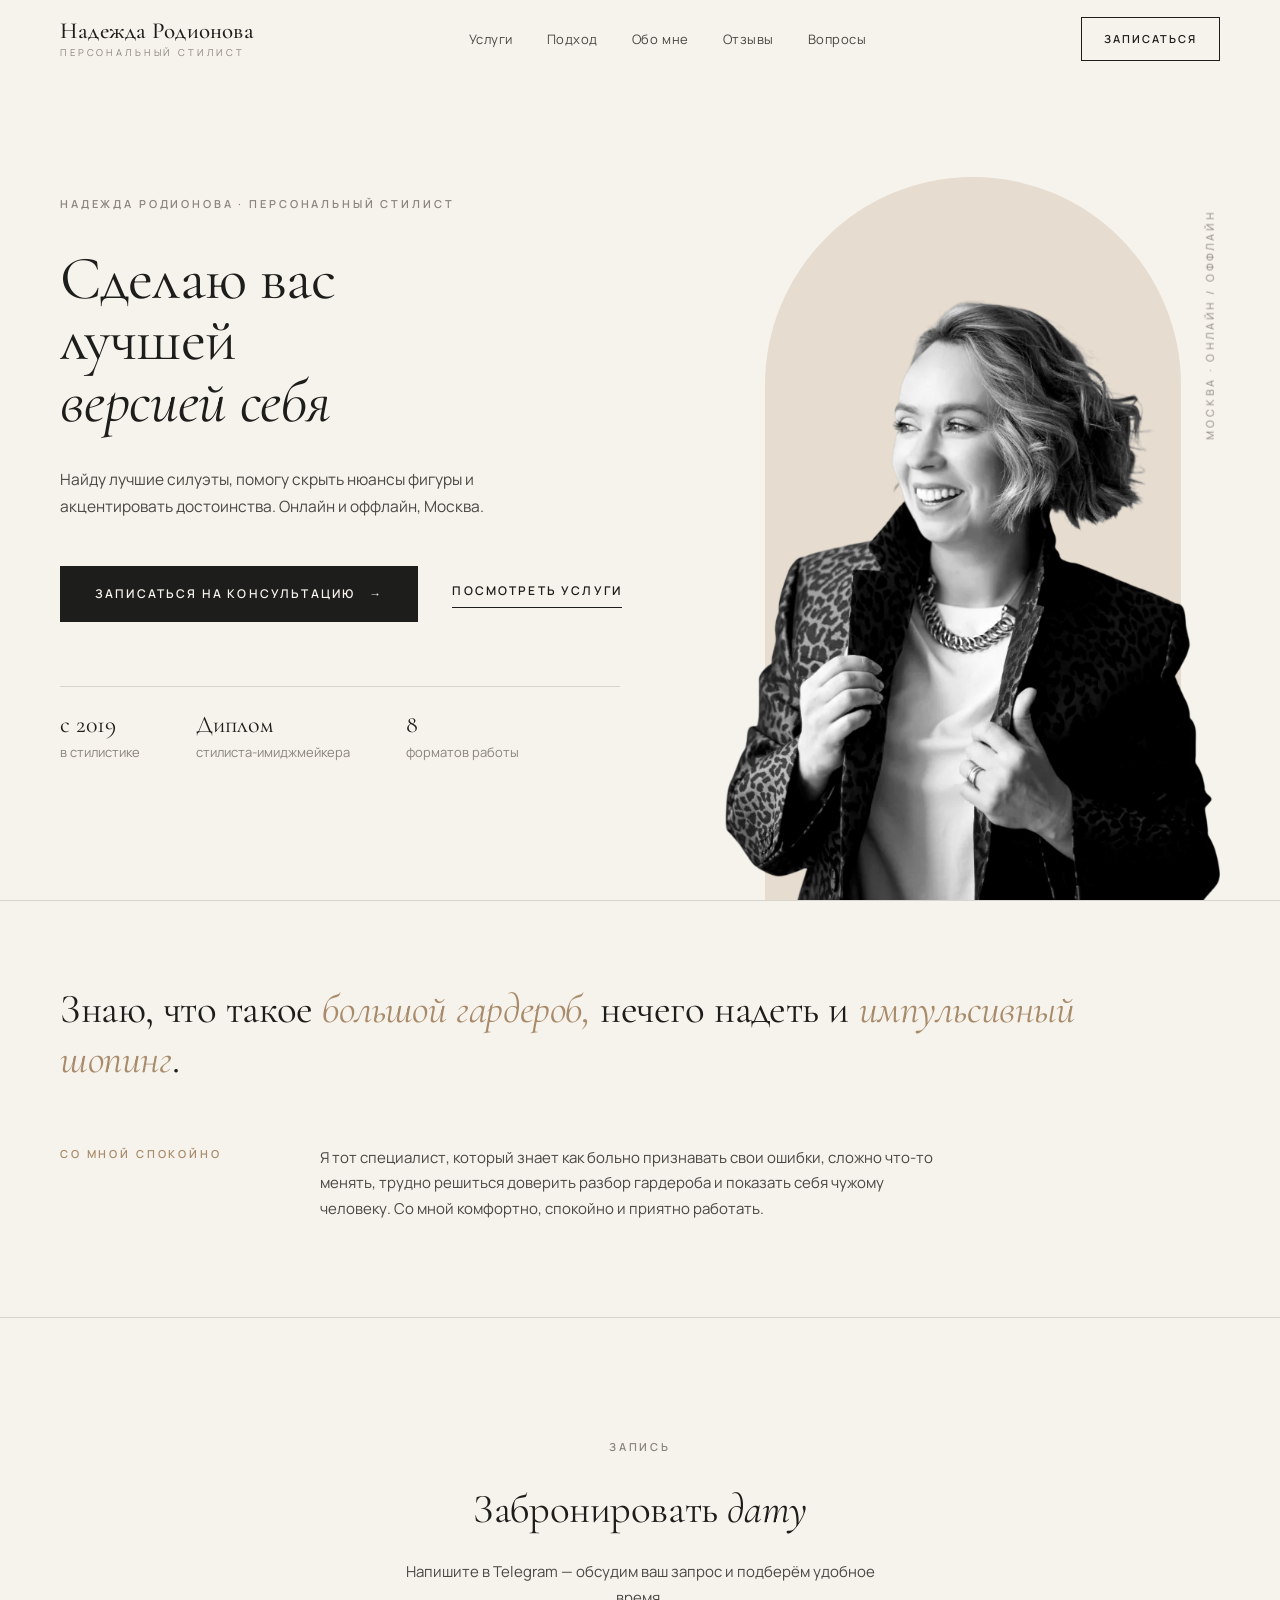
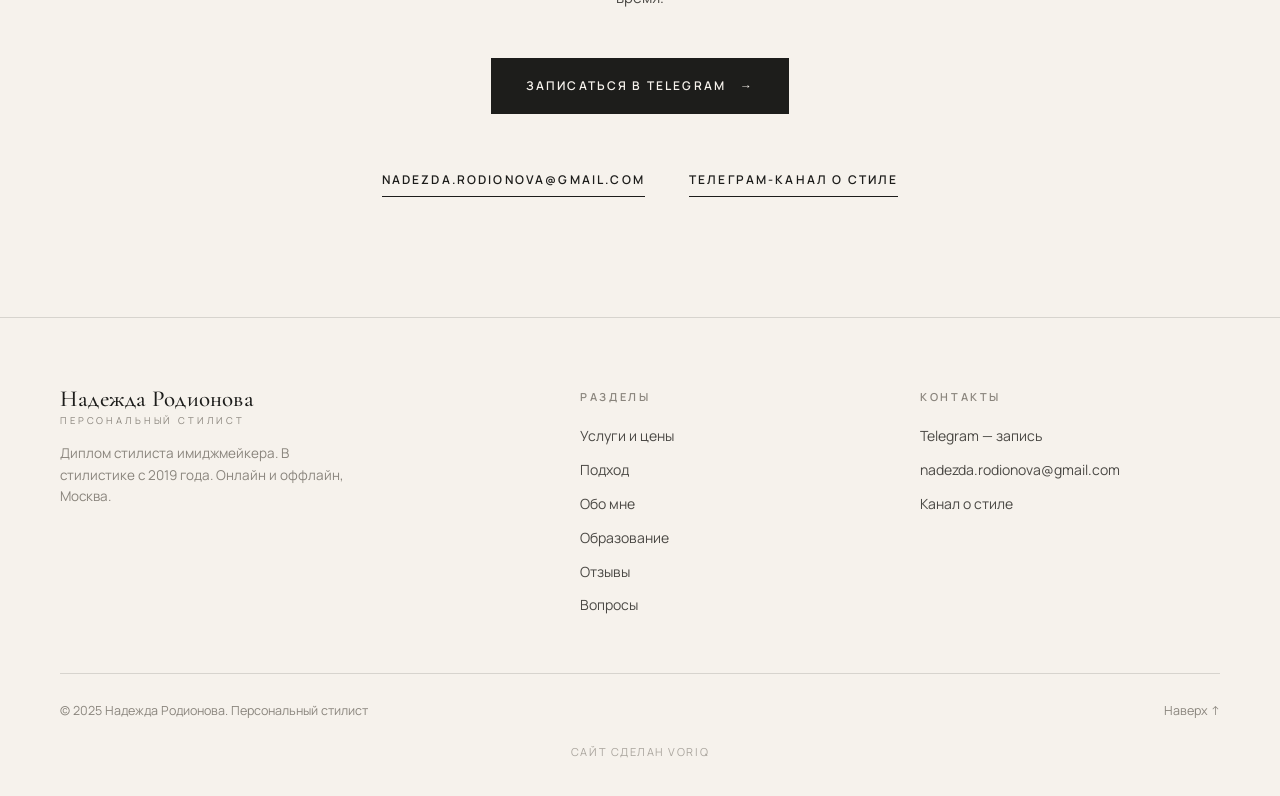
<file: index.html>
<!doctype html>
<html lang="ru">
<head>
<meta charset="utf-8">
<meta name="viewport" content="width=device-width, initial-scale=1">
<link rel="icon" href="data:image/svg+xml,%3Csvg xmlns=%22http://www.w3.org/2000/svg%22 viewBox=%220 0 64 64%22%3E%3Crect width=%2264%22 height=%2264%22 fill=%22%231D1D1B%22/%3E%3Ctext x=%2232%22 y=%2245%22 font-family=%22Georgia,serif%22 font-size=%2238%22 fill=%22%23F6F2EC%22 text-anchor=%22middle%22%3E%D0%9D%3C/text%3E%3C/svg%3E">
<title>Персональный стилист | Надежда Родионова</title>
<meta name="description" content="Надежда Родионова — персональный стилист в Москве с 2019 года. Разбор гардероба, шоппинг-сопровождение, стилизация, удалённый шоппинг, консультации онлайн.">
<meta property="og:title" content="Надежда Родионова — персональный стилист">
<meta property="og:description" content="Моя цель — сделать вас лучшей версией себя.">
<meta property="og:image" content="img/hero-portrait.png">
<meta name="theme-color" content="#F6F2EC">
<link rel="stylesheet" href="fonts/fonts.css">
<script>document.documentElement.classList.add("js");setTimeout(function(){if(!window.__rv)document.documentElement.classList.add("rv-off")},2500)</script>
<style>
:root{
  --bg:#F6F2EC;        /* milk */
  --bg-2:#EFE9E1;      /* cream */
  --sand:#E6DCCF;      /* beige plate */
  --ink:#1D1D1B;       /* graphite black */
  --ink-2:#4A4844;
  --muted:#8A857D;
  --accent:#A88B6A;    /* natural beige accent */
  --line:rgba(29,29,27,.14);
  --serif:'Cormorant Garamond','Times New Roman',serif;
  --sans:'Manrope','Helvetica Neue',Arial,sans-serif;
  --wrap:1240px;
  --ease:cubic-bezier(.22,.8,.24,1);
}
*{box-sizing:border-box;margin:0;padding:0}
html{-webkit-text-size-adjust:100%;scroll-padding-top:80px;scroll-behavior:smooth}
html.lenis,html.lenis body{height:auto}
.lenis.lenis-smooth{scroll-behavior:auto!important}
.lenis.lenis-stopped{overflow:hidden}
body{font-family:var(--sans);font-weight:400;font-size:16px;line-height:1.7;color:var(--ink-2);background:var(--bg);overflow-x:hidden;-webkit-font-smoothing:antialiased}
img{max-width:100%;height:auto;display:block}
a{color:inherit;text-decoration:none}
button{font:inherit;color:inherit}
.wrap{max-width:var(--wrap);margin:0 auto;padding:0 40px}
.serif{font-family:var(--serif);font-weight:400;color:var(--ink);letter-spacing:-.01em;line-height:1.04}
.serif em{font-style:italic}
.label{display:block;font-size:11px;font-weight:600;letter-spacing:.26em;text-transform:uppercase;color:var(--muted)}
.label.n{color:var(--accent)}
.h2{font-size:clamp(40px,5vw,72px)}
.sec{padding:140px 0}
.rule{height:1px;background:var(--line);border:0}
.sec-head{display:grid;grid-template-columns:220px 1fr;gap:40px;margin-bottom:72px;align-items:baseline}
.sec-head p{margin-top:22px;max-width:560px;color:var(--ink-2)}

/* buttons: thin, quiet */
.btn{display:inline-flex;align-items:center;justify-content:center;gap:14px;height:56px;padding:0 34px;background:var(--ink);color:var(--bg);border:1px solid var(--ink);
  font-size:12px;font-weight:600;letter-spacing:.18em;text-transform:uppercase;cursor:pointer;transition:background .4s var(--ease),color .4s var(--ease)}
.btn:hover{background:transparent;color:var(--ink)}
.btn.line{background:transparent;color:var(--ink)}
.btn.line:hover{background:var(--ink);color:var(--bg)}
.btn .ar{display:inline-block;transition:transform .4s var(--ease)}
.btn:hover .ar{transform:translateX(4px)}
.link{display:inline-flex;gap:10px;align-items:center;font-size:12px;font-weight:600;letter-spacing:.18em;text-transform:uppercase;color:var(--ink);
  padding-bottom:6px;background:linear-gradient(var(--ink),var(--ink)) 0 100%/100% 1px no-repeat;transition:background-size .5s var(--ease)}
.link:hover{background-size:0 1px;background-position:100% 100%}

/* ---------- HEADER ---------- */
.hdr{position:fixed;top:0;left:0;right:0;z-index:50;transition:background .5s,border-color .5s;border-bottom:1px solid transparent}
.hdr.scrolled{background:rgba(246,242,236,.92);backdrop-filter:blur(14px);-webkit-backdrop-filter:blur(14px);border-bottom-color:var(--line)}
.hdr .wrap{display:flex;align-items:center;justify-content:space-between;height:78px;gap:30px}
.logo{display:flex;flex-direction:column;line-height:1}
.logo b{font-family:var(--serif);font-weight:500;font-size:23px;color:var(--ink);letter-spacing:.01em}
.logo span{font-size:9.5px;letter-spacing:.3em;text-transform:uppercase;color:var(--muted);margin-top:5px}
.menu{display:flex;gap:34px;font-size:13px;letter-spacing:.04em;color:var(--ink-2)}
.menu a{position:relative;padding:4px 0;transition:color .3s}
.menu a::after{content:"";position:absolute;left:0;right:100%;bottom:0;height:1px;background:var(--ink);transition:right .45s var(--ease)}
.menu a:hover{color:var(--ink)}.menu a:hover::after{right:0}
.hdr .btn{height:44px;padding:0 22px;font-size:11px}
.burger{display:none;width:44px;height:44px;border:0;background:none;cursor:pointer;position:relative}
.burger i{position:absolute;left:10px;right:10px;height:1px;background:var(--ink);transition:transform .4s var(--ease),top .4s var(--ease)}
.burger i:nth-child(1){top:18px}.burger i:nth-child(2){top:26px}
.nav-open .burger i:nth-child(1){top:22px;transform:rotate(45deg)}
.nav-open .burger i:nth-child(2){top:22px;transform:rotate(-45deg)}
.mnav{position:fixed;inset:0;z-index:49;background:var(--bg);padding:110px 24px 40px;display:flex;flex-direction:column;
  opacity:0;visibility:hidden;transition:opacity .45s var(--ease),visibility 0s linear .45s}
.mnav a:not(.btn){font-family:var(--serif);font-size:38px;color:var(--ink);padding:8px 0;border-bottom:1px solid var(--line);
  transform:translateY(10px);opacity:0;transition:transform .5s var(--ease),opacity .5s var(--ease)}
.mnav .btn{margin-top:auto}
.nav-open .mnav{opacity:1;visibility:visible;transition:opacity .45s var(--ease)}
.nav-open .mnav a{transform:none;opacity:1}
.nav-open .mnav a:nth-child(2){transition-delay:.04s}.nav-open .mnav a:nth-child(3){transition-delay:.08s}
.nav-open .mnav a:nth-child(4){transition-delay:.12s}.nav-open .mnav a:nth-child(5){transition-delay:.16s}.nav-open .mnav a:nth-child(6){transition-delay:.2s}

/* ---------- HERO ---------- */
.hero{min-height:100vh;min-height:100svh;padding-top:78px;display:flex}
.hero .wrap{flex:1;display:grid;grid-template-columns:minmax(0,1.1fr) minmax(0,.9fr);gap:60px;width:100%}
.hero-text{align-self:center;padding:50px 0 70px}
.hero .label{margin-bottom:34px}
.hero h1{font-size:clamp(52px,6.2vw,96px);line-height:1;margin-bottom:34px;max-width:12ch}
.hero .val{font-size:17px;line-height:1.75;max-width:430px;color:var(--ink-2);margin-bottom:46px}
.hero-cta{display:flex;align-items:center;gap:34px;flex-wrap:wrap}
.hero-meta{display:flex;gap:56px;margin-top:64px;padding-top:26px;border-top:1px solid var(--line);max-width:560px}
.hero-meta div{font-size:13px;line-height:1.5;color:var(--muted)}
.hero-meta b{display:block;font-family:var(--serif);font-weight:400;font-size:30px;color:var(--ink);margin-bottom:6px;line-height:1}
.hero-photo{position:relative;align-self:end;display:flex;justify-content:center;height:100%;min-height:560px}
.arch{position:absolute;left:8%;right:8%;bottom:0;top:12%;background:var(--sand);border-radius:999px 999px 0 0}
.hero-photo img{position:relative;align-self:flex-end;height:min(84vh,84svh,760px);width:auto;max-width:100%;object-fit:contain;object-position:bottom;filter:grayscale(1) contrast(1.04)}
.hero-photo .cap{position:absolute;right:0;top:16%;writing-mode:vertical-rl;transform:rotate(180deg);font-size:10.5px;letter-spacing:.3em;text-transform:uppercase;color:var(--muted)}

/* ---------- STATEMENT (problem) ---------- */
.statement{padding:150px 0 130px;border-top:1px solid var(--line)}
.statement .serif{font-size:clamp(32px,3.6vw,54px);line-height:1.18;max-width:1020px}
.statement .serif em{color:var(--accent)}
.st-foot{display:grid;grid-template-columns:220px 1fr;gap:40px;margin-top:60px}
.st-foot p{max-width:620px}

/* ---------- SERVICES (editorial list) ---------- */
.services{background:var(--bg-2)}
.srv{border-top:1px solid var(--line)}
.srv:last-of-type{border-bottom:1px solid var(--line)}
.srv summary{list-style:none;cursor:pointer;display:grid;grid-template-columns:60px minmax(0,1.3fr) minmax(0,1.2fr) 190px 40px;gap:24px;align-items:center;padding:34px 0;transition:padding .5s var(--ease)}
.srv summary::-webkit-details-marker{display:none}
.srv .no{font-size:12px;letter-spacing:.14em;color:var(--muted)}
.srv .nm{font-family:var(--serif);font-size:clamp(26px,2.4vw,36px);color:var(--ink);line-height:1.1;transition:transform .5s var(--ease)}
.srv .rs{font-size:14.5px;color:var(--ink-2);line-height:1.55}
.srv .pr{font-size:14px;font-weight:600;color:var(--ink);text-align:right;letter-spacing:.02em}
.srv .tg{justify-self:end;width:40px;height:40px;border:1px solid var(--line);border-radius:50%;position:relative;transition:transform .5s var(--ease),background .4s,border-color .4s}
.srv .tg::before,.srv .tg::after{content:"";position:absolute;left:50%;top:50%;width:12px;height:1px;background:var(--ink);transform:translate(-50%,-50%);transition:background .4s}
.srv .tg::after{transform:translate(-50%,-50%) rotate(90deg)}
.srv summary:hover .nm{transform:translateX(8px)}
.srv summary:hover .tg{border-color:var(--ink)}
.srv[open] .tg{transform:rotate(45deg);background:var(--ink);border-color:var(--ink)}
.srv[open] .tg::before,.srv[open] .tg::after{background:var(--bg)}
.srv-body{overflow:hidden}
.srv-in{padding:6px 0 56px 84px}
.svc-cta{display:flex;align-items:center;justify-content:space-between;gap:30px;margin-top:80px;flex-wrap:wrap}
.svc-cta .serif{font-size:clamp(28px,2.8vw,40px);max-width:620px}

/* service detail typography (shared with former dialogs) */
.cost-h{display:none}
.prices{display:flex;flex-wrap:wrap;gap:0;margin-bottom:40px;border-top:1px solid var(--line);border-bottom:1px solid var(--line)}
.price{display:flex;align-items:baseline;gap:8px;padding:18px 30px 18px 0;margin-right:30px;font-size:14px;line-height:1.5;color:var(--ink-2);max-width:340px}
.price+.price{padding-left:30px;border-left:1px solid var(--line)}
.price img{display:none}
.price em{font-style:normal;font-weight:600;color:var(--ink)}
.note-big{font-family:var(--serif);font-style:italic;color:var(--accent);font-size:24px;margin:-16px 0 32px}
.info{display:grid;grid-template-columns:1fr 1fr;gap:30px 70px}
.info h4{font-size:11px;font-weight:600;letter-spacing:.22em;text-transform:uppercase;color:var(--ink);margin:0 0 14px}
.info h4:not(:first-child){margin-top:30px}
.info ul{list-style:none;display:grid;gap:8px}
.info li{position:relative;padding-left:22px;font-size:15px;line-height:1.6}
.info li::before{content:"";position:absolute;left:0;top:.8em;width:10px;height:1px;background:var(--accent)}
.info p{font-size:15px;line-height:1.6}
.info .remark{grid-column:1/-1;border-left:1px solid var(--accent);padding:4px 0 4px 22px;font-size:14.5px;color:var(--ink-2)}
.actions{margin-top:40px}

/* ---------- PHILOSOPHY (b/w editorial) ---------- */
.philo{background:var(--ink);color:#E9E4DC;padding:140px 0}
.philo-grid{display:grid;grid-template-columns:minmax(0,1fr) minmax(0,1fr);gap:100px;align-items:start}
.philo .label{color:rgba(233,228,220,.5);margin-bottom:28px}
.philo .serif{color:#F6F2EC;font-size:clamp(34px,3.4vw,52px);line-height:1.12}
.philo .serif em{color:#CDB89C}
.principles{list-style:none;margin-top:8px;display:grid;gap:0;counter-reset:p}
.principles li{counter-increment:p;display:grid;grid-template-columns:44px 1fr;padding:18px 0;border-top:1px solid rgba(233,228,220,.16);font-size:15px;line-height:1.6;color:rgba(233,228,220,.86)}
.principles li::before{content:"0" counter(p);font-size:11px;letter-spacing:.16em;color:#CDB89C;padding-top:4px}

/* ---------- ABOUT ---------- */
.about-grid{display:grid;grid-template-columns:minmax(0,.9fr) minmax(0,1.1fr);gap:110px;align-items:center}
.about-photo{position:relative;background:var(--sand);aspect-ratio:4/5;display:flex;align-items:flex-end;justify-content:center;overflow:hidden}
.about-photo img{width:auto;height:88%;max-width:92%;object-fit:contain;object-position:bottom}
.about-photo .cap{position:absolute;left:22px;top:20px;font-size:10.5px;letter-spacing:.3em;text-transform:uppercase;color:var(--ink-2)}
.about-text .serif{margin:22px 0 34px}
.about-text p{font-size:15.5px;margin-top:16px;max-width:560px}
.facts{display:grid;grid-template-columns:repeat(3,1fr);margin-top:46px;border-top:1px solid var(--line)}
.facts div{padding:22px 20px 0 0;font-size:13px;line-height:1.5;color:var(--muted)}
.facts div+div{padding-left:20px;border-left:1px solid var(--line)}
.facts b{display:block;font-family:var(--serif);font-weight:400;font-size:24px;color:var(--ink);margin-bottom:6px;line-height:1.1}
.quote-line{margin-top:40px;font-family:var(--serif);font-style:italic;font-size:24px;line-height:1.35;color:var(--ink);max-width:520px}

/* ---------- EDUCATION (editorial index) ---------- */
.edu{display:grid;grid-template-columns:repeat(4,1fr);gap:26px;max-width:700px}
.edu button{border:0;background:none;padding:0;text-align:left;cursor:zoom-in}
.edu .fr{aspect-ratio:3/4;display:flex;align-items:center;justify-content:center;padding:0;overflow:hidden}
.edu img{width:100%;height:100%;object-fit:contain;transition:transform .9s var(--ease),opacity .6s,filter .6s}
.edu button:hover img{transform:scale(1.04)}
.edu .ec{display:block;margin-top:12px;font-size:10.5px;letter-spacing:.18em;text-transform:uppercase;color:var(--muted);transition:color .4s}
.edu button:hover .ec{color:var(--ink)}
.edu img{opacity:.92;filter:grayscale(.35)}
.edu button:hover img{opacity:1;filter:none}

/* ---------- REVIEWS (Tilda-like infinite slider, quiet) ---------- */
.reviews{background:var(--bg-2);overflow:hidden}
.slider{--sw:250px;--gap:max(28px,calc((100vw - var(--sw))/2 - var(--sw) - 70px));position:relative;margin:0 calc(50% - 50vw)}
.track{display:flex;align-items:center;gap:var(--gap);overflow-x:auto;scroll-snap-type:x mandatory;scroll-behavior:smooth;
  padding:0 calc(50% - var(--sw)/2) 34px;scrollbar-width:none;-webkit-overflow-scrolling:touch;overscroll-behavior-x:contain}
.track::-webkit-scrollbar{display:none}
.track>button{flex:0 0 var(--sw);height:280px;scroll-snap-align:center;border:0;padding:0;background:transparent;overflow:hidden;cursor:pointer;
  opacity:.3;filter:grayscale(1);transform:scale(.93);transition:transform .9s var(--ease),opacity .9s var(--ease),filter .9s var(--ease)}
.track>button.active{opacity:1;filter:none;transform:scale(1);cursor:zoom-in}
.track>button:not(.active):hover{opacity:.55}
.track.jumping>button{transition:none}
.track img{width:100%;height:100%;object-fit:contain}
.nav{position:absolute;left:0;right:0;top:calc(50% - 37px);display:flex;justify-content:center;gap:calc(var(--sw) + 56px);pointer-events:none;z-index:2}
.nav button{pointer-events:auto;width:44px;height:44px;border-radius:50%;border:1px solid var(--line);background:var(--bg);color:var(--ink);cursor:pointer;
  display:grid;place-items:center;transition:background .4s,color .4s,border-color .4s}
.nav button:hover{background:var(--ink);color:var(--bg);border-color:var(--ink)}
.nav svg{width:15px;height:15px}
.dots{display:flex;justify-content:center;align-items:center;gap:12px;font-size:12px;letter-spacing:.14em;color:var(--muted)}
.dots i{width:24px;height:1px;background:var(--line);cursor:pointer;transition:background .4s,width .4s var(--ease)}
.dots i.on{background:var(--ink);width:44px}

/* ---------- BLOG ---------- */
.blog{display:grid;grid-template-columns:220px 1fr auto;gap:40px;align-items:center;padding:70px 0;border-top:1px solid var(--line);border-bottom:1px solid var(--line)}
.blog .serif{font-size:clamp(28px,2.8vw,42px);max-width:680px}
.blog p{margin-top:12px;color:var(--muted);font-size:14px}

/* ---------- FAQ ---------- */
.faq-grid{display:grid;grid-template-columns:minmax(0,.8fr) minmax(0,1.2fr);gap:100px;align-items:start}
.qa{border-top:1px solid var(--line)}
.qa:last-child{border-bottom:1px solid var(--line)}
.qa summary{list-style:none;cursor:pointer;display:flex;justify-content:space-between;align-items:center;gap:24px;padding:28px 0;font-family:var(--serif);font-size:24px;line-height:1.25;color:var(--ink)}
.qa summary::-webkit-details-marker{display:none}
.qa summary i{flex:none;width:14px;height:14px;position:relative;transition:transform .5s var(--ease)}
.qa summary i::before,.qa summary i::after{content:"";position:absolute;left:0;right:0;top:50%;height:1px;background:var(--ink)}
.qa summary i::after{transform:rotate(90deg)}
.qa[open] summary i{transform:rotate(45deg)}
.qa .a{overflow:hidden;padding:0 60px 28px 0;font-size:15.5px}
.qa .a p+p{margin-top:10px}

/* ---------- CONTACT ---------- */
.contact{text-align:center;padding:160px 0}
.contact .label{margin-bottom:30px}
.contact .serif{font-size:clamp(46px,6vw,92px);margin:0 auto;max-width:900px}
.contact p.sub{max-width:480px;margin:28px auto 48px}
.ct-row{display:flex;justify-content:center;gap:16px;flex-wrap:wrap}
.ct-links{display:flex;justify-content:center;gap:44px;margin-top:56px;flex-wrap:wrap}

/* ---------- FOOTER ---------- */
footer{border-top:1px solid var(--line);padding:70px 0 34px;font-size:14px}
.ft-grid{display:grid;grid-template-columns:1.6fr 1fr 1fr;gap:40px;padding-bottom:56px}
footer p{margin-top:18px;max-width:300px;color:var(--muted);font-size:13.5px;line-height:1.6}
footer h4{font-size:11px;letter-spacing:.24em;text-transform:uppercase;color:var(--muted);font-weight:600;margin-bottom:18px}
footer ul{list-style:none;display:grid;gap:10px}
footer ul a{transition:color .3s}footer ul a:hover{color:var(--accent)}
.made-by{margin-top:22px;text-align:center;font-size:11px;letter-spacing:.14em;text-transform:uppercase;color:var(--muted);opacity:.7}
.made-by a{transition:color .3s,opacity .3s}.made-by a:hover{color:var(--ink);opacity:1}
.ft-bot{padding-top:26px;border-top:1px solid var(--line);display:flex;justify-content:space-between;gap:20px;flex-wrap:wrap;color:var(--muted);font-size:12.5px}


/* ---------- TRUST: education + reviews in one block ---------- */
.trust{background:var(--bg-2);overflow:hidden}
.trust-grid{display:grid;grid-template-columns:minmax(0,1fr) minmax(0,1fr);gap:90px;align-items:start}
.trust-col{min-width:0}
.t-h{font-size:clamp(34px,3.2vw,48px);margin:18px 0 44px}
.trust .edu{grid-template-columns:repeat(2,1fr);max-width:none;gap:28px 24px}
.trust .edu .fr{aspect-ratio:4/3;background:var(--bg);padding:12px}
.trust .slider{margin:0;--sw:250px;--gap:24px}
.trust .track{padding:0 calc(50% - var(--sw)/2) 30px;cursor:grab;user-select:none;
  -webkit-mask-image:linear-gradient(90deg,transparent,#000 14%,#000 86%,transparent);mask-image:linear-gradient(90deg,transparent,#000 14%,#000 86%,transparent)}
.trust .track.dragging{cursor:grabbing;scroll-snap-type:none!important;scroll-behavior:auto!important}
.trust .track img{pointer-events:none;-webkit-user-drag:none}
.trust .nav{gap:calc(var(--sw) + 36px)}
.slider:focus-visible{outline:1px solid var(--accent);outline-offset:8px}
.trust .track>button{height:372px}
@media (max-width:900px){
  .trust-grid{grid-template-columns:1fr;gap:80px}
  .trust .slider{margin:0 -24px}
  .trust .track{-webkit-mask-image:none;mask-image:none}
}
@media (max-width:600px){
  .trust .slider{margin:0 -20px;--sw:62vw;--gap:14px}
  .trust .edu{grid-template-columns:repeat(4,1fr);gap:10px}
  .trust .edu .fr{aspect-ratio:3/4;padding:4px}
  .trust .track>button{height:280px}
  .t-h{margin-bottom:30px}
}


/* ---------- QUALIFICATION (main page, text only) ---------- */
.qual{padding-top:40px}
.q-list{list-style:none;border-top:1px solid var(--line);margin-left:260px}
.q-list li{display:grid;grid-template-columns:120px 1fr;gap:30px;padding:26px 0;border-bottom:1px solid var(--line);align-items:baseline}
.q-y{font-size:12px;font-weight:600;letter-spacing:.16em;text-transform:uppercase;color:var(--accent)}
.q-t{font-family:var(--serif);font-size:clamp(22px,2vw,28px);color:var(--ink);line-height:1.2}
.q-t small{display:block;font-family:var(--sans);font-size:13.5px;color:var(--muted);margin-top:8px;line-height:1.5}
.q-cta{display:flex;align-items:center;gap:28px;margin:48px 0 0 260px;flex-wrap:wrap}
.q-note{font-size:12px;letter-spacing:.14em;text-transform:uppercase;color:var(--muted)}
@media (max-width:900px){.q-list,.q-cta{margin-left:0}}
@media (max-width:600px){.q-list li{grid-template-columns:1fr;gap:8px;padding:22px 0}.q-cta .btn{width:100%}.q-cta{justify-content:center}}

/* toast: «почта скопирована» (desktop) */
.toast{position:fixed;left:50%;bottom:32px;z-index:120;transform:translate(-50%,16px);opacity:0;pointer-events:none;
  background:var(--ink);color:var(--bg);padding:14px 22px;font-size:13px;letter-spacing:.02em;line-height:1.4;display:flex;gap:12px;align-items:center;
  transition:opacity .45s var(--ease),transform .45s var(--ease);white-space:nowrap}
.toast.on{opacity:1;transform:translate(-50%,0)}
.toast b{font-weight:600}
.toast i{font-style:normal;color:var(--accent)}

/* mobile sticky booking */
.mbook{position:fixed;left:16px;right:16px;bottom:16px;z-index:40;display:none;transform:translateY(140%);transition:transform .6s var(--ease)}
.mbook.on{transform:none}
.mbook .btn{width:100%}

/* lightbox */
.lb{position:fixed;inset:0;z-index:100;background:rgba(246,242,236,.97);display:flex;align-items:center;justify-content:center;padding:40px;cursor:zoom-out;
  opacity:0;visibility:hidden;transition:opacity .5s var(--ease),visibility 0s linear .5s}
.lb.on{opacity:1;visibility:visible;transition:opacity .5s var(--ease)}
.lb img{max-width:100%;max-height:100%;transform:scale(.96);transition:transform .7s var(--ease)}
.lb.on img{transform:none}

/* reveal */
.rv{opacity:0;transform:translateY(24px);transition:opacity 1.1s var(--ease) var(--d,0s),transform 1.1s var(--ease) var(--d,0s)}
.rv.in{opacity:1;transform:none}
.hero-text>*{animation:rise 1.1s var(--ease) both}
.hero-text>*:nth-child(2){animation-delay:.08s}.hero-text>*:nth-child(3){animation-delay:.16s}
.hero-text>*:nth-child(4){animation-delay:.24s}.hero-text>*:nth-child(5){animation-delay:.32s}
.arch{animation:archIn 1.4s var(--ease) both}
.hero-photo img{animation:rise 1.3s var(--ease) .25s both}
@keyframes rise{from{opacity:0;transform:translateY(22px)}to{opacity:1;transform:none}}
@keyframes archIn{from{opacity:0;transform:scaleY(.9);transform-origin:bottom}to{opacity:1;transform:none}}

/* ---------- RESPONSIVE ---------- */
@media (max-width:1100px){
  .menu{gap:22px}
  .srv summary{grid-template-columns:44px minmax(0,1fr) 150px 40px}
  .srv .rs{display:none}
  .srv-in{padding-left:68px}
  .edu{grid-template-columns:repeat(2,1fr)}
}
@media (max-width:900px){
  .wrap{padding:0 24px}
  .menu,.hdr .btn{display:none}
  .burger{display:block}
  .sec{padding:96px 0}
  .sec-head{grid-template-columns:1fr;gap:16px;margin-bottom:48px}
  .hero{min-height:0}
  .hero .wrap{grid-template-columns:minmax(0,1fr);gap:0}
  .hero-photo{order:1;min-height:0;margin:10px auto 0;width:min(420px,100%)}
  .hero-photo img{height:auto;width:86%}
  .hero-photo .cap{display:none}
  .hero-text{order:2;padding:44px 0 72px}
  .hero .label{margin-bottom:22px}
  .hero-meta{gap:30px;margin-top:56px}
  .statement{padding:100px 0 90px}
  .st-foot{grid-template-columns:1fr;gap:14px;margin-top:40px}
  .philo{padding:90px 0}
  .philo-grid{grid-template-columns:1fr;gap:40px}
  .about-grid{grid-template-columns:1fr;gap:54px}
  .about-photo{max-width:460px}
  .blog{grid-template-columns:1fr;gap:22px;padding:56px 0}
  .faq-grid{grid-template-columns:1fr;gap:36px}
  .info{grid-template-columns:1fr;gap:10px}
  .contact{padding:110px 0}
  .ft-grid{grid-template-columns:1fr 1fr}
  .ft-grid>div:first-child{grid-column:1/-1}
  .mbook{display:block}
  footer{padding-bottom:100px}
}
@media (max-width:600px){
  .wrap{padding:0 20px}
  .hero h1{font-size:clamp(44px,12.4vw,60px)}
  .hero .val{font-size:16px;margin-bottom:36px}
  .hero-cta{flex-direction:column;align-items:stretch;gap:20px}
  .hero-cta .link{align-self:center}
  .hero-meta{gap:18px}
  .hero-meta b{font-size:24px}
  .hero-meta div{font-size:12px}
  .srv summary{grid-template-columns:30px minmax(0,1fr) 34px;gap:12px;padding:26px 0}
  .srv .pr{grid-column:2;grid-row:2;text-align:left;font-size:13px;font-weight:500;color:var(--accent);margin-top:-6px}
  .srv .tg{grid-column:3;grid-row:1/3;width:34px;height:34px}
  .srv .nm{font-size:25px}
  .srv-in{padding:0 0 44px}
  .price{padding:14px 0!important;margin:0!important;border-left:0!important;max-width:none;width:100%}
  .price+.price{border-top:1px solid var(--line)}
  .svc-cta{margin-top:56px}
  .svc-cta .btn{width:100%}
  .facts{grid-template-columns:1fr}
  .facts div{padding:18px 0!important;border-left:0!important;border-bottom:1px solid var(--line)}
  .edu{gap:18px}
  .edu .fr{padding:12px}
  .edu .ec b{font-size:17px}
  .slider{--sw:60vw;--gap:14px}
  .track>button{height:260px}
  .edu{grid-template-columns:repeat(4,1fr);gap:10px}
  .edu .ec{display:none}
  .nav{display:none}
  .qa summary{font-size:21px;padding:24px 0}
  .qa .a{padding-right:0}
  .contact .serif{font-size:clamp(42px,12vw,60px)}
  .ct-row .btn{width:100%}
  .ct-links{gap:22px;flex-direction:column}
  .ft-grid{grid-template-columns:1fr}
}

html:not(.js) .rv,.rv-off .rv{opacity:1!important;transform:none!important;transition:none!important}

/* ONE SIZE for all section headings (Cormorant kept), everything a bit smaller */
:root{--h:clamp(30px,3.2vw,46px)}
body{font-size:15px;line-height:1.7}
.serif{line-height:1.08}
.hero h1{font-size:clamp(42px,4.8vw,70px)}
.hero .val{font-size:15.5px}
.hero-meta b{font-size:24px}
.h2,.t-h,.contact .serif,.philo .serif,.statement .serif,.page-top h1{font-size:var(--h)!important}
.statement .serif{line-height:1.22}
.srv .nm{font-size:clamp(21px,1.8vw,26px)}
.svc-cta .serif,.blog .serif{font-size:clamp(22px,2vw,28px)}
.q-t{font-size:clamp(19px,1.6vw,22px)}
.qa summary{font-size:20px}
.quote-line{font-size:20px}
.facts b{font-size:21px}
.mnav a:not(.btn){font-size:32px}
@media (max-width:600px){:root{--h:30px}.hero h1{font-size:clamp(38px,10.5vw,46px)}.srv .nm{font-size:21px}.qa summary{font-size:18px}}

/* «Подход» in the site colours (light, not dark) */
.philo{background:var(--bg-2)!important;color:var(--ink-2)!important}
.philo .label{color:var(--accent)!important}
.philo .serif{color:var(--ink)!important}
.philo .serif em{color:var(--accent)!important}
.principles li{border-top-color:var(--line)!important;color:var(--ink-2)!important}
.principles li:last-child{border-bottom:1px solid var(--line)}
.principles li::before{color:var(--accent)!important}
.philo .crumb{color:var(--muted)!important}
.crumb-row{margin-bottom:6px}
/* «Обо мне»: text on the left, photo on the right */
@media (min-width:901px){
  .about-grid{grid-template-columns:minmax(0,1.15fr) minmax(0,.85fr)!important;gap:90px!important;align-items:center}
  .about-text{order:1}.about-photo{order:2}
}
.about-photo{max-width:480px;justify-self:end}
#about.page-first{padding-top:150px!important}


/* «Обо мне»: real photo (pink suit), full frame */
.about-photo{background:none!important;aspect-ratio:2/3!important;display:block!important;overflow:hidden}
.about-photo img{width:100%!important;height:100%!important;max-width:none!important;object-fit:cover!important;object-position:50% 20%!important;transition:transform 1.6s var(--ease)}
.about-photo:hover img{transform:scale(1.02)}
/* «Подход»: b/w photo under the heading */
.philo-img{margin:44px 0 0;overflow:hidden;aspect-ratio:3/2}
.philo-img img{width:100%;height:100%;object-fit:cover;object-position:40% 35%;filter:grayscale(1)}
@media (max-width:900px){.philo-img{margin-top:30px}.about-photo{max-width:420px!important;justify-self:start}}

/* 3 diplomas in one row */
.trust .edu{grid-template-columns:repeat(3,1fr)!important}

/* multipage */
.menu a.on{color:var(--ink)}.menu a.on::after{right:0}
.page-first{padding-top:190px!important}
.philo.page-first{padding-top:200px!important}
.crumb{display:inline-flex;gap:10px;font-size:11px;font-weight:600;letter-spacing:.22em;text-transform:uppercase;color:var(--muted);margin-bottom:26px}
.crumb a{transition:color .3s}.crumb a:hover{color:var(--ink)}
.philo .crumb{color:rgba(233,228,220,.5)}
.trust{background:var(--bg)}
.statement{padding:84px 0 96px!important}
.contact{padding:120px 0!important}
.next-pages{display:flex;justify-content:center;gap:34px;flex-wrap:wrap;margin-top:44px}
@media (max-width:900px){.page-first{padding-top:120px!important}.statement{padding:64px 0 72px!important}.contact{padding:90px 0!important}}
@media (max-width:600px){.trust .edu{grid-template-columns:repeat(3,1fr)!important;gap:22px 12px!important}.trust .edu .fr{aspect-ratio:3/4;padding:8px}.edu .ec{display:block!important;font-size:10px}}

/* compatibility: older Safari (macOS ≤ 10.15) has no WebP and no aspect-ratio */
picture{display:contents}
.mnav,.lb{top:0;right:0;bottom:0;left:0}
@supports not (aspect-ratio:1/1){
  .about-photo,.philo-img,.edu .fr,.dipl>button,.philo-photo{aspect-ratio:auto!important;height:auto!important}
  .about-photo img,.philo-img img,.edu img{height:auto!important;position:static!important}
  .hero-photo img{height:auto!important;max-height:84vh}
}
</style>
</head>
<body>

<header class="hdr" id="hdr">
  <div class="wrap">
    <a class="logo" href="#top" aria-label="На главную"><b>Надежда Родионова</b><span>персональный стилист</span></a>
    <nav class="menu" aria-label="Меню">
      <a href="services.html">Услуги</a><a href="approach.html">Подход</a><a href="about.html">Обо мне</a><a href="reviews.html">Отзывы</a><a href="faq.html">Вопросы</a>
    </nav>
    <a class="btn line" href="https://t.me/Nadezhda_my_style" target="_blank" rel="noopener">Записаться</a>
    <button class="burger" id="burger" aria-label="Меню" aria-expanded="false"><i></i><i></i></button>
  </div>
</header>
<nav class="mnav" id="mnav" aria-label="Мобильное меню">
  <a href="services.html">Услуги</a><a href="approach.html">Подход</a><a href="about.html">Обо мне</a><a href="reviews.html">Отзывы</a><a href="faq.html">Вопросы</a>
  <a class="btn" href="https://t.me/Nadezhda_my_style" target="_blank" rel="noopener">Записаться на консультацию</a>
</nav>

<main>
<section class="hero" id="top">
  <div class="wrap">
    <div class="hero-text">
      <span class="label">Надежда Родионова · Персональный стилист</span>
      <h1 class="serif">Сделаю вас лучшей <em>версией себя</em></h1>
      <p class="val">Найду лучшие силуэты, помогу скрыть нюансы фигуры и акцентировать достоинства. Онлайн и оффлайн, Москва.</p>
      <div class="hero-cta">
        <a class="btn" href="https://t.me/Nadezhda_my_style" target="_blank" rel="noopener">Записаться на консультацию <span class="ar">→</span></a>
        <a class="link" href="services.html">Посмотреть услуги</a>
      </div>
      <div class="hero-meta">
        <div><b>с 2019</b>в стилистике</div>
        <div><b>Диплом</b>стилиста-имиджмейкера</div>
        <div><b>8</b>форматов работы</div>
      </div>
    </div>
    <div class="hero-photo">
      <div class="arch" aria-hidden="true"></div>
      <picture><source srcset="img/hero-portrait.webp" type="image/webp"><img src="img/hero-portrait.png" width="650" height="788" alt="Надежда Родионова, персональный стилист" fetchpriority="high"></picture>
      <span class="cap">Москва · онлайн / оффлайн</span>
    </div>
  </div>
</section>

<section class="statement">
  <div class="wrap">
    <p class="serif rv">Знаю, что такое <em>большой гардероб,</em> нечего надеть и <em>импульсивный шопинг</em>.</p>
    <div class="st-foot rv">
      <span class="label n">Со мной спокойно</span>
      <p>Я тот специалист, который знает как больно признавать свои ошибки, сложно что-то менять, трудно решиться доверить разбор гардероба и показать себя чужому человеку. Со мной комфортно, спокойно и приятно работать.</p>
    </div>
  </div>
</section>

<section class="contact" id="contact" style="border-top:1px solid var(--line)">
  <div class="wrap">
    <span class="label rv">Запись</span>
    <h2 class="serif rv">Забронировать <em>дату</em></h2>
    <p class="sub rv">Напишите в Telegram — обсудим ваш запрос и подберём удобное время.</p>
    <div class="ct-row rv">
      <a class="btn" href="https://t.me/Nadezhda_my_style" target="_blank" rel="noopener">Записаться в Telegram <span class="ar">→</span></a>
    </div>
    <div class="ct-links rv">
      <a class="link" href="mailto:nadezda.rodionova@gmail.com">nadezda.rodionova@gmail.com</a>
      <a class="link" href="https://t.me/yourwindofchange" target="_blank" rel="noopener">Телеграм-канал о стиле</a>
    </div>
  </div>
</section>
</main>

<footer>
  <div class="wrap">
    <div class="ft-grid">
      <div><a class="logo" href="#top"><b>Надежда Родионова</b><span>персональный стилист</span></a><p>Диплом стилиста имиджмейкера. В стилистике с 2019 года. Онлайн и оффлайн, Москва.</p></div>
      <div><h4>Разделы</h4><ul><li><a href="services.html">Услуги и цены</a></li><li><a href="approach.html">Подход</a></li><li><a href="about.html">Обо мне</a></li><li><a href="about.html#education">Образование</a></li><li><a href="reviews.html">Отзывы</a></li><li><a href="faq.html">Вопросы</a></li></ul></div>
      <div><h4>Контакты</h4><ul><li><a href="https://t.me/Nadezhda_my_style" target="_blank" rel="noopener">Telegram — запись</a></li><li><a href="mailto:nadezda.rodionova@gmail.com">nadezda.rodionova@gmail.com</a></li><li><a href="https://t.me/yourwindofchange" target="_blank" rel="noopener">Канал о стиле</a></li></ul></div>
    </div>
    <div class="ft-bot"><span>© 2025 Надежда Родионова. Персональный стилист</span><a href="#top">Наверх ↑</a></div>
    <div class="made-by"><a href="https://voriq.ru/" target="_blank" rel="noopener">Сайт сделан Voriq</a></div>
  </div>
</footer>

<div class="mbook" id="mbook"><a class="btn" href="https://t.me/Nadezhda_my_style" target="_blank" rel="noopener">Записаться на консультацию</a></div>
<div class="lb" id="lb" role="dialog" aria-label="Просмотр изображения"><img alt=""></div>

<script src="js/lenis.min.js"></script>
<script>
// smooth wheel scrolling (responsive, not sluggish)
let lenis=null;
if(window.Lenis){
  lenis=new Lenis({lerp:0.16,smoothWheel:true,wheelMultiplier:1.15});
  const raf=t=>{lenis.raf(t);requestAnimationFrame(raf)};requestAnimationFrame(raf);
}
const lockScroll=on=>{if(lenis)on?lenis.stop():lenis.start();};
document.addEventListener('click',e=>{
  const a=e.target.closest('a[href^="#"]'); if(!a)return;
  const id=a.getAttribute('href'); const t=id==='#top'||id==='#'?document.body:document.querySelector(id); if(!t)return;
  e.preventDefault(); document.body.classList.remove('nav-open'); if(lenis)lenis.start();
  if(lenis) lenis.scrollTo(t===document.body?0:t,{offset:t===document.body?0:-78,duration:1.4,easing:x=>1-Math.pow(1-x,4)});
  else (t===document.body?window.scrollTo({top:0,behavior:'smooth'}):t.scrollIntoView({behavior:'smooth'}));
  history.replaceState(null,'',id==='#top'?location.pathname:id);
});

// header + mobile menu + sticky booking
const hdr=document.getElementById('hdr'), mbook=document.getElementById('mbook'), hero=document.getElementById('top');
const onY=()=>{const y=scrollY;hdr.classList.toggle('scrolled',y>20);mbook.classList.toggle('on',y>hero.offsetHeight*.8&&y<document.body.scrollHeight-innerHeight*1.6);};
addEventListener('scroll',onY,{passive:true});onY();
const burger=document.getElementById('burger');
const setNav=o=>{document.body.classList.toggle('nav-open',o);burger.setAttribute('aria-expanded',o);lockScroll(o);};
burger.addEventListener('click',()=>setNav(!document.body.classList.contains('nav-open')));
document.querySelectorAll('#mnav a').forEach(a=>a.addEventListener('click',()=>setNav(false)));

// lightbox
const lb=document.getElementById('lb'),lbi=lb.querySelector('img');
const openLb=src=>{lbi.src=src;lb.classList.add('on');lockScroll(true);};
const closeLb=()=>{if(!lb.classList.contains('on'))return;lb.classList.remove('on');lockScroll(false);};
lb.addEventListener('click',closeLb);
addEventListener('keydown',e=>{if(e.key==='Escape'){closeLb();setNav(false);}});
document.querySelectorAll('.edu [data-lb]').forEach(b=>b.addEventListener('click',()=>openLb(b.dataset.lb)));

// accordions (services + FAQ): smooth height, one open per group
const animDet=(d,open)=>{
  const body=d.querySelector('.srv-body,.a');
  if(open){d.open=true;const h=body.scrollHeight;body.animate([{height:'0px',opacity:0},{height:h+'px',opacity:1}],{duration:560,easing:'cubic-bezier(.22,.8,.24,1)'});}
  else{const h=body.scrollHeight;const an=body.animate([{height:h+'px',opacity:1},{height:'0px',opacity:0}],{duration:380,easing:'ease'});an.onfinish=()=>{d.open=false;};}
};
['.srv','.qa'].forEach(sel=>{
  const group=[...document.querySelectorAll(sel)];
  group.forEach(d=>d.querySelector('summary').addEventListener('click',e=>{
    e.preventDefault();
    if(d.open){animDet(d,false);return;}
    group.forEach(o=>{if(o!==d&&o.open)animDet(o,false);});
    animDet(d,true);
    if(sel==='.srv'&&lenis)setTimeout(()=>lenis.scrollTo(d,{offset:-90,duration:1}),120);
  }));
});

// reviews: infinite centred slider (neighbours faded)
const ARROW='<svg viewBox="0 0 24 24" fill="none" stroke="currentColor" stroke-width="1.5" stroke-linecap="round" stroke-linejoin="round"><path d="M15 5l-7 7 7 7"/></svg>';
document.querySelectorAll('.track').forEach(tr=>{
  const nav=document.querySelector('.nav[data-for="'+tr.id+'"]'), dots=document.querySelector('.dots[data-for="'+tr.id+'"]');
  const orig=[...tr.children], N=orig.length;
  const mk=el=>{const c=el.cloneNode(true);c.setAttribute('aria-hidden','true');c.tabIndex=-1;return c;};
  orig.slice().reverse().forEach(el=>tr.prepend(mk(el))); orig.forEach(el=>tr.append(mk(el)));
  const all=[...tr.children];
  nav.innerHTML='<button aria-label="Назад">'+ARROW+'</button><button aria-label="Вперёд" style="transform:scaleX(-1)">'+ARROW+'</button>';
  dots.innerHTML=orig.map((_,i)=>'<i role="button" aria-label="Отзыв '+(i+1)+'"></i>').join('');
  const [prev,next]=nav.children; let cur=-1, endT=0, target=null, targetT=0;
  const leftOf=i=>all[i].offsetLeft-(tr.clientWidth-all[i].offsetWidth)/2;
  const go=i=>{i=Math.max(0,Math.min(all.length-1,i));target=i;targetT=Date.now();tr.scrollTo({left:leftOf(i),behavior:'smooth'});};
  const nearest=()=>{const c=tr.scrollLeft+tr.clientWidth/2;let b=0,bd=1e9;all.forEach((it,i)=>{const d=Math.abs(it.offsetLeft+it.offsetWidth/2-c);if(d<bd){bd=d;b=i;}});return b;};
  const base=()=>(target!==null&&Date.now()-targetT<900)?target:nearest();
  const setActive=i=>{cur=i;all.forEach((it,k)=>it.classList.toggle('active',k===i));[...dots.children].forEach((d,k)=>d.classList.toggle('on',k===i%N));};
  const jump=i=>{tr.classList.add('jumping');tr.style.scrollBehavior='auto';tr.style.scrollSnapType='none';tr.scrollLeft=leftOf(i);setActive(i);
    setTimeout(()=>{tr.style.scrollBehavior='';tr.style.scrollSnapType='';tr.classList.remove('jumping');},50);};
  const settle=()=>{target=null;const i=nearest();if(i<N||i>=2*N)jump(i%N+N);else if(i!==cur)setActive(i);};
  const onScroll=()=>{const i=nearest();if(i!==cur)setActive(i);clearTimeout(endT);endT=setTimeout(settle,160);};
  prev.onclick=()=>go(base()-1); next.onclick=()=>go(base()+1);
  [...dots.children].forEach((d,i)=>d.onclick=()=>{const b=base();go(b-(b%N)+i);});
  all.forEach((it,i)=>it.addEventListener('click',()=>{i===nearest()?openLb(it.dataset.lb):go(i);}));
  tr.addEventListener('scroll',onScroll,{passive:true});
  addEventListener('resize',()=>jump(cur%N+N));
  // desktop comfort: drag with the mouse, ← → keys, horizontal trackpad swipe works natively
  let dx=0,startX=0,startL=0,startI=0,down=false,moved=false;
  tr.addEventListener('pointerdown',e=>{if(e.pointerType!=='mouse'||e.button!==0)return;down=true;moved=false;startX=e.clientX;startL=tr.scrollLeft;startI=nearest();dx=0;});
  addEventListener('pointermove',e=>{if(!down)return;dx=e.clientX-startX;if(Math.abs(dx)>4&&!moved){moved=true;tr.classList.add('dragging');}if(moved)tr.scrollLeft=startL-dx;});
  addEventListener('pointerup',()=>{if(!down)return;down=false;if(!moved)return;tr.classList.remove('dragging');
    const i=nearest(), step=Math.abs(dx)>40&&i===startI?(dx<0?1:-1):0; go(i+step);});
  tr.addEventListener('click',e=>{if(moved){e.stopPropagation();e.preventDefault();moved=false;}},true);
  const sl=tr.closest('.slider'); sl.tabIndex=0; sl.setAttribute('aria-label','Отзывы: листайте стрелками ← →');
  sl.addEventListener('keydown',e=>{if(e.key==='ArrowRight'){e.preventDefault();go(base()+1);}else if(e.key==='ArrowLeft'){e.preventDefault();go(base()-1);}});
  sl.addEventListener('mouseenter',()=>{if(document.activeElement===document.body)sl.focus({preventScroll:true});});
  jump(N);
});

// e-mail: on a computer copy the address + show a note; on a phone open the mail app (default mailto)
const isTouch=matchMedia('(hover: none) and (pointer: coarse)').matches;
let toastEl=null,toastT=0;
const toast=html=>{if(!toastEl){toastEl=document.createElement('div');toastEl.className='toast';toastEl.setAttribute('role','status');document.body.appendChild(toastEl);}
  toastEl.innerHTML=html;toastEl.classList.add('on');clearTimeout(toastT);toastT=setTimeout(()=>toastEl.classList.remove('on'),2600);};
const execCopy=t=>{const ta=document.createElement('textarea');ta.value=t;ta.setAttribute('readonly','');ta.style.cssText='position:fixed;top:0;opacity:0';
  document.body.appendChild(ta);ta.select();let ok=false;try{ok=document.execCommand('copy');}catch(e){}ta.remove();return ok;};
const copyText=t=>(navigator.clipboard&&window.isSecureContext?navigator.clipboard.writeText(t):Promise.reject())
  .catch(()=>{if(!execCopy(t))throw new Error('copy blocked');});
document.querySelectorAll('a[href^="mailto:"]').forEach(a=>a.addEventListener('click',e=>{
  if(isTouch)return;                       // phone/tablet → mail app
  e.preventDefault();
  const mail=a.getAttribute('href').slice(7).split('?')[0];
  copyText(mail).then(()=>toast('<i>✓</i><span>Почта скопирована: <b>'+mail+'</b></span>'))
               .catch(()=>toast('<span>Почта: <b style="user-select:all">'+mail+'</b></span>'));
}));

// reveal on scroll (staggered groups)
window.__rv=1;
document.querySelectorAll('.principles,.facts,.edu').forEach(g=>[...g.children].forEach((c,i)=>{c.classList.add('rv');c.style.setProperty('--d',(i*0.08)+'s');}));
const revealTargets=[...document.querySelectorAll('.rv')];
if('IntersectionObserver' in window){
  const io=new IntersectionObserver(es=>es.forEach(e=>{if(e.isIntersecting){const t=e.target;t.classList.add('in');io.unobserve(t);
    if(t.classList.contains('rv'))setTimeout(()=>{t.classList.remove('rv','in');t.style.removeProperty('--d');},1400+parseFloat(t.style.getPropertyValue('--d')||0)*1000);}}),{threshold:.12,rootMargin:'0px 0px -40px 0px'});
  revealTargets.forEach(el=>io.observe(el));
}else revealTargets.forEach(el=>el.classList.add('in'));
</script>
</body>
</html>
</file>
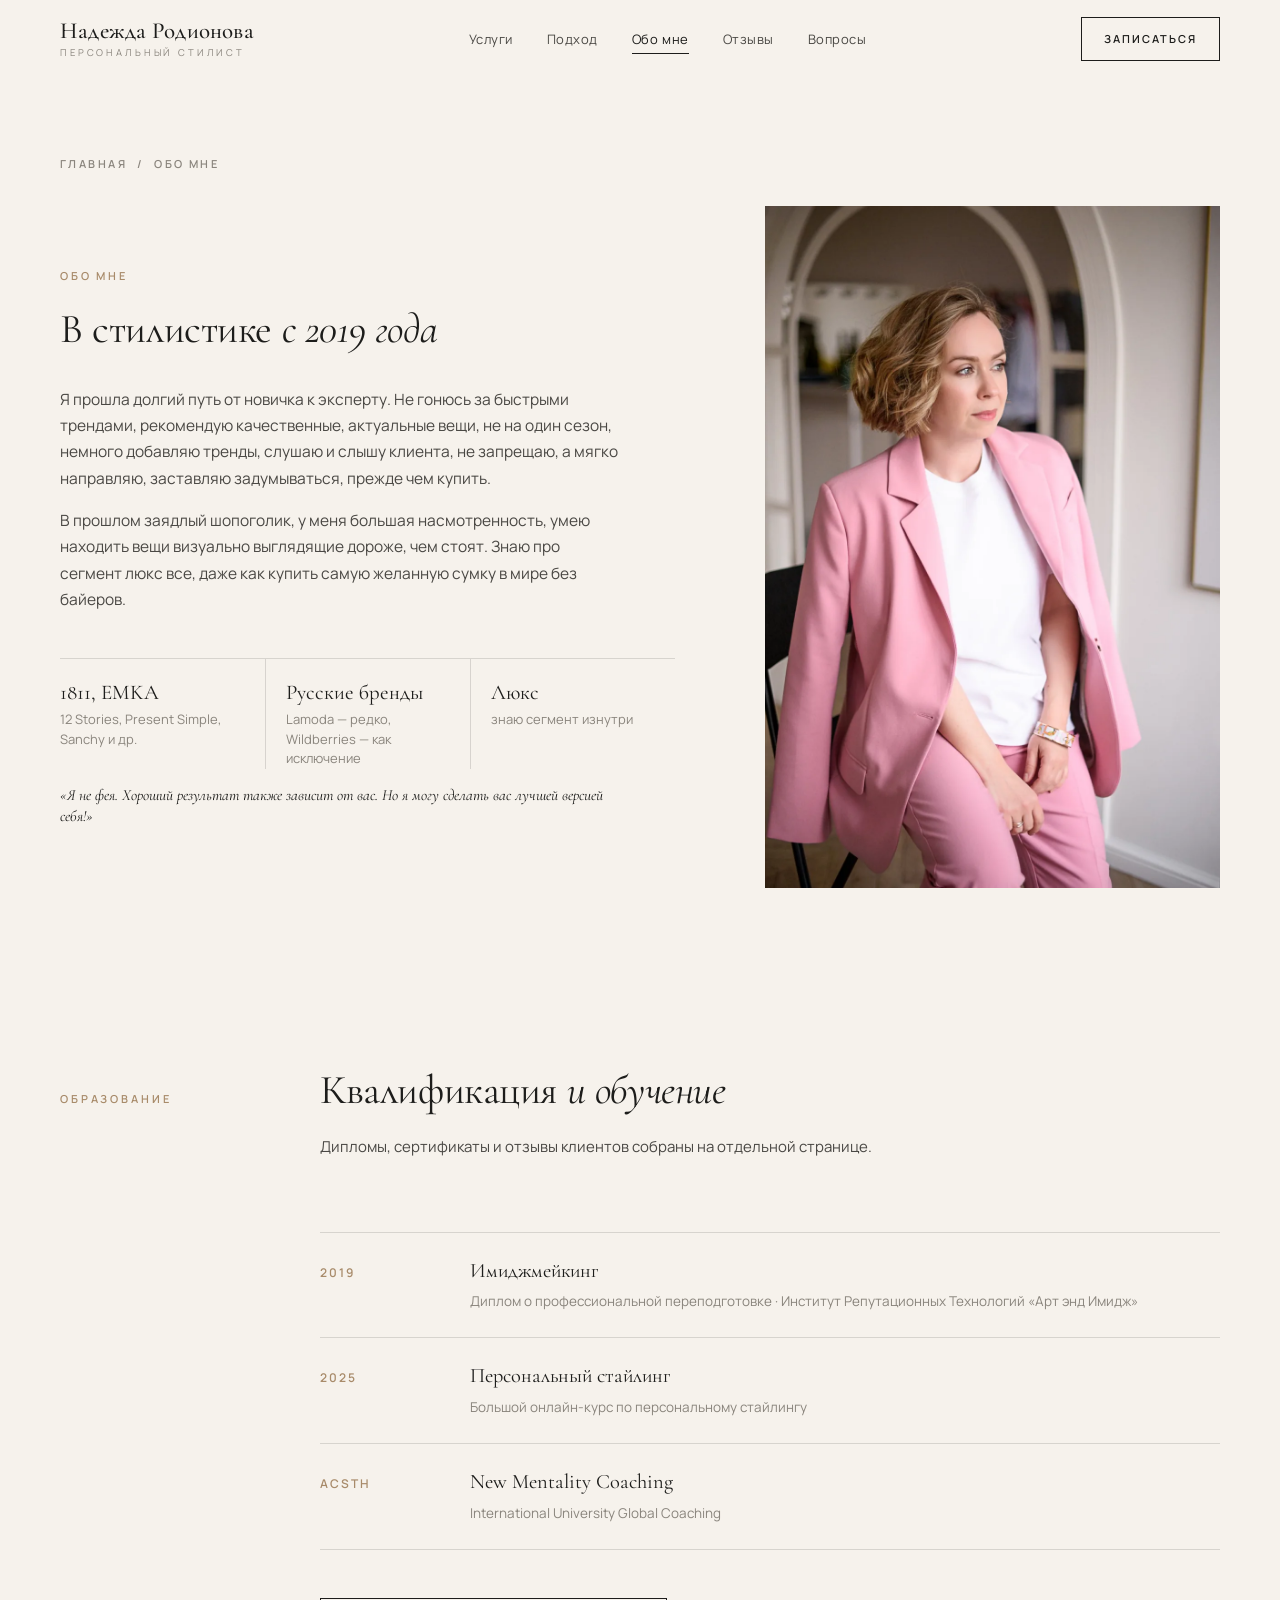
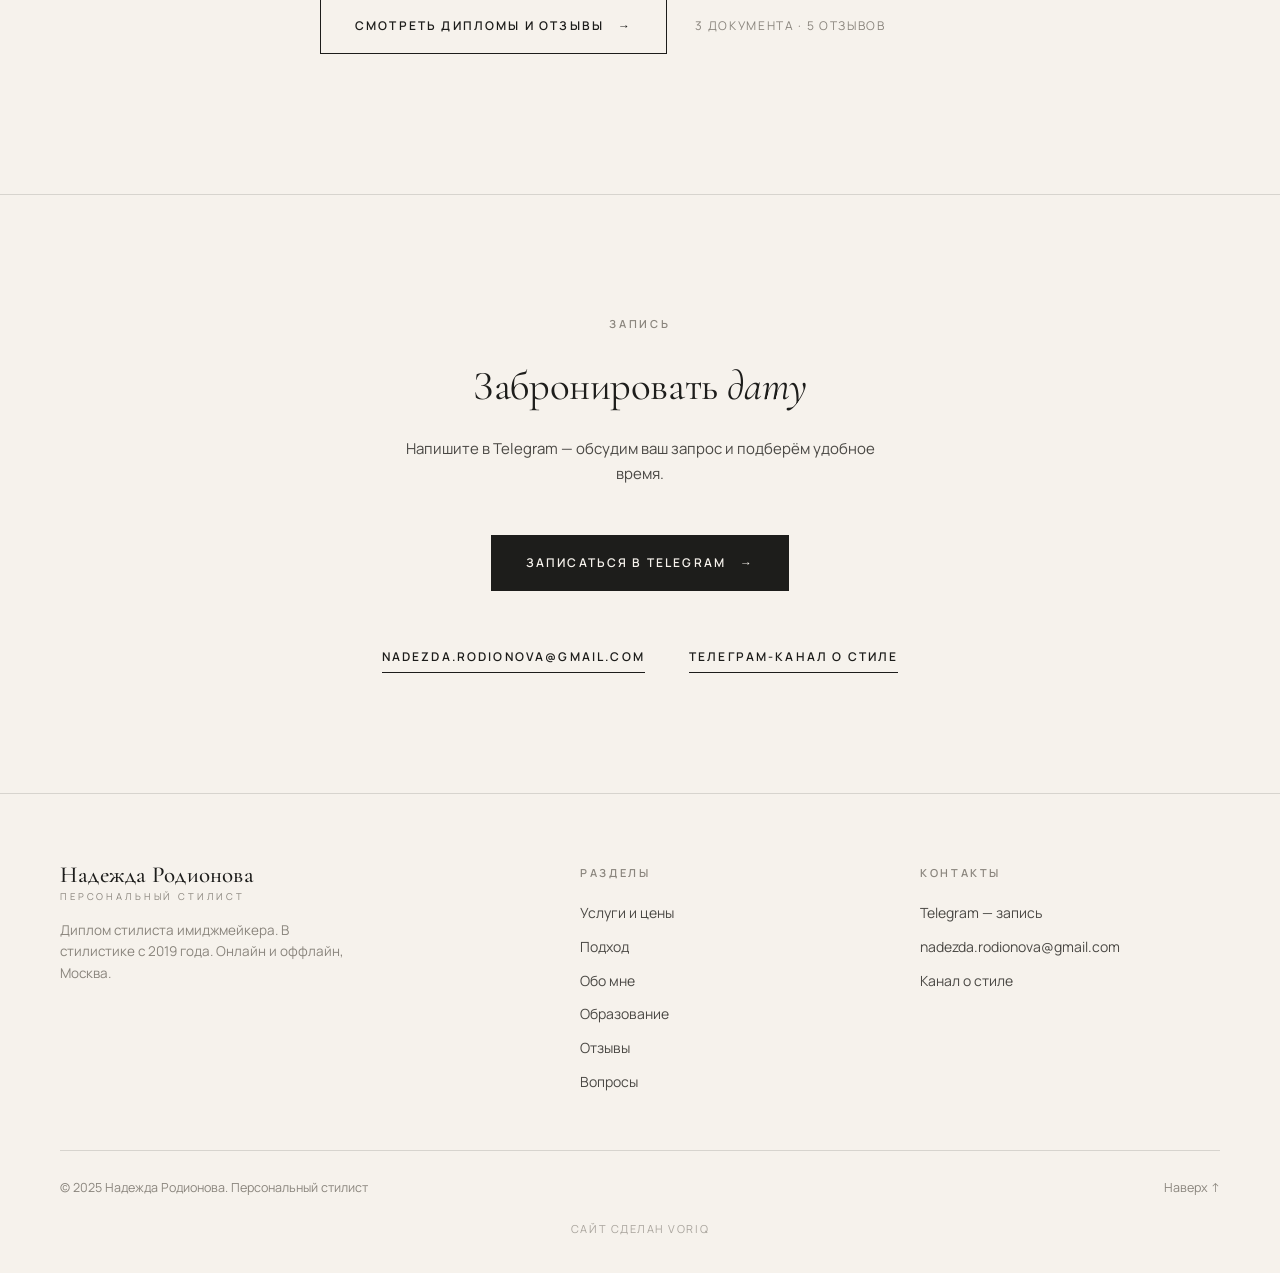
<file: about.html>
<!doctype html>
<html lang="ru">
<head>
<meta charset="utf-8">
<meta name="viewport" content="width=device-width, initial-scale=1">
<link rel="icon" href="data:image/svg+xml,%3Csvg xmlns=%22http://www.w3.org/2000/svg%22 viewBox=%220 0 64 64%22%3E%3Crect width=%2264%22 height=%2264%22 fill=%22%231D1D1B%22/%3E%3Ctext x=%2232%22 y=%2245%22 font-family=%22Georgia,serif%22 font-size=%2238%22 fill=%22%23F6F2EC%22 text-anchor=%22middle%22%3E%D0%9D%3C/text%3E%3C/svg%3E">
<title>Обо мне | Надежда Родионова</title>
<meta name="description" content="Надежда Родионова — персональный стилист в Москве с 2019 года. Разбор гардероба, шоппинг-сопровождение, стилизация, удалённый шоппинг, консультации онлайн.">
<meta property="og:title" content="Надежда Родионова — персональный стилист">
<meta property="og:description" content="Моя цель — сделать вас лучшей версией себя.">
<meta property="og:image" content="img/hero-portrait.png">
<meta name="theme-color" content="#F6F2EC">
<link rel="stylesheet" href="fonts/fonts.css">
<script>document.documentElement.classList.add("js");setTimeout(function(){if(!window.__rv)document.documentElement.classList.add("rv-off")},2500)</script>
<style>
:root{
  --bg:#F6F2EC;        /* milk */
  --bg-2:#EFE9E1;      /* cream */
  --sand:#E6DCCF;      /* beige plate */
  --ink:#1D1D1B;       /* graphite black */
  --ink-2:#4A4844;
  --muted:#8A857D;
  --accent:#A88B6A;    /* natural beige accent */
  --line:rgba(29,29,27,.14);
  --serif:'Cormorant Garamond','Times New Roman',serif;
  --sans:'Manrope','Helvetica Neue',Arial,sans-serif;
  --wrap:1240px;
  --ease:cubic-bezier(.22,.8,.24,1);
}
*{box-sizing:border-box;margin:0;padding:0}
html{-webkit-text-size-adjust:100%;scroll-padding-top:80px;scroll-behavior:smooth}
html.lenis,html.lenis body{height:auto}
.lenis.lenis-smooth{scroll-behavior:auto!important}
.lenis.lenis-stopped{overflow:hidden}
body{font-family:var(--sans);font-weight:400;font-size:16px;line-height:1.7;color:var(--ink-2);background:var(--bg);overflow-x:hidden;-webkit-font-smoothing:antialiased}
img{max-width:100%;height:auto;display:block}
a{color:inherit;text-decoration:none}
button{font:inherit;color:inherit}
.wrap{max-width:var(--wrap);margin:0 auto;padding:0 40px}
.serif{font-family:var(--serif);font-weight:400;color:var(--ink);letter-spacing:-.01em;line-height:1.04}
.serif em{font-style:italic}
.label{display:block;font-size:11px;font-weight:600;letter-spacing:.26em;text-transform:uppercase;color:var(--muted)}
.label.n{color:var(--accent)}
.h2{font-size:clamp(40px,5vw,72px)}
.sec{padding:140px 0}
.rule{height:1px;background:var(--line);border:0}
.sec-head{display:grid;grid-template-columns:220px 1fr;gap:40px;margin-bottom:72px;align-items:baseline}
.sec-head p{margin-top:22px;max-width:560px;color:var(--ink-2)}

/* buttons: thin, quiet */
.btn{display:inline-flex;align-items:center;justify-content:center;gap:14px;height:56px;padding:0 34px;background:var(--ink);color:var(--bg);border:1px solid var(--ink);
  font-size:12px;font-weight:600;letter-spacing:.18em;text-transform:uppercase;cursor:pointer;transition:background .4s var(--ease),color .4s var(--ease)}
.btn:hover{background:transparent;color:var(--ink)}
.btn.line{background:transparent;color:var(--ink)}
.btn.line:hover{background:var(--ink);color:var(--bg)}
.btn .ar{display:inline-block;transition:transform .4s var(--ease)}
.btn:hover .ar{transform:translateX(4px)}
.link{display:inline-flex;gap:10px;align-items:center;font-size:12px;font-weight:600;letter-spacing:.18em;text-transform:uppercase;color:var(--ink);
  padding-bottom:6px;background:linear-gradient(var(--ink),var(--ink)) 0 100%/100% 1px no-repeat;transition:background-size .5s var(--ease)}
.link:hover{background-size:0 1px;background-position:100% 100%}

/* ---------- HEADER ---------- */
.hdr{position:fixed;top:0;left:0;right:0;z-index:50;transition:background .5s,border-color .5s;border-bottom:1px solid transparent}
.hdr.scrolled{background:rgba(246,242,236,.92);backdrop-filter:blur(14px);-webkit-backdrop-filter:blur(14px);border-bottom-color:var(--line)}
.hdr .wrap{display:flex;align-items:center;justify-content:space-between;height:78px;gap:30px}
.logo{display:flex;flex-direction:column;line-height:1}
.logo b{font-family:var(--serif);font-weight:500;font-size:23px;color:var(--ink);letter-spacing:.01em}
.logo span{font-size:9.5px;letter-spacing:.3em;text-transform:uppercase;color:var(--muted);margin-top:5px}
.menu{display:flex;gap:34px;font-size:13px;letter-spacing:.04em;color:var(--ink-2)}
.menu a{position:relative;padding:4px 0;transition:color .3s}
.menu a::after{content:"";position:absolute;left:0;right:100%;bottom:0;height:1px;background:var(--ink);transition:right .45s var(--ease)}
.menu a:hover{color:var(--ink)}.menu a:hover::after{right:0}
.hdr .btn{height:44px;padding:0 22px;font-size:11px}
.burger{display:none;width:44px;height:44px;border:0;background:none;cursor:pointer;position:relative}
.burger i{position:absolute;left:10px;right:10px;height:1px;background:var(--ink);transition:transform .4s var(--ease),top .4s var(--ease)}
.burger i:nth-child(1){top:18px}.burger i:nth-child(2){top:26px}
.nav-open .burger i:nth-child(1){top:22px;transform:rotate(45deg)}
.nav-open .burger i:nth-child(2){top:22px;transform:rotate(-45deg)}
.mnav{position:fixed;inset:0;z-index:49;background:var(--bg);padding:110px 24px 40px;display:flex;flex-direction:column;
  opacity:0;visibility:hidden;transition:opacity .45s var(--ease),visibility 0s linear .45s}
.mnav a:not(.btn){font-family:var(--serif);font-size:38px;color:var(--ink);padding:8px 0;border-bottom:1px solid var(--line);
  transform:translateY(10px);opacity:0;transition:transform .5s var(--ease),opacity .5s var(--ease)}
.mnav .btn{margin-top:auto}
.nav-open .mnav{opacity:1;visibility:visible;transition:opacity .45s var(--ease)}
.nav-open .mnav a{transform:none;opacity:1}
.nav-open .mnav a:nth-child(2){transition-delay:.04s}.nav-open .mnav a:nth-child(3){transition-delay:.08s}
.nav-open .mnav a:nth-child(4){transition-delay:.12s}.nav-open .mnav a:nth-child(5){transition-delay:.16s}.nav-open .mnav a:nth-child(6){transition-delay:.2s}

/* ---------- HERO ---------- */
.hero{min-height:100vh;min-height:100svh;padding-top:78px;display:flex}
.hero .wrap{flex:1;display:grid;grid-template-columns:minmax(0,1.1fr) minmax(0,.9fr);gap:60px;width:100%}
.hero-text{align-self:center;padding:50px 0 70px}
.hero .label{margin-bottom:34px}
.hero h1{font-size:clamp(52px,6.2vw,96px);line-height:1;margin-bottom:34px;max-width:12ch}
.hero .val{font-size:17px;line-height:1.75;max-width:430px;color:var(--ink-2);margin-bottom:46px}
.hero-cta{display:flex;align-items:center;gap:34px;flex-wrap:wrap}
.hero-meta{display:flex;gap:56px;margin-top:64px;padding-top:26px;border-top:1px solid var(--line);max-width:560px}
.hero-meta div{font-size:13px;line-height:1.5;color:var(--muted)}
.hero-meta b{display:block;font-family:var(--serif);font-weight:400;font-size:30px;color:var(--ink);margin-bottom:6px;line-height:1}
.hero-photo{position:relative;align-self:end;display:flex;justify-content:center;height:100%;min-height:560px}
.arch{position:absolute;left:8%;right:8%;bottom:0;top:12%;background:var(--sand);border-radius:999px 999px 0 0}
.hero-photo img{position:relative;align-self:flex-end;height:min(84vh,84svh,760px);width:auto;max-width:100%;object-fit:contain;object-position:bottom;filter:grayscale(1) contrast(1.04)}
.hero-photo .cap{position:absolute;right:0;top:16%;writing-mode:vertical-rl;transform:rotate(180deg);font-size:10.5px;letter-spacing:.3em;text-transform:uppercase;color:var(--muted)}

/* ---------- STATEMENT (problem) ---------- */
.statement{padding:150px 0 130px;border-top:1px solid var(--line)}
.statement .serif{font-size:clamp(32px,3.6vw,54px);line-height:1.18;max-width:1020px}
.statement .serif em{color:var(--accent)}
.st-foot{display:grid;grid-template-columns:220px 1fr;gap:40px;margin-top:60px}
.st-foot p{max-width:620px}

/* ---------- SERVICES (editorial list) ---------- */
.services{background:var(--bg-2)}
.srv{border-top:1px solid var(--line)}
.srv:last-of-type{border-bottom:1px solid var(--line)}
.srv summary{list-style:none;cursor:pointer;display:grid;grid-template-columns:60px minmax(0,1.3fr) minmax(0,1.2fr) 190px 40px;gap:24px;align-items:center;padding:34px 0;transition:padding .5s var(--ease)}
.srv summary::-webkit-details-marker{display:none}
.srv .no{font-size:12px;letter-spacing:.14em;color:var(--muted)}
.srv .nm{font-family:var(--serif);font-size:clamp(26px,2.4vw,36px);color:var(--ink);line-height:1.1;transition:transform .5s var(--ease)}
.srv .rs{font-size:14.5px;color:var(--ink-2);line-height:1.55}
.srv .pr{font-size:14px;font-weight:600;color:var(--ink);text-align:right;letter-spacing:.02em}
.srv .tg{justify-self:end;width:40px;height:40px;border:1px solid var(--line);border-radius:50%;position:relative;transition:transform .5s var(--ease),background .4s,border-color .4s}
.srv .tg::before,.srv .tg::after{content:"";position:absolute;left:50%;top:50%;width:12px;height:1px;background:var(--ink);transform:translate(-50%,-50%);transition:background .4s}
.srv .tg::after{transform:translate(-50%,-50%) rotate(90deg)}
.srv summary:hover .nm{transform:translateX(8px)}
.srv summary:hover .tg{border-color:var(--ink)}
.srv[open] .tg{transform:rotate(45deg);background:var(--ink);border-color:var(--ink)}
.srv[open] .tg::before,.srv[open] .tg::after{background:var(--bg)}
.srv-body{overflow:hidden}
.srv-in{padding:6px 0 56px 84px}
.svc-cta{display:flex;align-items:center;justify-content:space-between;gap:30px;margin-top:80px;flex-wrap:wrap}
.svc-cta .serif{font-size:clamp(28px,2.8vw,40px);max-width:620px}

/* service detail typography (shared with former dialogs) */
.cost-h{display:none}
.prices{display:flex;flex-wrap:wrap;gap:0;margin-bottom:40px;border-top:1px solid var(--line);border-bottom:1px solid var(--line)}
.price{display:flex;align-items:baseline;gap:8px;padding:18px 30px 18px 0;margin-right:30px;font-size:14px;line-height:1.5;color:var(--ink-2);max-width:340px}
.price+.price{padding-left:30px;border-left:1px solid var(--line)}
.price img{display:none}
.price em{font-style:normal;font-weight:600;color:var(--ink)}
.note-big{font-family:var(--serif);font-style:italic;color:var(--accent);font-size:24px;margin:-16px 0 32px}
.info{display:grid;grid-template-columns:1fr 1fr;gap:30px 70px}
.info h4{font-size:11px;font-weight:600;letter-spacing:.22em;text-transform:uppercase;color:var(--ink);margin:0 0 14px}
.info h4:not(:first-child){margin-top:30px}
.info ul{list-style:none;display:grid;gap:8px}
.info li{position:relative;padding-left:22px;font-size:15px;line-height:1.6}
.info li::before{content:"";position:absolute;left:0;top:.8em;width:10px;height:1px;background:var(--accent)}
.info p{font-size:15px;line-height:1.6}
.info .remark{grid-column:1/-1;border-left:1px solid var(--accent);padding:4px 0 4px 22px;font-size:14.5px;color:var(--ink-2)}
.actions{margin-top:40px}

/* ---------- PHILOSOPHY (b/w editorial) ---------- */
.philo{background:var(--ink);color:#E9E4DC;padding:140px 0}
.philo-grid{display:grid;grid-template-columns:minmax(0,1fr) minmax(0,1fr);gap:100px;align-items:start}
.philo .label{color:rgba(233,228,220,.5);margin-bottom:28px}
.philo .serif{color:#F6F2EC;font-size:clamp(34px,3.4vw,52px);line-height:1.12}
.philo .serif em{color:#CDB89C}
.principles{list-style:none;margin-top:8px;display:grid;gap:0;counter-reset:p}
.principles li{counter-increment:p;display:grid;grid-template-columns:44px 1fr;padding:18px 0;border-top:1px solid rgba(233,228,220,.16);font-size:15px;line-height:1.6;color:rgba(233,228,220,.86)}
.principles li::before{content:"0" counter(p);font-size:11px;letter-spacing:.16em;color:#CDB89C;padding-top:4px}

/* ---------- ABOUT ---------- */
.about-grid{display:grid;grid-template-columns:minmax(0,.9fr) minmax(0,1.1fr);gap:110px;align-items:center}
.about-photo{position:relative;background:var(--sand);aspect-ratio:4/5;display:flex;align-items:flex-end;justify-content:center;overflow:hidden}
.about-photo img{width:auto;height:88%;max-width:92%;object-fit:contain;object-position:bottom}
.about-photo .cap{position:absolute;left:22px;top:20px;font-size:10.5px;letter-spacing:.3em;text-transform:uppercase;color:var(--ink-2)}
.about-text .serif{margin:22px 0 34px}
.about-text p{font-size:15.5px;margin-top:16px;max-width:560px}
.facts{display:grid;grid-template-columns:repeat(3,1fr);margin-top:46px;border-top:1px solid var(--line)}
.facts div{padding:22px 20px 0 0;font-size:13px;line-height:1.5;color:var(--muted)}
.facts div+div{padding-left:20px;border-left:1px solid var(--line)}
.facts b{display:block;font-family:var(--serif);font-weight:400;font-size:24px;color:var(--ink);margin-bottom:6px;line-height:1.1}
.quote-line{margin-top:40px;font-family:var(--serif);font-style:italic;font-size:24px;line-height:1.35;color:var(--ink);max-width:520px}

/* ---------- EDUCATION (editorial index) ---------- */
.edu{display:grid;grid-template-columns:repeat(4,1fr);gap:26px;max-width:700px}
.edu button{border:0;background:none;padding:0;text-align:left;cursor:zoom-in}
.edu .fr{aspect-ratio:3/4;display:flex;align-items:center;justify-content:center;padding:0;overflow:hidden}
.edu img{width:100%;height:100%;object-fit:contain;transition:transform .9s var(--ease),opacity .6s,filter .6s}
.edu button:hover img{transform:scale(1.04)}
.edu .ec{display:block;margin-top:12px;font-size:10.5px;letter-spacing:.18em;text-transform:uppercase;color:var(--muted);transition:color .4s}
.edu button:hover .ec{color:var(--ink)}
.edu img{opacity:.92;filter:grayscale(.35)}
.edu button:hover img{opacity:1;filter:none}

/* ---------- REVIEWS (Tilda-like infinite slider, quiet) ---------- */
.reviews{background:var(--bg-2);overflow:hidden}
.slider{--sw:250px;--gap:max(28px,calc((100vw - var(--sw))/2 - var(--sw) - 70px));position:relative;margin:0 calc(50% - 50vw)}
.track{display:flex;align-items:center;gap:var(--gap);overflow-x:auto;scroll-snap-type:x mandatory;scroll-behavior:smooth;
  padding:0 calc(50% - var(--sw)/2) 34px;scrollbar-width:none;-webkit-overflow-scrolling:touch;overscroll-behavior-x:contain}
.track::-webkit-scrollbar{display:none}
.track>button{flex:0 0 var(--sw);height:280px;scroll-snap-align:center;border:0;padding:0;background:transparent;overflow:hidden;cursor:pointer;
  opacity:.3;filter:grayscale(1);transform:scale(.93);transition:transform .9s var(--ease),opacity .9s var(--ease),filter .9s var(--ease)}
.track>button.active{opacity:1;filter:none;transform:scale(1);cursor:zoom-in}
.track>button:not(.active):hover{opacity:.55}
.track.jumping>button{transition:none}
.track img{width:100%;height:100%;object-fit:contain}
.nav{position:absolute;left:0;right:0;top:calc(50% - 37px);display:flex;justify-content:center;gap:calc(var(--sw) + 56px);pointer-events:none;z-index:2}
.nav button{pointer-events:auto;width:44px;height:44px;border-radius:50%;border:1px solid var(--line);background:var(--bg);color:var(--ink);cursor:pointer;
  display:grid;place-items:center;transition:background .4s,color .4s,border-color .4s}
.nav button:hover{background:var(--ink);color:var(--bg);border-color:var(--ink)}
.nav svg{width:15px;height:15px}
.dots{display:flex;justify-content:center;align-items:center;gap:12px;font-size:12px;letter-spacing:.14em;color:var(--muted)}
.dots i{width:24px;height:1px;background:var(--line);cursor:pointer;transition:background .4s,width .4s var(--ease)}
.dots i.on{background:var(--ink);width:44px}

/* ---------- BLOG ---------- */
.blog{display:grid;grid-template-columns:220px 1fr auto;gap:40px;align-items:center;padding:70px 0;border-top:1px solid var(--line);border-bottom:1px solid var(--line)}
.blog .serif{font-size:clamp(28px,2.8vw,42px);max-width:680px}
.blog p{margin-top:12px;color:var(--muted);font-size:14px}

/* ---------- FAQ ---------- */
.faq-grid{display:grid;grid-template-columns:minmax(0,.8fr) minmax(0,1.2fr);gap:100px;align-items:start}
.qa{border-top:1px solid var(--line)}
.qa:last-child{border-bottom:1px solid var(--line)}
.qa summary{list-style:none;cursor:pointer;display:flex;justify-content:space-between;align-items:center;gap:24px;padding:28px 0;font-family:var(--serif);font-size:24px;line-height:1.25;color:var(--ink)}
.qa summary::-webkit-details-marker{display:none}
.qa summary i{flex:none;width:14px;height:14px;position:relative;transition:transform .5s var(--ease)}
.qa summary i::before,.qa summary i::after{content:"";position:absolute;left:0;right:0;top:50%;height:1px;background:var(--ink)}
.qa summary i::after{transform:rotate(90deg)}
.qa[open] summary i{transform:rotate(45deg)}
.qa .a{overflow:hidden;padding:0 60px 28px 0;font-size:15.5px}
.qa .a p+p{margin-top:10px}

/* ---------- CONTACT ---------- */
.contact{text-align:center;padding:160px 0}
.contact .label{margin-bottom:30px}
.contact .serif{font-size:clamp(46px,6vw,92px);margin:0 auto;max-width:900px}
.contact p.sub{max-width:480px;margin:28px auto 48px}
.ct-row{display:flex;justify-content:center;gap:16px;flex-wrap:wrap}
.ct-links{display:flex;justify-content:center;gap:44px;margin-top:56px;flex-wrap:wrap}

/* ---------- FOOTER ---------- */
footer{border-top:1px solid var(--line);padding:70px 0 34px;font-size:14px}
.ft-grid{display:grid;grid-template-columns:1.6fr 1fr 1fr;gap:40px;padding-bottom:56px}
footer p{margin-top:18px;max-width:300px;color:var(--muted);font-size:13.5px;line-height:1.6}
footer h4{font-size:11px;letter-spacing:.24em;text-transform:uppercase;color:var(--muted);font-weight:600;margin-bottom:18px}
footer ul{list-style:none;display:grid;gap:10px}
footer ul a{transition:color .3s}footer ul a:hover{color:var(--accent)}
.made-by{margin-top:22px;text-align:center;font-size:11px;letter-spacing:.14em;text-transform:uppercase;color:var(--muted);opacity:.7}
.made-by a{transition:color .3s,opacity .3s}.made-by a:hover{color:var(--ink);opacity:1}
.ft-bot{padding-top:26px;border-top:1px solid var(--line);display:flex;justify-content:space-between;gap:20px;flex-wrap:wrap;color:var(--muted);font-size:12.5px}


/* ---------- TRUST: education + reviews in one block ---------- */
.trust{background:var(--bg-2);overflow:hidden}
.trust-grid{display:grid;grid-template-columns:minmax(0,1fr) minmax(0,1fr);gap:90px;align-items:start}
.trust-col{min-width:0}
.t-h{font-size:clamp(34px,3.2vw,48px);margin:18px 0 44px}
.trust .edu{grid-template-columns:repeat(2,1fr);max-width:none;gap:28px 24px}
.trust .edu .fr{aspect-ratio:4/3;background:var(--bg);padding:12px}
.trust .slider{margin:0;--sw:250px;--gap:24px}
.trust .track{padding:0 calc(50% - var(--sw)/2) 30px;cursor:grab;user-select:none;
  -webkit-mask-image:linear-gradient(90deg,transparent,#000 14%,#000 86%,transparent);mask-image:linear-gradient(90deg,transparent,#000 14%,#000 86%,transparent)}
.trust .track.dragging{cursor:grabbing;scroll-snap-type:none!important;scroll-behavior:auto!important}
.trust .track img{pointer-events:none;-webkit-user-drag:none}
.trust .nav{gap:calc(var(--sw) + 36px)}
.slider:focus-visible{outline:1px solid var(--accent);outline-offset:8px}
.trust .track>button{height:372px}
@media (max-width:900px){
  .trust-grid{grid-template-columns:1fr;gap:80px}
  .trust .slider{margin:0 -24px}
  .trust .track{-webkit-mask-image:none;mask-image:none}
}
@media (max-width:600px){
  .trust .slider{margin:0 -20px;--sw:62vw;--gap:14px}
  .trust .edu{grid-template-columns:repeat(4,1fr);gap:10px}
  .trust .edu .fr{aspect-ratio:3/4;padding:4px}
  .trust .track>button{height:280px}
  .t-h{margin-bottom:30px}
}


/* ---------- QUALIFICATION (main page, text only) ---------- */
.qual{padding-top:40px}
.q-list{list-style:none;border-top:1px solid var(--line);margin-left:260px}
.q-list li{display:grid;grid-template-columns:120px 1fr;gap:30px;padding:26px 0;border-bottom:1px solid var(--line);align-items:baseline}
.q-y{font-size:12px;font-weight:600;letter-spacing:.16em;text-transform:uppercase;color:var(--accent)}
.q-t{font-family:var(--serif);font-size:clamp(22px,2vw,28px);color:var(--ink);line-height:1.2}
.q-t small{display:block;font-family:var(--sans);font-size:13.5px;color:var(--muted);margin-top:8px;line-height:1.5}
.q-cta{display:flex;align-items:center;gap:28px;margin:48px 0 0 260px;flex-wrap:wrap}
.q-note{font-size:12px;letter-spacing:.14em;text-transform:uppercase;color:var(--muted)}
@media (max-width:900px){.q-list,.q-cta{margin-left:0}}
@media (max-width:600px){.q-list li{grid-template-columns:1fr;gap:8px;padding:22px 0}.q-cta .btn{width:100%}.q-cta{justify-content:center}}

/* toast: «почта скопирована» (desktop) */
.toast{position:fixed;left:50%;bottom:32px;z-index:120;transform:translate(-50%,16px);opacity:0;pointer-events:none;
  background:var(--ink);color:var(--bg);padding:14px 22px;font-size:13px;letter-spacing:.02em;line-height:1.4;display:flex;gap:12px;align-items:center;
  transition:opacity .45s var(--ease),transform .45s var(--ease);white-space:nowrap}
.toast.on{opacity:1;transform:translate(-50%,0)}
.toast b{font-weight:600}
.toast i{font-style:normal;color:var(--accent)}

/* mobile sticky booking */
.mbook{position:fixed;left:16px;right:16px;bottom:16px;z-index:40;display:none;transform:translateY(140%);transition:transform .6s var(--ease)}
.mbook.on{transform:none}
.mbook .btn{width:100%}

/* lightbox */
.lb{position:fixed;inset:0;z-index:100;background:rgba(246,242,236,.97);display:flex;align-items:center;justify-content:center;padding:40px;cursor:zoom-out;
  opacity:0;visibility:hidden;transition:opacity .5s var(--ease),visibility 0s linear .5s}
.lb.on{opacity:1;visibility:visible;transition:opacity .5s var(--ease)}
.lb img{max-width:100%;max-height:100%;transform:scale(.96);transition:transform .7s var(--ease)}
.lb.on img{transform:none}

/* reveal */
.rv{opacity:0;transform:translateY(24px);transition:opacity 1.1s var(--ease) var(--d,0s),transform 1.1s var(--ease) var(--d,0s)}
.rv.in{opacity:1;transform:none}
.hero-text>*{animation:rise 1.1s var(--ease) both}
.hero-text>*:nth-child(2){animation-delay:.08s}.hero-text>*:nth-child(3){animation-delay:.16s}
.hero-text>*:nth-child(4){animation-delay:.24s}.hero-text>*:nth-child(5){animation-delay:.32s}
.arch{animation:archIn 1.4s var(--ease) both}
.hero-photo img{animation:rise 1.3s var(--ease) .25s both}
@keyframes rise{from{opacity:0;transform:translateY(22px)}to{opacity:1;transform:none}}
@keyframes archIn{from{opacity:0;transform:scaleY(.9);transform-origin:bottom}to{opacity:1;transform:none}}

/* ---------- RESPONSIVE ---------- */
@media (max-width:1100px){
  .menu{gap:22px}
  .srv summary{grid-template-columns:44px minmax(0,1fr) 150px 40px}
  .srv .rs{display:none}
  .srv-in{padding-left:68px}
  .edu{grid-template-columns:repeat(2,1fr)}
}
@media (max-width:900px){
  .wrap{padding:0 24px}
  .menu,.hdr .btn{display:none}
  .burger{display:block}
  .sec{padding:96px 0}
  .sec-head{grid-template-columns:1fr;gap:16px;margin-bottom:48px}
  .hero{min-height:0}
  .hero .wrap{grid-template-columns:minmax(0,1fr);gap:0}
  .hero-photo{order:1;min-height:0;margin:10px auto 0;width:min(420px,100%)}
  .hero-photo img{height:auto;width:86%}
  .hero-photo .cap{display:none}
  .hero-text{order:2;padding:44px 0 72px}
  .hero .label{margin-bottom:22px}
  .hero-meta{gap:30px;margin-top:56px}
  .statement{padding:100px 0 90px}
  .st-foot{grid-template-columns:1fr;gap:14px;margin-top:40px}
  .philo{padding:90px 0}
  .philo-grid{grid-template-columns:1fr;gap:40px}
  .about-grid{grid-template-columns:1fr;gap:54px}
  .about-photo{max-width:460px}
  .blog{grid-template-columns:1fr;gap:22px;padding:56px 0}
  .faq-grid{grid-template-columns:1fr;gap:36px}
  .info{grid-template-columns:1fr;gap:10px}
  .contact{padding:110px 0}
  .ft-grid{grid-template-columns:1fr 1fr}
  .ft-grid>div:first-child{grid-column:1/-1}
  .mbook{display:block}
  footer{padding-bottom:100px}
}
@media (max-width:600px){
  .wrap{padding:0 20px}
  .hero h1{font-size:clamp(44px,12.4vw,60px)}
  .hero .val{font-size:16px;margin-bottom:36px}
  .hero-cta{flex-direction:column;align-items:stretch;gap:20px}
  .hero-cta .link{align-self:center}
  .hero-meta{gap:18px}
  .hero-meta b{font-size:24px}
  .hero-meta div{font-size:12px}
  .srv summary{grid-template-columns:30px minmax(0,1fr) 34px;gap:12px;padding:26px 0}
  .srv .pr{grid-column:2;grid-row:2;text-align:left;font-size:13px;font-weight:500;color:var(--accent);margin-top:-6px}
  .srv .tg{grid-column:3;grid-row:1/3;width:34px;height:34px}
  .srv .nm{font-size:25px}
  .srv-in{padding:0 0 44px}
  .price{padding:14px 0!important;margin:0!important;border-left:0!important;max-width:none;width:100%}
  .price+.price{border-top:1px solid var(--line)}
  .svc-cta{margin-top:56px}
  .svc-cta .btn{width:100%}
  .facts{grid-template-columns:1fr}
  .facts div{padding:18px 0!important;border-left:0!important;border-bottom:1px solid var(--line)}
  .edu{gap:18px}
  .edu .fr{padding:12px}
  .edu .ec b{font-size:17px}
  .slider{--sw:60vw;--gap:14px}
  .track>button{height:260px}
  .edu{grid-template-columns:repeat(4,1fr);gap:10px}
  .edu .ec{display:none}
  .nav{display:none}
  .qa summary{font-size:21px;padding:24px 0}
  .qa .a{padding-right:0}
  .contact .serif{font-size:clamp(42px,12vw,60px)}
  .ct-row .btn{width:100%}
  .ct-links{gap:22px;flex-direction:column}
  .ft-grid{grid-template-columns:1fr}
}

html:not(.js) .rv,.rv-off .rv{opacity:1!important;transform:none!important;transition:none!important}

/* ONE SIZE for all section headings (Cormorant kept), everything a bit smaller */
:root{--h:clamp(30px,3.2vw,46px)}
body{font-size:15px;line-height:1.7}
.serif{line-height:1.08}
.hero h1{font-size:clamp(42px,4.8vw,70px)}
.hero .val{font-size:15.5px}
.hero-meta b{font-size:24px}
.h2,.t-h,.contact .serif,.philo .serif,.statement .serif,.page-top h1{font-size:var(--h)!important}
.statement .serif{line-height:1.22}
.srv .nm{font-size:clamp(21px,1.8vw,26px)}
.svc-cta .serif,.blog .serif{font-size:clamp(22px,2vw,28px)}
.q-t{font-size:clamp(19px,1.6vw,22px)}
.qa summary{font-size:20px}
.quote-line{font-size:20px}
.facts b{font-size:21px}
.mnav a:not(.btn){font-size:32px}
@media (max-width:600px){:root{--h:30px}.hero h1{font-size:clamp(38px,10.5vw,46px)}.srv .nm{font-size:21px}.qa summary{font-size:18px}}

/* «Подход» in the site colours (light, not dark) */
.philo{background:var(--bg-2)!important;color:var(--ink-2)!important}
.philo .label{color:var(--accent)!important}
.philo .serif{color:var(--ink)!important}
.philo .serif em{color:var(--accent)!important}
.principles li{border-top-color:var(--line)!important;color:var(--ink-2)!important}
.principles li:last-child{border-bottom:1px solid var(--line)}
.principles li::before{color:var(--accent)!important}
.philo .crumb{color:var(--muted)!important}
.crumb-row{margin-bottom:6px}
/* «Обо мне»: text on the left, photo on the right */
@media (min-width:901px){
  .about-grid{grid-template-columns:minmax(0,1.15fr) minmax(0,.85fr)!important;gap:90px!important;align-items:center}
  .about-text{order:1}.about-photo{order:2}
}
.about-photo{max-width:480px;justify-self:end}
#about.page-first{padding-top:150px!important}


/* «Обо мне»: real photo (pink suit), full frame */
.about-photo{background:none!important;aspect-ratio:2/3!important;display:block!important;overflow:hidden}
.about-photo img{width:100%!important;height:100%!important;max-width:none!important;object-fit:cover!important;object-position:50% 20%!important;transition:transform 1.6s var(--ease)}
.about-photo:hover img{transform:scale(1.02)}
/* «Подход»: b/w photo under the heading */
.philo-img{margin:44px 0 0;overflow:hidden;aspect-ratio:3/2}
.philo-img img{width:100%;height:100%;object-fit:cover;object-position:40% 35%;filter:grayscale(1)}
@media (max-width:900px){.philo-img{margin-top:30px}.about-photo{max-width:420px!important;justify-self:start}}

/* 3 diplomas in one row */
.trust .edu{grid-template-columns:repeat(3,1fr)!important}

/* multipage */
.menu a.on{color:var(--ink)}.menu a.on::after{right:0}
.page-first{padding-top:190px!important}
.philo.page-first{padding-top:200px!important}
.crumb{display:inline-flex;gap:10px;font-size:11px;font-weight:600;letter-spacing:.22em;text-transform:uppercase;color:var(--muted);margin-bottom:26px}
.crumb a{transition:color .3s}.crumb a:hover{color:var(--ink)}
.philo .crumb{color:rgba(233,228,220,.5)}
.trust{background:var(--bg)}
.statement{padding:84px 0 96px!important}
.contact{padding:120px 0!important}
.next-pages{display:flex;justify-content:center;gap:34px;flex-wrap:wrap;margin-top:44px}
@media (max-width:900px){.page-first{padding-top:120px!important}.statement{padding:64px 0 72px!important}.contact{padding:90px 0!important}}
@media (max-width:600px){.trust .edu{grid-template-columns:repeat(3,1fr)!important;gap:22px 12px!important}.trust .edu .fr{aspect-ratio:3/4;padding:8px}.edu .ec{display:block!important;font-size:10px}}

/* compatibility: older Safari (macOS ≤ 10.15) has no WebP and no aspect-ratio */
picture{display:contents}
.mnav,.lb{top:0;right:0;bottom:0;left:0}
@supports not (aspect-ratio:1/1){
  .about-photo,.philo-img,.edu .fr,.dipl>button,.philo-photo{aspect-ratio:auto!important;height:auto!important}
  .about-photo img,.philo-img img,.edu img{height:auto!important;position:static!important}
  .hero-photo img{height:auto!important;max-height:84vh}
}
</style>
</head>
<body>

<header class="hdr" id="hdr">
  <div class="wrap">
    <a class="logo" href="index.html" aria-label="На главную"><b>Надежда Родионова</b><span>персональный стилист</span></a>
    <nav class="menu" aria-label="Меню">
      <a href="services.html">Услуги</a><a href="approach.html">Подход</a><a href="about.html" class="on" aria-current="page">Обо мне</a><a href="reviews.html">Отзывы</a><a href="faq.html">Вопросы</a>
    </nav>
    <a class="btn line" href="https://t.me/Nadezhda_my_style" target="_blank" rel="noopener">Записаться</a>
    <button class="burger" id="burger" aria-label="Меню" aria-expanded="false"><i></i><i></i></button>
  </div>
</header>
<nav class="mnav" id="mnav" aria-label="Мобильное меню">
  <a href="services.html">Услуги</a><a href="approach.html">Подход</a><a href="about.html">Обо мне</a><a href="reviews.html">Отзывы</a><a href="faq.html">Вопросы</a>
  <a class="btn" href="https://t.me/Nadezhda_my_style" target="_blank" rel="noopener">Записаться на консультацию</a>
</nav>

<main>
<section class="sec page-first" id="about">
  <div class="wrap crumb-row"><div class="crumb"><a href="index.html">Главная</a><span>/</span><span>Обо мне</span></div></div>
  <div class="wrap about-grid">
    <div class="about-photo rv"><picture><source srcset="img/about-pink.webp" type="image/webp"><img src="img/about-pink.jpg" width="1000" height="1498" alt="Надежда Родионова, персональный стилист" loading="lazy"></picture></div>
    <div class="about-text rv">
      <span class="label n">Обо мне</span>
      <h2 class="serif h2">В стилистике <em>с 2019 года</em></h2>
      <p>Я прошла долгий путь от новичка к эксперту. Не гонюсь за быстрыми трендами, рекомендую качественные, актуальные вещи, не на один сезон, немного добавляю тренды, слушаю и слышу клиента, не запрещаю, а мягко направляю, заставляю задумываться, прежде чем купить.</p>
      <p>В прошлом заядлый шопоголик, у меня большая насмотренность, умею находить вещи визуально выглядящие дороже, чем стоят. Знаю про сегмент люкс все, даже как купить самую желанную сумку в мире без байеров.</p>
      <div class="facts">
        <div><b>1811, EMKA</b>12 Stories, Present Simple, Sanchy и др.</div>
        <div><b>Русские бренды</b>Lamoda — редко, Wildberries — как исключение</div>
        <div><b>Люкс</b>знаю сегмент изнутри</div>
      </div>
      <p class="quote-line">«Я не фея. Хороший результат также зависит от вас. Но я могу сделать вас лучшей версией себя!»</p>
    </div>
  </div>
</section>

<section class="sec qual" id="education">
  <div class="wrap">
    <div class="sec-head rv">
      <span class="label n">Образование</span>
      <div>
        <h2 class="serif h2">Квалификация <em>и обучение</em></h2>
        <p>Дипломы, сертификаты и отзывы клиентов собраны на отдельной странице.</p>
      </div>
    </div>
    <ul class="q-list">
      <li class="rv"><span class="q-y">2019</span><span class="q-t">Имиджмейкинг<small>Диплом о профессиональной переподготовке · Институт Репутационных Технологий «Арт энд Имидж»</small></span></li>
      <li class="rv"><span class="q-y">2025</span><span class="q-t">Персональный стайлинг<small>Большой онлайн-курс по персональному стайлингу</small></span></li>
      <li class="rv"><span class="q-y">ACSTH</span><span class="q-t">New Mentality Coaching<small>International University Global Coaching</small></span></li>
    </ul>
    <div class="q-cta rv">
      <a class="btn line" href="reviews.html">Смотреть дипломы и отзывы <span class="ar">→</span></a>
      <span class="q-note">3 документа · 5 отзывов</span>
    </div>
  </div>
</section>

<section class="contact" id="contact" style="border-top:1px solid var(--line)">
  <div class="wrap">
    <span class="label rv">Запись</span>
    <h2 class="serif rv">Забронировать <em>дату</em></h2>
    <p class="sub rv">Напишите в Telegram — обсудим ваш запрос и подберём удобное время.</p>
    <div class="ct-row rv">
      <a class="btn" href="https://t.me/Nadezhda_my_style" target="_blank" rel="noopener">Записаться в Telegram <span class="ar">→</span></a>
    </div>
    <div class="ct-links rv">
      <a class="link" href="mailto:nadezda.rodionova@gmail.com">nadezda.rodionova@gmail.com</a>
      <a class="link" href="https://t.me/yourwindofchange" target="_blank" rel="noopener">Телеграм-канал о стиле</a>
    </div>
  </div>
</section>
</main>

<footer>
  <div class="wrap">
    <div class="ft-grid">
      <div><a class="logo" href="index.html"><b>Надежда Родионова</b><span>персональный стилист</span></a><p>Диплом стилиста имиджмейкера. В стилистике с 2019 года. Онлайн и оффлайн, Москва.</p></div>
      <div><h4>Разделы</h4><ul><li><a href="services.html">Услуги и цены</a></li><li><a href="approach.html">Подход</a></li><li><a href="about.html">Обо мне</a></li><li><a href="#education">Образование</a></li><li><a href="reviews.html">Отзывы</a></li><li><a href="faq.html">Вопросы</a></li></ul></div>
      <div><h4>Контакты</h4><ul><li><a href="https://t.me/Nadezhda_my_style" target="_blank" rel="noopener">Telegram — запись</a></li><li><a href="mailto:nadezda.rodionova@gmail.com">nadezda.rodionova@gmail.com</a></li><li><a href="https://t.me/yourwindofchange" target="_blank" rel="noopener">Канал о стиле</a></li></ul></div>
    </div>
    <div class="ft-bot"><span>© 2025 Надежда Родионова. Персональный стилист</span><a href="index.html">Наверх ↑</a></div>
    <div class="made-by"><a href="https://voriq.ru/" target="_blank" rel="noopener">Сайт сделан Voriq</a></div>
  </div>
</footer>

<div class="mbook" id="mbook"><a class="btn" href="https://t.me/Nadezhda_my_style" target="_blank" rel="noopener">Записаться на консультацию</a></div>
<div class="lb" id="lb" role="dialog" aria-label="Просмотр изображения"><img alt=""></div>

<script src="js/lenis.min.js"></script>
<script>
// smooth wheel scrolling (responsive, not sluggish)
let lenis=null;
if(window.Lenis){
  lenis=new Lenis({lerp:0.16,smoothWheel:true,wheelMultiplier:1.15});
  const raf=t=>{lenis.raf(t);requestAnimationFrame(raf)};requestAnimationFrame(raf);
}
const lockScroll=on=>{if(lenis)on?lenis.stop():lenis.start();};
document.addEventListener('click',e=>{
  const a=e.target.closest('a[href^="#"]'); if(!a)return;
  const id=a.getAttribute('href'); const t=id==='#top'||id==='#'?document.body:document.querySelector(id); if(!t)return;
  e.preventDefault(); document.body.classList.remove('nav-open'); if(lenis)lenis.start();
  if(lenis) lenis.scrollTo(t===document.body?0:t,{offset:t===document.body?0:-78,duration:1.4,easing:x=>1-Math.pow(1-x,4)});
  else (t===document.body?window.scrollTo({top:0,behavior:'smooth'}):t.scrollIntoView({behavior:'smooth'}));
  history.replaceState(null,'',id==='#top'?location.pathname:id);
});

// header + mobile menu + sticky booking
const hdr=document.getElementById('hdr'), mbook=document.getElementById('mbook'), hero=document.getElementById('top')||document.body;
const onY=()=>{const y=scrollY;hdr.classList.toggle('scrolled',y>20);mbook.classList.toggle('on',y>hero.offsetHeight*.8&&y<document.body.scrollHeight-innerHeight*1.6);};
addEventListener('scroll',onY,{passive:true});onY();
const burger=document.getElementById('burger');
const setNav=o=>{document.body.classList.toggle('nav-open',o);burger.setAttribute('aria-expanded',o);lockScroll(o);};
burger.addEventListener('click',()=>setNav(!document.body.classList.contains('nav-open')));
document.querySelectorAll('#mnav a').forEach(a=>a.addEventListener('click',()=>setNav(false)));

// lightbox
const lb=document.getElementById('lb'),lbi=lb.querySelector('img');
const openLb=src=>{lbi.src=src;lb.classList.add('on');lockScroll(true);};
const closeLb=()=>{if(!lb.classList.contains('on'))return;lb.classList.remove('on');lockScroll(false);};
lb.addEventListener('click',closeLb);
addEventListener('keydown',e=>{if(e.key==='Escape'){closeLb();setNav(false);}});
document.querySelectorAll('.edu [data-lb]').forEach(b=>b.addEventListener('click',()=>openLb(b.dataset.lb)));

// accordions (services + FAQ): smooth height, one open per group
const animDet=(d,open)=>{
  const body=d.querySelector('.srv-body,.a');
  if(open){d.open=true;const h=body.scrollHeight;body.animate([{height:'0px',opacity:0},{height:h+'px',opacity:1}],{duration:560,easing:'cubic-bezier(.22,.8,.24,1)'});}
  else{const h=body.scrollHeight;const an=body.animate([{height:h+'px',opacity:1},{height:'0px',opacity:0}],{duration:380,easing:'ease'});an.onfinish=()=>{d.open=false;};}
};
['.srv','.qa'].forEach(sel=>{
  const group=[...document.querySelectorAll(sel)];
  group.forEach(d=>d.querySelector('summary').addEventListener('click',e=>{
    e.preventDefault();
    if(d.open){animDet(d,false);return;}
    group.forEach(o=>{if(o!==d&&o.open)animDet(o,false);});
    animDet(d,true);
    if(sel==='.srv'&&lenis)setTimeout(()=>lenis.scrollTo(d,{offset:-90,duration:1}),120);
  }));
});

// reviews: infinite centred slider (neighbours faded)
const ARROW='<svg viewBox="0 0 24 24" fill="none" stroke="currentColor" stroke-width="1.5" stroke-linecap="round" stroke-linejoin="round"><path d="M15 5l-7 7 7 7"/></svg>';
document.querySelectorAll('.track').forEach(tr=>{
  const nav=document.querySelector('.nav[data-for="'+tr.id+'"]'), dots=document.querySelector('.dots[data-for="'+tr.id+'"]');
  const orig=[...tr.children], N=orig.length;
  const mk=el=>{const c=el.cloneNode(true);c.setAttribute('aria-hidden','true');c.tabIndex=-1;return c;};
  orig.slice().reverse().forEach(el=>tr.prepend(mk(el))); orig.forEach(el=>tr.append(mk(el)));
  const all=[...tr.children];
  nav.innerHTML='<button aria-label="Назад">'+ARROW+'</button><button aria-label="Вперёд" style="transform:scaleX(-1)">'+ARROW+'</button>';
  dots.innerHTML=orig.map((_,i)=>'<i role="button" aria-label="Отзыв '+(i+1)+'"></i>').join('');
  const [prev,next]=nav.children; let cur=-1, endT=0, target=null, targetT=0;
  const leftOf=i=>all[i].offsetLeft-(tr.clientWidth-all[i].offsetWidth)/2;
  const go=i=>{i=Math.max(0,Math.min(all.length-1,i));target=i;targetT=Date.now();tr.scrollTo({left:leftOf(i),behavior:'smooth'});};
  const nearest=()=>{const c=tr.scrollLeft+tr.clientWidth/2;let b=0,bd=1e9;all.forEach((it,i)=>{const d=Math.abs(it.offsetLeft+it.offsetWidth/2-c);if(d<bd){bd=d;b=i;}});return b;};
  const base=()=>(target!==null&&Date.now()-targetT<900)?target:nearest();
  const setActive=i=>{cur=i;all.forEach((it,k)=>it.classList.toggle('active',k===i));[...dots.children].forEach((d,k)=>d.classList.toggle('on',k===i%N));};
  const jump=i=>{tr.classList.add('jumping');tr.style.scrollBehavior='auto';tr.style.scrollSnapType='none';tr.scrollLeft=leftOf(i);setActive(i);
    setTimeout(()=>{tr.style.scrollBehavior='';tr.style.scrollSnapType='';tr.classList.remove('jumping');},50);};
  const settle=()=>{target=null;const i=nearest();if(i<N||i>=2*N)jump(i%N+N);else if(i!==cur)setActive(i);};
  const onScroll=()=>{const i=nearest();if(i!==cur)setActive(i);clearTimeout(endT);endT=setTimeout(settle,160);};
  prev.onclick=()=>go(base()-1); next.onclick=()=>go(base()+1);
  [...dots.children].forEach((d,i)=>d.onclick=()=>{const b=base();go(b-(b%N)+i);});
  all.forEach((it,i)=>it.addEventListener('click',()=>{i===nearest()?openLb(it.dataset.lb):go(i);}));
  tr.addEventListener('scroll',onScroll,{passive:true});
  addEventListener('resize',()=>jump(cur%N+N));
  // desktop comfort: drag with the mouse, ← → keys, horizontal trackpad swipe works natively
  let dx=0,startX=0,startL=0,startI=0,down=false,moved=false;
  tr.addEventListener('pointerdown',e=>{if(e.pointerType!=='mouse'||e.button!==0)return;down=true;moved=false;startX=e.clientX;startL=tr.scrollLeft;startI=nearest();dx=0;});
  addEventListener('pointermove',e=>{if(!down)return;dx=e.clientX-startX;if(Math.abs(dx)>4&&!moved){moved=true;tr.classList.add('dragging');}if(moved)tr.scrollLeft=startL-dx;});
  addEventListener('pointerup',()=>{if(!down)return;down=false;if(!moved)return;tr.classList.remove('dragging');
    const i=nearest(), step=Math.abs(dx)>40&&i===startI?(dx<0?1:-1):0; go(i+step);});
  tr.addEventListener('click',e=>{if(moved){e.stopPropagation();e.preventDefault();moved=false;}},true);
  const sl=tr.closest('.slider'); sl.tabIndex=0; sl.setAttribute('aria-label','Отзывы: листайте стрелками ← →');
  sl.addEventListener('keydown',e=>{if(e.key==='ArrowRight'){e.preventDefault();go(base()+1);}else if(e.key==='ArrowLeft'){e.preventDefault();go(base()-1);}});
  sl.addEventListener('mouseenter',()=>{if(document.activeElement===document.body)sl.focus({preventScroll:true});});
  jump(N);
});

// e-mail: on a computer copy the address + show a note; on a phone open the mail app (default mailto)
const isTouch=matchMedia('(hover: none) and (pointer: coarse)').matches;
let toastEl=null,toastT=0;
const toast=html=>{if(!toastEl){toastEl=document.createElement('div');toastEl.className='toast';toastEl.setAttribute('role','status');document.body.appendChild(toastEl);}
  toastEl.innerHTML=html;toastEl.classList.add('on');clearTimeout(toastT);toastT=setTimeout(()=>toastEl.classList.remove('on'),2600);};
const execCopy=t=>{const ta=document.createElement('textarea');ta.value=t;ta.setAttribute('readonly','');ta.style.cssText='position:fixed;top:0;opacity:0';
  document.body.appendChild(ta);ta.select();let ok=false;try{ok=document.execCommand('copy');}catch(e){}ta.remove();return ok;};
const copyText=t=>(navigator.clipboard&&window.isSecureContext?navigator.clipboard.writeText(t):Promise.reject())
  .catch(()=>{if(!execCopy(t))throw new Error('copy blocked');});
document.querySelectorAll('a[href^="mailto:"]').forEach(a=>a.addEventListener('click',e=>{
  if(isTouch)return;                       // phone/tablet → mail app
  e.preventDefault();
  const mail=a.getAttribute('href').slice(7).split('?')[0];
  copyText(mail).then(()=>toast('<i>✓</i><span>Почта скопирована: <b>'+mail+'</b></span>'))
               .catch(()=>toast('<span>Почта: <b style="user-select:all">'+mail+'</b></span>'));
}));

// reveal on scroll (staggered groups)
window.__rv=1;
document.querySelectorAll('.principles,.facts,.edu').forEach(g=>[...g.children].forEach((c,i)=>{c.classList.add('rv');c.style.setProperty('--d',(i*0.08)+'s');}));
const revealTargets=[...document.querySelectorAll('.rv')];
if('IntersectionObserver' in window){
  const io=new IntersectionObserver(es=>es.forEach(e=>{if(e.isIntersecting){const t=e.target;t.classList.add('in');io.unobserve(t);
    if(t.classList.contains('rv'))setTimeout(()=>{t.classList.remove('rv','in');t.style.removeProperty('--d');},1400+parseFloat(t.style.getPropertyValue('--d')||0)*1000);}}),{threshold:.12,rootMargin:'0px 0px -40px 0px'});
  revealTargets.forEach(el=>io.observe(el));
}else revealTargets.forEach(el=>el.classList.add('in'));
</script>
</body>
</html>
</file>
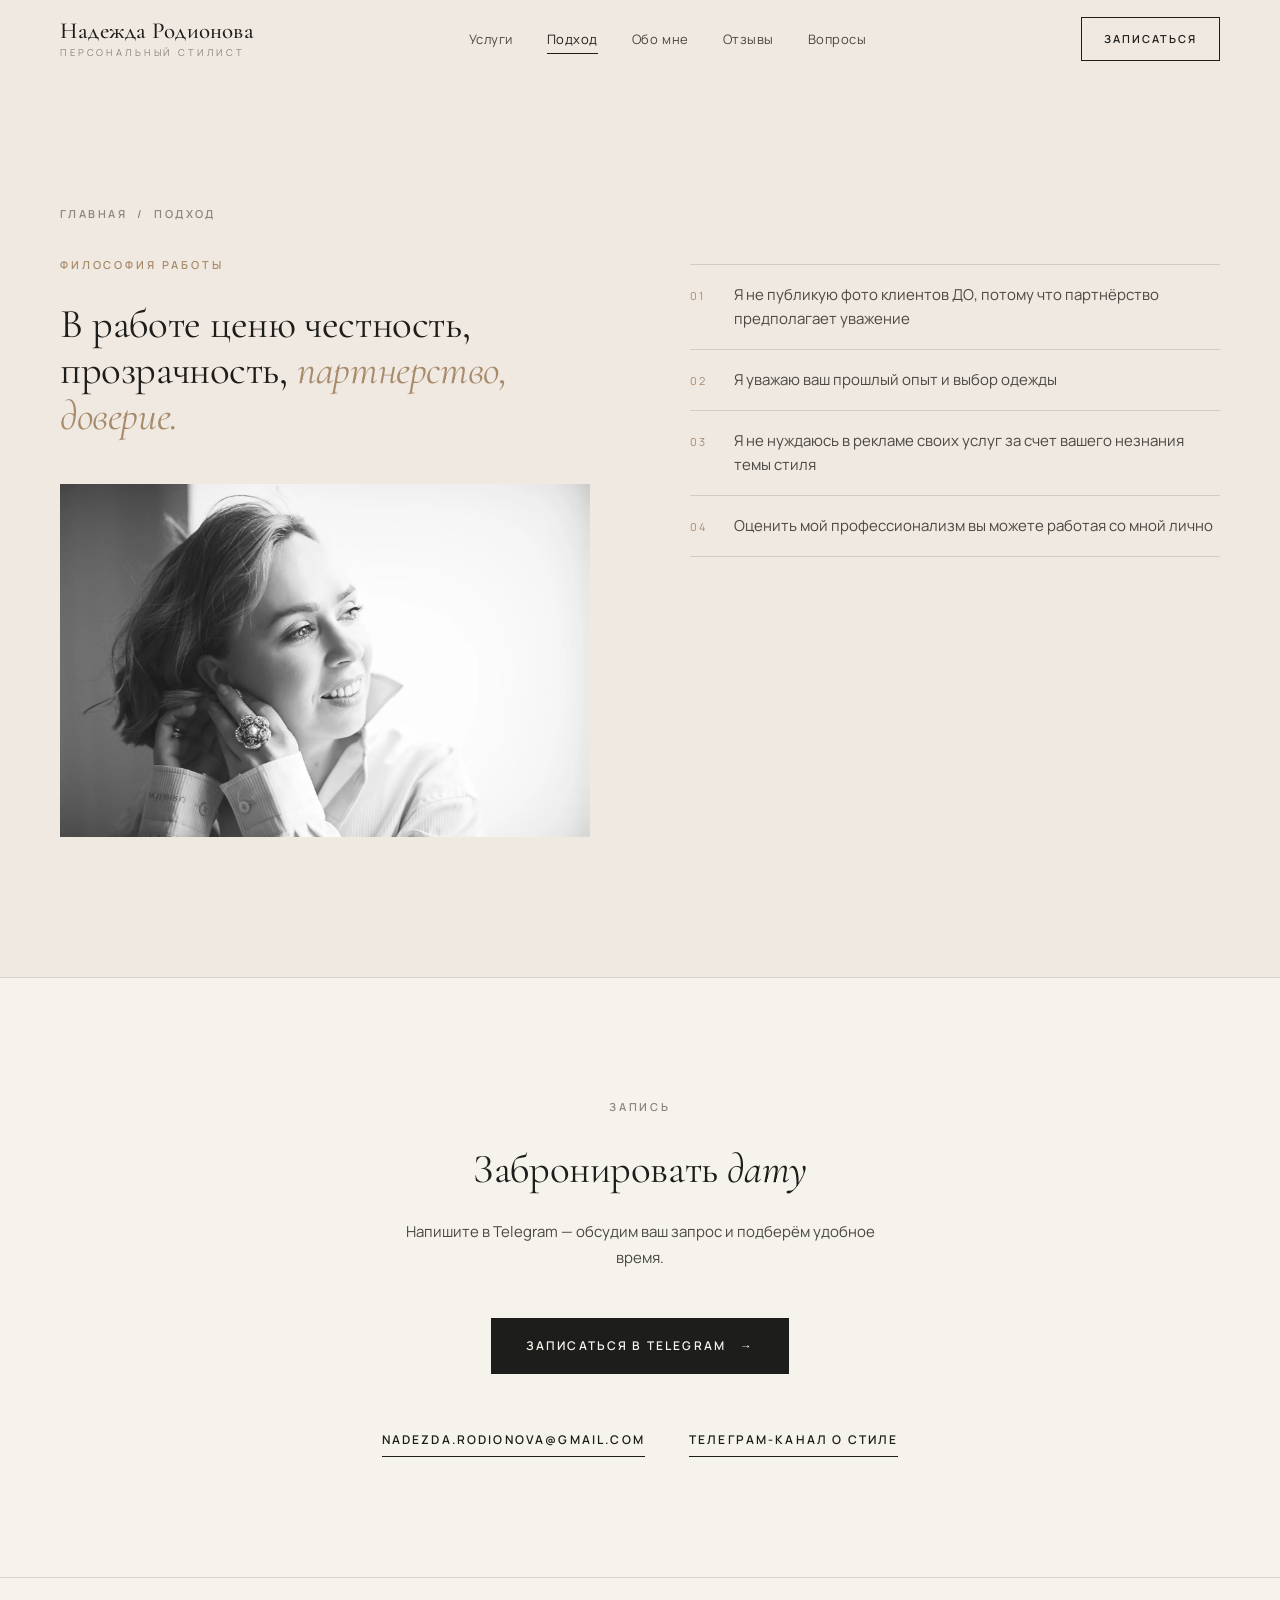
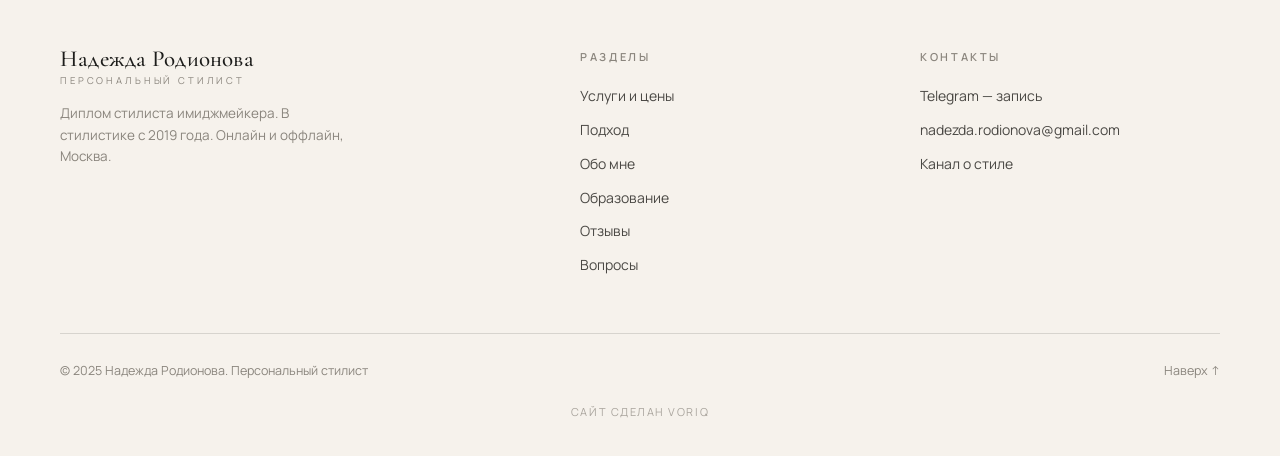
<file: approach.html>
<!doctype html>
<html lang="ru">
<head>
<meta charset="utf-8">
<meta name="viewport" content="width=device-width, initial-scale=1">
<link rel="icon" href="data:image/svg+xml,%3Csvg xmlns=%22http://www.w3.org/2000/svg%22 viewBox=%220 0 64 64%22%3E%3Crect width=%2264%22 height=%2264%22 fill=%22%231D1D1B%22/%3E%3Ctext x=%2232%22 y=%2245%22 font-family=%22Georgia,serif%22 font-size=%2238%22 fill=%22%23F6F2EC%22 text-anchor=%22middle%22%3E%D0%9D%3C/text%3E%3C/svg%3E">
<title>Подход и философия | Надежда Родионова</title>
<meta name="description" content="Надежда Родионова — персональный стилист в Москве с 2019 года. Разбор гардероба, шоппинг-сопровождение, стилизация, удалённый шоппинг, консультации онлайн.">
<meta property="og:title" content="Надежда Родионова — персональный стилист">
<meta property="og:description" content="Моя цель — сделать вас лучшей версией себя.">
<meta property="og:image" content="img/hero-portrait.png">
<meta name="theme-color" content="#F6F2EC">
<link rel="stylesheet" href="fonts/fonts.css">
<script>document.documentElement.classList.add("js");setTimeout(function(){if(!window.__rv)document.documentElement.classList.add("rv-off")},2500)</script>
<style>
:root{
  --bg:#F6F2EC;        /* milk */
  --bg-2:#EFE9E1;      /* cream */
  --sand:#E6DCCF;      /* beige plate */
  --ink:#1D1D1B;       /* graphite black */
  --ink-2:#4A4844;
  --muted:#8A857D;
  --accent:#A88B6A;    /* natural beige accent */
  --line:rgba(29,29,27,.14);
  --serif:'Cormorant Garamond','Times New Roman',serif;
  --sans:'Manrope','Helvetica Neue',Arial,sans-serif;
  --wrap:1240px;
  --ease:cubic-bezier(.22,.8,.24,1);
}
*{box-sizing:border-box;margin:0;padding:0}
html{-webkit-text-size-adjust:100%;scroll-padding-top:80px;scroll-behavior:smooth}
html.lenis,html.lenis body{height:auto}
.lenis.lenis-smooth{scroll-behavior:auto!important}
.lenis.lenis-stopped{overflow:hidden}
body{font-family:var(--sans);font-weight:400;font-size:16px;line-height:1.7;color:var(--ink-2);background:var(--bg);overflow-x:hidden;-webkit-font-smoothing:antialiased}
img{max-width:100%;height:auto;display:block}
a{color:inherit;text-decoration:none}
button{font:inherit;color:inherit}
.wrap{max-width:var(--wrap);margin:0 auto;padding:0 40px}
.serif{font-family:var(--serif);font-weight:400;color:var(--ink);letter-spacing:-.01em;line-height:1.04}
.serif em{font-style:italic}
.label{display:block;font-size:11px;font-weight:600;letter-spacing:.26em;text-transform:uppercase;color:var(--muted)}
.label.n{color:var(--accent)}
.h2{font-size:clamp(40px,5vw,72px)}
.sec{padding:140px 0}
.rule{height:1px;background:var(--line);border:0}
.sec-head{display:grid;grid-template-columns:220px 1fr;gap:40px;margin-bottom:72px;align-items:baseline}
.sec-head p{margin-top:22px;max-width:560px;color:var(--ink-2)}

/* buttons: thin, quiet */
.btn{display:inline-flex;align-items:center;justify-content:center;gap:14px;height:56px;padding:0 34px;background:var(--ink);color:var(--bg);border:1px solid var(--ink);
  font-size:12px;font-weight:600;letter-spacing:.18em;text-transform:uppercase;cursor:pointer;transition:background .4s var(--ease),color .4s var(--ease)}
.btn:hover{background:transparent;color:var(--ink)}
.btn.line{background:transparent;color:var(--ink)}
.btn.line:hover{background:var(--ink);color:var(--bg)}
.btn .ar{display:inline-block;transition:transform .4s var(--ease)}
.btn:hover .ar{transform:translateX(4px)}
.link{display:inline-flex;gap:10px;align-items:center;font-size:12px;font-weight:600;letter-spacing:.18em;text-transform:uppercase;color:var(--ink);
  padding-bottom:6px;background:linear-gradient(var(--ink),var(--ink)) 0 100%/100% 1px no-repeat;transition:background-size .5s var(--ease)}
.link:hover{background-size:0 1px;background-position:100% 100%}

/* ---------- HEADER ---------- */
.hdr{position:fixed;top:0;left:0;right:0;z-index:50;transition:background .5s,border-color .5s;border-bottom:1px solid transparent}
.hdr.scrolled{background:rgba(246,242,236,.92);backdrop-filter:blur(14px);-webkit-backdrop-filter:blur(14px);border-bottom-color:var(--line)}
.hdr .wrap{display:flex;align-items:center;justify-content:space-between;height:78px;gap:30px}
.logo{display:flex;flex-direction:column;line-height:1}
.logo b{font-family:var(--serif);font-weight:500;font-size:23px;color:var(--ink);letter-spacing:.01em}
.logo span{font-size:9.5px;letter-spacing:.3em;text-transform:uppercase;color:var(--muted);margin-top:5px}
.menu{display:flex;gap:34px;font-size:13px;letter-spacing:.04em;color:var(--ink-2)}
.menu a{position:relative;padding:4px 0;transition:color .3s}
.menu a::after{content:"";position:absolute;left:0;right:100%;bottom:0;height:1px;background:var(--ink);transition:right .45s var(--ease)}
.menu a:hover{color:var(--ink)}.menu a:hover::after{right:0}
.hdr .btn{height:44px;padding:0 22px;font-size:11px}
.burger{display:none;width:44px;height:44px;border:0;background:none;cursor:pointer;position:relative}
.burger i{position:absolute;left:10px;right:10px;height:1px;background:var(--ink);transition:transform .4s var(--ease),top .4s var(--ease)}
.burger i:nth-child(1){top:18px}.burger i:nth-child(2){top:26px}
.nav-open .burger i:nth-child(1){top:22px;transform:rotate(45deg)}
.nav-open .burger i:nth-child(2){top:22px;transform:rotate(-45deg)}
.mnav{position:fixed;inset:0;z-index:49;background:var(--bg);padding:110px 24px 40px;display:flex;flex-direction:column;
  opacity:0;visibility:hidden;transition:opacity .45s var(--ease),visibility 0s linear .45s}
.mnav a:not(.btn){font-family:var(--serif);font-size:38px;color:var(--ink);padding:8px 0;border-bottom:1px solid var(--line);
  transform:translateY(10px);opacity:0;transition:transform .5s var(--ease),opacity .5s var(--ease)}
.mnav .btn{margin-top:auto}
.nav-open .mnav{opacity:1;visibility:visible;transition:opacity .45s var(--ease)}
.nav-open .mnav a{transform:none;opacity:1}
.nav-open .mnav a:nth-child(2){transition-delay:.04s}.nav-open .mnav a:nth-child(3){transition-delay:.08s}
.nav-open .mnav a:nth-child(4){transition-delay:.12s}.nav-open .mnav a:nth-child(5){transition-delay:.16s}.nav-open .mnav a:nth-child(6){transition-delay:.2s}

/* ---------- HERO ---------- */
.hero{min-height:100vh;min-height:100svh;padding-top:78px;display:flex}
.hero .wrap{flex:1;display:grid;grid-template-columns:minmax(0,1.1fr) minmax(0,.9fr);gap:60px;width:100%}
.hero-text{align-self:center;padding:50px 0 70px}
.hero .label{margin-bottom:34px}
.hero h1{font-size:clamp(52px,6.2vw,96px);line-height:1;margin-bottom:34px;max-width:12ch}
.hero .val{font-size:17px;line-height:1.75;max-width:430px;color:var(--ink-2);margin-bottom:46px}
.hero-cta{display:flex;align-items:center;gap:34px;flex-wrap:wrap}
.hero-meta{display:flex;gap:56px;margin-top:64px;padding-top:26px;border-top:1px solid var(--line);max-width:560px}
.hero-meta div{font-size:13px;line-height:1.5;color:var(--muted)}
.hero-meta b{display:block;font-family:var(--serif);font-weight:400;font-size:30px;color:var(--ink);margin-bottom:6px;line-height:1}
.hero-photo{position:relative;align-self:end;display:flex;justify-content:center;height:100%;min-height:560px}
.arch{position:absolute;left:8%;right:8%;bottom:0;top:12%;background:var(--sand);border-radius:999px 999px 0 0}
.hero-photo img{position:relative;align-self:flex-end;height:min(84vh,84svh,760px);width:auto;max-width:100%;object-fit:contain;object-position:bottom;filter:grayscale(1) contrast(1.04)}
.hero-photo .cap{position:absolute;right:0;top:16%;writing-mode:vertical-rl;transform:rotate(180deg);font-size:10.5px;letter-spacing:.3em;text-transform:uppercase;color:var(--muted)}

/* ---------- STATEMENT (problem) ---------- */
.statement{padding:150px 0 130px;border-top:1px solid var(--line)}
.statement .serif{font-size:clamp(32px,3.6vw,54px);line-height:1.18;max-width:1020px}
.statement .serif em{color:var(--accent)}
.st-foot{display:grid;grid-template-columns:220px 1fr;gap:40px;margin-top:60px}
.st-foot p{max-width:620px}

/* ---------- SERVICES (editorial list) ---------- */
.services{background:var(--bg-2)}
.srv{border-top:1px solid var(--line)}
.srv:last-of-type{border-bottom:1px solid var(--line)}
.srv summary{list-style:none;cursor:pointer;display:grid;grid-template-columns:60px minmax(0,1.3fr) minmax(0,1.2fr) 190px 40px;gap:24px;align-items:center;padding:34px 0;transition:padding .5s var(--ease)}
.srv summary::-webkit-details-marker{display:none}
.srv .no{font-size:12px;letter-spacing:.14em;color:var(--muted)}
.srv .nm{font-family:var(--serif);font-size:clamp(26px,2.4vw,36px);color:var(--ink);line-height:1.1;transition:transform .5s var(--ease)}
.srv .rs{font-size:14.5px;color:var(--ink-2);line-height:1.55}
.srv .pr{font-size:14px;font-weight:600;color:var(--ink);text-align:right;letter-spacing:.02em}
.srv .tg{justify-self:end;width:40px;height:40px;border:1px solid var(--line);border-radius:50%;position:relative;transition:transform .5s var(--ease),background .4s,border-color .4s}
.srv .tg::before,.srv .tg::after{content:"";position:absolute;left:50%;top:50%;width:12px;height:1px;background:var(--ink);transform:translate(-50%,-50%);transition:background .4s}
.srv .tg::after{transform:translate(-50%,-50%) rotate(90deg)}
.srv summary:hover .nm{transform:translateX(8px)}
.srv summary:hover .tg{border-color:var(--ink)}
.srv[open] .tg{transform:rotate(45deg);background:var(--ink);border-color:var(--ink)}
.srv[open] .tg::before,.srv[open] .tg::after{background:var(--bg)}
.srv-body{overflow:hidden}
.srv-in{padding:6px 0 56px 84px}
.svc-cta{display:flex;align-items:center;justify-content:space-between;gap:30px;margin-top:80px;flex-wrap:wrap}
.svc-cta .serif{font-size:clamp(28px,2.8vw,40px);max-width:620px}

/* service detail typography (shared with former dialogs) */
.cost-h{display:none}
.prices{display:flex;flex-wrap:wrap;gap:0;margin-bottom:40px;border-top:1px solid var(--line);border-bottom:1px solid var(--line)}
.price{display:flex;align-items:baseline;gap:8px;padding:18px 30px 18px 0;margin-right:30px;font-size:14px;line-height:1.5;color:var(--ink-2);max-width:340px}
.price+.price{padding-left:30px;border-left:1px solid var(--line)}
.price img{display:none}
.price em{font-style:normal;font-weight:600;color:var(--ink)}
.note-big{font-family:var(--serif);font-style:italic;color:var(--accent);font-size:24px;margin:-16px 0 32px}
.info{display:grid;grid-template-columns:1fr 1fr;gap:30px 70px}
.info h4{font-size:11px;font-weight:600;letter-spacing:.22em;text-transform:uppercase;color:var(--ink);margin:0 0 14px}
.info h4:not(:first-child){margin-top:30px}
.info ul{list-style:none;display:grid;gap:8px}
.info li{position:relative;padding-left:22px;font-size:15px;line-height:1.6}
.info li::before{content:"";position:absolute;left:0;top:.8em;width:10px;height:1px;background:var(--accent)}
.info p{font-size:15px;line-height:1.6}
.info .remark{grid-column:1/-1;border-left:1px solid var(--accent);padding:4px 0 4px 22px;font-size:14.5px;color:var(--ink-2)}
.actions{margin-top:40px}

/* ---------- PHILOSOPHY (b/w editorial) ---------- */
.philo{background:var(--ink);color:#E9E4DC;padding:140px 0}
.philo-grid{display:grid;grid-template-columns:minmax(0,1fr) minmax(0,1fr);gap:100px;align-items:start}
.philo .label{color:rgba(233,228,220,.5);margin-bottom:28px}
.philo .serif{color:#F6F2EC;font-size:clamp(34px,3.4vw,52px);line-height:1.12}
.philo .serif em{color:#CDB89C}
.principles{list-style:none;margin-top:8px;display:grid;gap:0;counter-reset:p}
.principles li{counter-increment:p;display:grid;grid-template-columns:44px 1fr;padding:18px 0;border-top:1px solid rgba(233,228,220,.16);font-size:15px;line-height:1.6;color:rgba(233,228,220,.86)}
.principles li::before{content:"0" counter(p);font-size:11px;letter-spacing:.16em;color:#CDB89C;padding-top:4px}

/* ---------- ABOUT ---------- */
.about-grid{display:grid;grid-template-columns:minmax(0,.9fr) minmax(0,1.1fr);gap:110px;align-items:center}
.about-photo{position:relative;background:var(--sand);aspect-ratio:4/5;display:flex;align-items:flex-end;justify-content:center;overflow:hidden}
.about-photo img{width:auto;height:88%;max-width:92%;object-fit:contain;object-position:bottom}
.about-photo .cap{position:absolute;left:22px;top:20px;font-size:10.5px;letter-spacing:.3em;text-transform:uppercase;color:var(--ink-2)}
.about-text .serif{margin:22px 0 34px}
.about-text p{font-size:15.5px;margin-top:16px;max-width:560px}
.facts{display:grid;grid-template-columns:repeat(3,1fr);margin-top:46px;border-top:1px solid var(--line)}
.facts div{padding:22px 20px 0 0;font-size:13px;line-height:1.5;color:var(--muted)}
.facts div+div{padding-left:20px;border-left:1px solid var(--line)}
.facts b{display:block;font-family:var(--serif);font-weight:400;font-size:24px;color:var(--ink);margin-bottom:6px;line-height:1.1}
.quote-line{margin-top:40px;font-family:var(--serif);font-style:italic;font-size:24px;line-height:1.35;color:var(--ink);max-width:520px}

/* ---------- EDUCATION (editorial index) ---------- */
.edu{display:grid;grid-template-columns:repeat(4,1fr);gap:26px;max-width:700px}
.edu button{border:0;background:none;padding:0;text-align:left;cursor:zoom-in}
.edu .fr{aspect-ratio:3/4;display:flex;align-items:center;justify-content:center;padding:0;overflow:hidden}
.edu img{width:100%;height:100%;object-fit:contain;transition:transform .9s var(--ease),opacity .6s,filter .6s}
.edu button:hover img{transform:scale(1.04)}
.edu .ec{display:block;margin-top:12px;font-size:10.5px;letter-spacing:.18em;text-transform:uppercase;color:var(--muted);transition:color .4s}
.edu button:hover .ec{color:var(--ink)}
.edu img{opacity:.92;filter:grayscale(.35)}
.edu button:hover img{opacity:1;filter:none}

/* ---------- REVIEWS (Tilda-like infinite slider, quiet) ---------- */
.reviews{background:var(--bg-2);overflow:hidden}
.slider{--sw:250px;--gap:max(28px,calc((100vw - var(--sw))/2 - var(--sw) - 70px));position:relative;margin:0 calc(50% - 50vw)}
.track{display:flex;align-items:center;gap:var(--gap);overflow-x:auto;scroll-snap-type:x mandatory;scroll-behavior:smooth;
  padding:0 calc(50% - var(--sw)/2) 34px;scrollbar-width:none;-webkit-overflow-scrolling:touch;overscroll-behavior-x:contain}
.track::-webkit-scrollbar{display:none}
.track>button{flex:0 0 var(--sw);height:280px;scroll-snap-align:center;border:0;padding:0;background:transparent;overflow:hidden;cursor:pointer;
  opacity:.3;filter:grayscale(1);transform:scale(.93);transition:transform .9s var(--ease),opacity .9s var(--ease),filter .9s var(--ease)}
.track>button.active{opacity:1;filter:none;transform:scale(1);cursor:zoom-in}
.track>button:not(.active):hover{opacity:.55}
.track.jumping>button{transition:none}
.track img{width:100%;height:100%;object-fit:contain}
.nav{position:absolute;left:0;right:0;top:calc(50% - 37px);display:flex;justify-content:center;gap:calc(var(--sw) + 56px);pointer-events:none;z-index:2}
.nav button{pointer-events:auto;width:44px;height:44px;border-radius:50%;border:1px solid var(--line);background:var(--bg);color:var(--ink);cursor:pointer;
  display:grid;place-items:center;transition:background .4s,color .4s,border-color .4s}
.nav button:hover{background:var(--ink);color:var(--bg);border-color:var(--ink)}
.nav svg{width:15px;height:15px}
.dots{display:flex;justify-content:center;align-items:center;gap:12px;font-size:12px;letter-spacing:.14em;color:var(--muted)}
.dots i{width:24px;height:1px;background:var(--line);cursor:pointer;transition:background .4s,width .4s var(--ease)}
.dots i.on{background:var(--ink);width:44px}

/* ---------- BLOG ---------- */
.blog{display:grid;grid-template-columns:220px 1fr auto;gap:40px;align-items:center;padding:70px 0;border-top:1px solid var(--line);border-bottom:1px solid var(--line)}
.blog .serif{font-size:clamp(28px,2.8vw,42px);max-width:680px}
.blog p{margin-top:12px;color:var(--muted);font-size:14px}

/* ---------- FAQ ---------- */
.faq-grid{display:grid;grid-template-columns:minmax(0,.8fr) minmax(0,1.2fr);gap:100px;align-items:start}
.qa{border-top:1px solid var(--line)}
.qa:last-child{border-bottom:1px solid var(--line)}
.qa summary{list-style:none;cursor:pointer;display:flex;justify-content:space-between;align-items:center;gap:24px;padding:28px 0;font-family:var(--serif);font-size:24px;line-height:1.25;color:var(--ink)}
.qa summary::-webkit-details-marker{display:none}
.qa summary i{flex:none;width:14px;height:14px;position:relative;transition:transform .5s var(--ease)}
.qa summary i::before,.qa summary i::after{content:"";position:absolute;left:0;right:0;top:50%;height:1px;background:var(--ink)}
.qa summary i::after{transform:rotate(90deg)}
.qa[open] summary i{transform:rotate(45deg)}
.qa .a{overflow:hidden;padding:0 60px 28px 0;font-size:15.5px}
.qa .a p+p{margin-top:10px}

/* ---------- CONTACT ---------- */
.contact{text-align:center;padding:160px 0}
.contact .label{margin-bottom:30px}
.contact .serif{font-size:clamp(46px,6vw,92px);margin:0 auto;max-width:900px}
.contact p.sub{max-width:480px;margin:28px auto 48px}
.ct-row{display:flex;justify-content:center;gap:16px;flex-wrap:wrap}
.ct-links{display:flex;justify-content:center;gap:44px;margin-top:56px;flex-wrap:wrap}

/* ---------- FOOTER ---------- */
footer{border-top:1px solid var(--line);padding:70px 0 34px;font-size:14px}
.ft-grid{display:grid;grid-template-columns:1.6fr 1fr 1fr;gap:40px;padding-bottom:56px}
footer p{margin-top:18px;max-width:300px;color:var(--muted);font-size:13.5px;line-height:1.6}
footer h4{font-size:11px;letter-spacing:.24em;text-transform:uppercase;color:var(--muted);font-weight:600;margin-bottom:18px}
footer ul{list-style:none;display:grid;gap:10px}
footer ul a{transition:color .3s}footer ul a:hover{color:var(--accent)}
.made-by{margin-top:22px;text-align:center;font-size:11px;letter-spacing:.14em;text-transform:uppercase;color:var(--muted);opacity:.7}
.made-by a{transition:color .3s,opacity .3s}.made-by a:hover{color:var(--ink);opacity:1}
.ft-bot{padding-top:26px;border-top:1px solid var(--line);display:flex;justify-content:space-between;gap:20px;flex-wrap:wrap;color:var(--muted);font-size:12.5px}


/* ---------- TRUST: education + reviews in one block ---------- */
.trust{background:var(--bg-2);overflow:hidden}
.trust-grid{display:grid;grid-template-columns:minmax(0,1fr) minmax(0,1fr);gap:90px;align-items:start}
.trust-col{min-width:0}
.t-h{font-size:clamp(34px,3.2vw,48px);margin:18px 0 44px}
.trust .edu{grid-template-columns:repeat(2,1fr);max-width:none;gap:28px 24px}
.trust .edu .fr{aspect-ratio:4/3;background:var(--bg);padding:12px}
.trust .slider{margin:0;--sw:250px;--gap:24px}
.trust .track{padding:0 calc(50% - var(--sw)/2) 30px;cursor:grab;user-select:none;
  -webkit-mask-image:linear-gradient(90deg,transparent,#000 14%,#000 86%,transparent);mask-image:linear-gradient(90deg,transparent,#000 14%,#000 86%,transparent)}
.trust .track.dragging{cursor:grabbing;scroll-snap-type:none!important;scroll-behavior:auto!important}
.trust .track img{pointer-events:none;-webkit-user-drag:none}
.trust .nav{gap:calc(var(--sw) + 36px)}
.slider:focus-visible{outline:1px solid var(--accent);outline-offset:8px}
.trust .track>button{height:372px}
@media (max-width:900px){
  .trust-grid{grid-template-columns:1fr;gap:80px}
  .trust .slider{margin:0 -24px}
  .trust .track{-webkit-mask-image:none;mask-image:none}
}
@media (max-width:600px){
  .trust .slider{margin:0 -20px;--sw:62vw;--gap:14px}
  .trust .edu{grid-template-columns:repeat(4,1fr);gap:10px}
  .trust .edu .fr{aspect-ratio:3/4;padding:4px}
  .trust .track>button{height:280px}
  .t-h{margin-bottom:30px}
}


/* ---------- QUALIFICATION (main page, text only) ---------- */
.qual{padding-top:40px}
.q-list{list-style:none;border-top:1px solid var(--line);margin-left:260px}
.q-list li{display:grid;grid-template-columns:120px 1fr;gap:30px;padding:26px 0;border-bottom:1px solid var(--line);align-items:baseline}
.q-y{font-size:12px;font-weight:600;letter-spacing:.16em;text-transform:uppercase;color:var(--accent)}
.q-t{font-family:var(--serif);font-size:clamp(22px,2vw,28px);color:var(--ink);line-height:1.2}
.q-t small{display:block;font-family:var(--sans);font-size:13.5px;color:var(--muted);margin-top:8px;line-height:1.5}
.q-cta{display:flex;align-items:center;gap:28px;margin:48px 0 0 260px;flex-wrap:wrap}
.q-note{font-size:12px;letter-spacing:.14em;text-transform:uppercase;color:var(--muted)}
@media (max-width:900px){.q-list,.q-cta{margin-left:0}}
@media (max-width:600px){.q-list li{grid-template-columns:1fr;gap:8px;padding:22px 0}.q-cta .btn{width:100%}.q-cta{justify-content:center}}

/* toast: «почта скопирована» (desktop) */
.toast{position:fixed;left:50%;bottom:32px;z-index:120;transform:translate(-50%,16px);opacity:0;pointer-events:none;
  background:var(--ink);color:var(--bg);padding:14px 22px;font-size:13px;letter-spacing:.02em;line-height:1.4;display:flex;gap:12px;align-items:center;
  transition:opacity .45s var(--ease),transform .45s var(--ease);white-space:nowrap}
.toast.on{opacity:1;transform:translate(-50%,0)}
.toast b{font-weight:600}
.toast i{font-style:normal;color:var(--accent)}

/* mobile sticky booking */
.mbook{position:fixed;left:16px;right:16px;bottom:16px;z-index:40;display:none;transform:translateY(140%);transition:transform .6s var(--ease)}
.mbook.on{transform:none}
.mbook .btn{width:100%}

/* lightbox */
.lb{position:fixed;inset:0;z-index:100;background:rgba(246,242,236,.97);display:flex;align-items:center;justify-content:center;padding:40px;cursor:zoom-out;
  opacity:0;visibility:hidden;transition:opacity .5s var(--ease),visibility 0s linear .5s}
.lb.on{opacity:1;visibility:visible;transition:opacity .5s var(--ease)}
.lb img{max-width:100%;max-height:100%;transform:scale(.96);transition:transform .7s var(--ease)}
.lb.on img{transform:none}

/* reveal */
.rv{opacity:0;transform:translateY(24px);transition:opacity 1.1s var(--ease) var(--d,0s),transform 1.1s var(--ease) var(--d,0s)}
.rv.in{opacity:1;transform:none}
.hero-text>*{animation:rise 1.1s var(--ease) both}
.hero-text>*:nth-child(2){animation-delay:.08s}.hero-text>*:nth-child(3){animation-delay:.16s}
.hero-text>*:nth-child(4){animation-delay:.24s}.hero-text>*:nth-child(5){animation-delay:.32s}
.arch{animation:archIn 1.4s var(--ease) both}
.hero-photo img{animation:rise 1.3s var(--ease) .25s both}
@keyframes rise{from{opacity:0;transform:translateY(22px)}to{opacity:1;transform:none}}
@keyframes archIn{from{opacity:0;transform:scaleY(.9);transform-origin:bottom}to{opacity:1;transform:none}}

/* ---------- RESPONSIVE ---------- */
@media (max-width:1100px){
  .menu{gap:22px}
  .srv summary{grid-template-columns:44px minmax(0,1fr) 150px 40px}
  .srv .rs{display:none}
  .srv-in{padding-left:68px}
  .edu{grid-template-columns:repeat(2,1fr)}
}
@media (max-width:900px){
  .wrap{padding:0 24px}
  .menu,.hdr .btn{display:none}
  .burger{display:block}
  .sec{padding:96px 0}
  .sec-head{grid-template-columns:1fr;gap:16px;margin-bottom:48px}
  .hero{min-height:0}
  .hero .wrap{grid-template-columns:minmax(0,1fr);gap:0}
  .hero-photo{order:1;min-height:0;margin:10px auto 0;width:min(420px,100%)}
  .hero-photo img{height:auto;width:86%}
  .hero-photo .cap{display:none}
  .hero-text{order:2;padding:44px 0 72px}
  .hero .label{margin-bottom:22px}
  .hero-meta{gap:30px;margin-top:56px}
  .statement{padding:100px 0 90px}
  .st-foot{grid-template-columns:1fr;gap:14px;margin-top:40px}
  .philo{padding:90px 0}
  .philo-grid{grid-template-columns:1fr;gap:40px}
  .about-grid{grid-template-columns:1fr;gap:54px}
  .about-photo{max-width:460px}
  .blog{grid-template-columns:1fr;gap:22px;padding:56px 0}
  .faq-grid{grid-template-columns:1fr;gap:36px}
  .info{grid-template-columns:1fr;gap:10px}
  .contact{padding:110px 0}
  .ft-grid{grid-template-columns:1fr 1fr}
  .ft-grid>div:first-child{grid-column:1/-1}
  .mbook{display:block}
  footer{padding-bottom:100px}
}
@media (max-width:600px){
  .wrap{padding:0 20px}
  .hero h1{font-size:clamp(44px,12.4vw,60px)}
  .hero .val{font-size:16px;margin-bottom:36px}
  .hero-cta{flex-direction:column;align-items:stretch;gap:20px}
  .hero-cta .link{align-self:center}
  .hero-meta{gap:18px}
  .hero-meta b{font-size:24px}
  .hero-meta div{font-size:12px}
  .srv summary{grid-template-columns:30px minmax(0,1fr) 34px;gap:12px;padding:26px 0}
  .srv .pr{grid-column:2;grid-row:2;text-align:left;font-size:13px;font-weight:500;color:var(--accent);margin-top:-6px}
  .srv .tg{grid-column:3;grid-row:1/3;width:34px;height:34px}
  .srv .nm{font-size:25px}
  .srv-in{padding:0 0 44px}
  .price{padding:14px 0!important;margin:0!important;border-left:0!important;max-width:none;width:100%}
  .price+.price{border-top:1px solid var(--line)}
  .svc-cta{margin-top:56px}
  .svc-cta .btn{width:100%}
  .facts{grid-template-columns:1fr}
  .facts div{padding:18px 0!important;border-left:0!important;border-bottom:1px solid var(--line)}
  .edu{gap:18px}
  .edu .fr{padding:12px}
  .edu .ec b{font-size:17px}
  .slider{--sw:60vw;--gap:14px}
  .track>button{height:260px}
  .edu{grid-template-columns:repeat(4,1fr);gap:10px}
  .edu .ec{display:none}
  .nav{display:none}
  .qa summary{font-size:21px;padding:24px 0}
  .qa .a{padding-right:0}
  .contact .serif{font-size:clamp(42px,12vw,60px)}
  .ct-row .btn{width:100%}
  .ct-links{gap:22px;flex-direction:column}
  .ft-grid{grid-template-columns:1fr}
}

html:not(.js) .rv,.rv-off .rv{opacity:1!important;transform:none!important;transition:none!important}

/* ONE SIZE for all section headings (Cormorant kept), everything a bit smaller */
:root{--h:clamp(30px,3.2vw,46px)}
body{font-size:15px;line-height:1.7}
.serif{line-height:1.08}
.hero h1{font-size:clamp(42px,4.8vw,70px)}
.hero .val{font-size:15.5px}
.hero-meta b{font-size:24px}
.h2,.t-h,.contact .serif,.philo .serif,.statement .serif,.page-top h1{font-size:var(--h)!important}
.statement .serif{line-height:1.22}
.srv .nm{font-size:clamp(21px,1.8vw,26px)}
.svc-cta .serif,.blog .serif{font-size:clamp(22px,2vw,28px)}
.q-t{font-size:clamp(19px,1.6vw,22px)}
.qa summary{font-size:20px}
.quote-line{font-size:20px}
.facts b{font-size:21px}
.mnav a:not(.btn){font-size:32px}
@media (max-width:600px){:root{--h:30px}.hero h1{font-size:clamp(38px,10.5vw,46px)}.srv .nm{font-size:21px}.qa summary{font-size:18px}}

/* «Подход» in the site colours (light, not dark) */
.philo{background:var(--bg-2)!important;color:var(--ink-2)!important}
.philo .label{color:var(--accent)!important}
.philo .serif{color:var(--ink)!important}
.philo .serif em{color:var(--accent)!important}
.principles li{border-top-color:var(--line)!important;color:var(--ink-2)!important}
.principles li:last-child{border-bottom:1px solid var(--line)}
.principles li::before{color:var(--accent)!important}
.philo .crumb{color:var(--muted)!important}
.crumb-row{margin-bottom:6px}
/* «Обо мне»: text on the left, photo on the right */
@media (min-width:901px){
  .about-grid{grid-template-columns:minmax(0,1.15fr) minmax(0,.85fr)!important;gap:90px!important;align-items:center}
  .about-text{order:1}.about-photo{order:2}
}
.about-photo{max-width:480px;justify-self:end}
#about.page-first{padding-top:150px!important}


/* «Обо мне»: real photo (pink suit), full frame */
.about-photo{background:none!important;aspect-ratio:2/3!important;display:block!important;overflow:hidden}
.about-photo img{width:100%!important;height:100%!important;max-width:none!important;object-fit:cover!important;object-position:50% 20%!important;transition:transform 1.6s var(--ease)}
.about-photo:hover img{transform:scale(1.02)}
/* «Подход»: b/w photo under the heading */
.philo-img{margin:44px 0 0;overflow:hidden;aspect-ratio:3/2}
.philo-img img{width:100%;height:100%;object-fit:cover;object-position:40% 35%;filter:grayscale(1)}
@media (max-width:900px){.philo-img{margin-top:30px}.about-photo{max-width:420px!important;justify-self:start}}

/* 3 diplomas in one row */
.trust .edu{grid-template-columns:repeat(3,1fr)!important}

/* multipage */
.menu a.on{color:var(--ink)}.menu a.on::after{right:0}
.page-first{padding-top:190px!important}
.philo.page-first{padding-top:200px!important}
.crumb{display:inline-flex;gap:10px;font-size:11px;font-weight:600;letter-spacing:.22em;text-transform:uppercase;color:var(--muted);margin-bottom:26px}
.crumb a{transition:color .3s}.crumb a:hover{color:var(--ink)}
.philo .crumb{color:rgba(233,228,220,.5)}
.trust{background:var(--bg)}
.statement{padding:84px 0 96px!important}
.contact{padding:120px 0!important}
.next-pages{display:flex;justify-content:center;gap:34px;flex-wrap:wrap;margin-top:44px}
@media (max-width:900px){.page-first{padding-top:120px!important}.statement{padding:64px 0 72px!important}.contact{padding:90px 0!important}}
@media (max-width:600px){.trust .edu{grid-template-columns:repeat(3,1fr)!important;gap:22px 12px!important}.trust .edu .fr{aspect-ratio:3/4;padding:8px}.edu .ec{display:block!important;font-size:10px}}

/* compatibility: older Safari (macOS ≤ 10.15) has no WebP and no aspect-ratio */
picture{display:contents}
.mnav,.lb{top:0;right:0;bottom:0;left:0}
@supports not (aspect-ratio:1/1){
  .about-photo,.philo-img,.edu .fr,.dipl>button,.philo-photo{aspect-ratio:auto!important;height:auto!important}
  .about-photo img,.philo-img img,.edu img{height:auto!important;position:static!important}
  .hero-photo img{height:auto!important;max-height:84vh}
}
</style>
</head>
<body>

<header class="hdr" id="hdr">
  <div class="wrap">
    <a class="logo" href="index.html" aria-label="На главную"><b>Надежда Родионова</b><span>персональный стилист</span></a>
    <nav class="menu" aria-label="Меню">
      <a href="services.html">Услуги</a><a href="approach.html" class="on" aria-current="page">Подход</a><a href="about.html">Обо мне</a><a href="reviews.html">Отзывы</a><a href="faq.html">Вопросы</a>
    </nav>
    <a class="btn line" href="https://t.me/Nadezhda_my_style" target="_blank" rel="noopener">Записаться</a>
    <button class="burger" id="burger" aria-label="Меню" aria-expanded="false"><i></i><i></i></button>
  </div>
</header>
<nav class="mnav" id="mnav" aria-label="Мобильное меню">
  <a href="services.html">Услуги</a><a href="approach.html">Подход</a><a href="about.html">Обо мне</a><a href="reviews.html">Отзывы</a><a href="faq.html">Вопросы</a>
  <a class="btn" href="https://t.me/Nadezhda_my_style" target="_blank" rel="noopener">Записаться на консультацию</a>
</nav>

<main>
<section class="philo page-first" id="approach">
  <div class="wrap crumb-row"><div class="crumb"><a href="index.html">Главная</a><span>/</span><span>Подход</span></div></div>
  <div class="wrap philo-grid">
    <div><span class="label">Философия работы</span>
    <p class="serif rv">В работе ценю честность, прозрачность, <em>партнерство, доверие.</em></p>
    <figure class="philo-img rv"><picture><source srcset="img/approach-bw.webp" type="image/webp"><img src="img/approach-bw.jpg" width="1600" height="1068" alt="Надежда Родионова" loading="lazy"></picture></figure></div>
    <ol class="principles">
      <li>Я не публикую фото клиентов ДО, потому что партнёрство предполагает уважение</li>
      <li>Я уважаю ваш прошлый опыт и выбор одежды</li>
      <li>Я не нуждаюсь в рекламе своих услуг за счет вашего незнания темы стиля</li>
      <li>Оценить мой профессионализм вы можете работая со мной лично</li>
    </ol>
  </div>
</section>

<section class="contact" id="contact" style="border-top:1px solid var(--line)">
  <div class="wrap">
    <span class="label rv">Запись</span>
    <h2 class="serif rv">Забронировать <em>дату</em></h2>
    <p class="sub rv">Напишите в Telegram — обсудим ваш запрос и подберём удобное время.</p>
    <div class="ct-row rv">
      <a class="btn" href="https://t.me/Nadezhda_my_style" target="_blank" rel="noopener">Записаться в Telegram <span class="ar">→</span></a>
    </div>
    <div class="ct-links rv">
      <a class="link" href="mailto:nadezda.rodionova@gmail.com">nadezda.rodionova@gmail.com</a>
      <a class="link" href="https://t.me/yourwindofchange" target="_blank" rel="noopener">Телеграм-канал о стиле</a>
    </div>
  </div>
</section>
</main>

<footer>
  <div class="wrap">
    <div class="ft-grid">
      <div><a class="logo" href="index.html"><b>Надежда Родионова</b><span>персональный стилист</span></a><p>Диплом стилиста имиджмейкера. В стилистике с 2019 года. Онлайн и оффлайн, Москва.</p></div>
      <div><h4>Разделы</h4><ul><li><a href="services.html">Услуги и цены</a></li><li><a href="approach.html">Подход</a></li><li><a href="about.html">Обо мне</a></li><li><a href="about.html#education">Образование</a></li><li><a href="reviews.html">Отзывы</a></li><li><a href="faq.html">Вопросы</a></li></ul></div>
      <div><h4>Контакты</h4><ul><li><a href="https://t.me/Nadezhda_my_style" target="_blank" rel="noopener">Telegram — запись</a></li><li><a href="mailto:nadezda.rodionova@gmail.com">nadezda.rodionova@gmail.com</a></li><li><a href="https://t.me/yourwindofchange" target="_blank" rel="noopener">Канал о стиле</a></li></ul></div>
    </div>
    <div class="ft-bot"><span>© 2025 Надежда Родионова. Персональный стилист</span><a href="index.html">Наверх ↑</a></div>
    <div class="made-by"><a href="https://voriq.ru/" target="_blank" rel="noopener">Сайт сделан Voriq</a></div>
  </div>
</footer>

<div class="mbook" id="mbook"><a class="btn" href="https://t.me/Nadezhda_my_style" target="_blank" rel="noopener">Записаться на консультацию</a></div>
<div class="lb" id="lb" role="dialog" aria-label="Просмотр изображения"><img alt=""></div>

<script src="js/lenis.min.js"></script>
<script>
// smooth wheel scrolling (responsive, not sluggish)
let lenis=null;
if(window.Lenis){
  lenis=new Lenis({lerp:0.16,smoothWheel:true,wheelMultiplier:1.15});
  const raf=t=>{lenis.raf(t);requestAnimationFrame(raf)};requestAnimationFrame(raf);
}
const lockScroll=on=>{if(lenis)on?lenis.stop():lenis.start();};
document.addEventListener('click',e=>{
  const a=e.target.closest('a[href^="#"]'); if(!a)return;
  const id=a.getAttribute('href'); const t=id==='#top'||id==='#'?document.body:document.querySelector(id); if(!t)return;
  e.preventDefault(); document.body.classList.remove('nav-open'); if(lenis)lenis.start();
  if(lenis) lenis.scrollTo(t===document.body?0:t,{offset:t===document.body?0:-78,duration:1.4,easing:x=>1-Math.pow(1-x,4)});
  else (t===document.body?window.scrollTo({top:0,behavior:'smooth'}):t.scrollIntoView({behavior:'smooth'}));
  history.replaceState(null,'',id==='#top'?location.pathname:id);
});

// header + mobile menu + sticky booking
const hdr=document.getElementById('hdr'), mbook=document.getElementById('mbook'), hero=document.getElementById('top')||document.body;
const onY=()=>{const y=scrollY;hdr.classList.toggle('scrolled',y>20);mbook.classList.toggle('on',y>hero.offsetHeight*.8&&y<document.body.scrollHeight-innerHeight*1.6);};
addEventListener('scroll',onY,{passive:true});onY();
const burger=document.getElementById('burger');
const setNav=o=>{document.body.classList.toggle('nav-open',o);burger.setAttribute('aria-expanded',o);lockScroll(o);};
burger.addEventListener('click',()=>setNav(!document.body.classList.contains('nav-open')));
document.querySelectorAll('#mnav a').forEach(a=>a.addEventListener('click',()=>setNav(false)));

// lightbox
const lb=document.getElementById('lb'),lbi=lb.querySelector('img');
const openLb=src=>{lbi.src=src;lb.classList.add('on');lockScroll(true);};
const closeLb=()=>{if(!lb.classList.contains('on'))return;lb.classList.remove('on');lockScroll(false);};
lb.addEventListener('click',closeLb);
addEventListener('keydown',e=>{if(e.key==='Escape'){closeLb();setNav(false);}});
document.querySelectorAll('.edu [data-lb]').forEach(b=>b.addEventListener('click',()=>openLb(b.dataset.lb)));

// accordions (services + FAQ): smooth height, one open per group
const animDet=(d,open)=>{
  const body=d.querySelector('.srv-body,.a');
  if(open){d.open=true;const h=body.scrollHeight;body.animate([{height:'0px',opacity:0},{height:h+'px',opacity:1}],{duration:560,easing:'cubic-bezier(.22,.8,.24,1)'});}
  else{const h=body.scrollHeight;const an=body.animate([{height:h+'px',opacity:1},{height:'0px',opacity:0}],{duration:380,easing:'ease'});an.onfinish=()=>{d.open=false;};}
};
['.srv','.qa'].forEach(sel=>{
  const group=[...document.querySelectorAll(sel)];
  group.forEach(d=>d.querySelector('summary').addEventListener('click',e=>{
    e.preventDefault();
    if(d.open){animDet(d,false);return;}
    group.forEach(o=>{if(o!==d&&o.open)animDet(o,false);});
    animDet(d,true);
    if(sel==='.srv'&&lenis)setTimeout(()=>lenis.scrollTo(d,{offset:-90,duration:1}),120);
  }));
});

// reviews: infinite centred slider (neighbours faded)
const ARROW='<svg viewBox="0 0 24 24" fill="none" stroke="currentColor" stroke-width="1.5" stroke-linecap="round" stroke-linejoin="round"><path d="M15 5l-7 7 7 7"/></svg>';
document.querySelectorAll('.track').forEach(tr=>{
  const nav=document.querySelector('.nav[data-for="'+tr.id+'"]'), dots=document.querySelector('.dots[data-for="'+tr.id+'"]');
  const orig=[...tr.children], N=orig.length;
  const mk=el=>{const c=el.cloneNode(true);c.setAttribute('aria-hidden','true');c.tabIndex=-1;return c;};
  orig.slice().reverse().forEach(el=>tr.prepend(mk(el))); orig.forEach(el=>tr.append(mk(el)));
  const all=[...tr.children];
  nav.innerHTML='<button aria-label="Назад">'+ARROW+'</button><button aria-label="Вперёд" style="transform:scaleX(-1)">'+ARROW+'</button>';
  dots.innerHTML=orig.map((_,i)=>'<i role="button" aria-label="Отзыв '+(i+1)+'"></i>').join('');
  const [prev,next]=nav.children; let cur=-1, endT=0, target=null, targetT=0;
  const leftOf=i=>all[i].offsetLeft-(tr.clientWidth-all[i].offsetWidth)/2;
  const go=i=>{i=Math.max(0,Math.min(all.length-1,i));target=i;targetT=Date.now();tr.scrollTo({left:leftOf(i),behavior:'smooth'});};
  const nearest=()=>{const c=tr.scrollLeft+tr.clientWidth/2;let b=0,bd=1e9;all.forEach((it,i)=>{const d=Math.abs(it.offsetLeft+it.offsetWidth/2-c);if(d<bd){bd=d;b=i;}});return b;};
  const base=()=>(target!==null&&Date.now()-targetT<900)?target:nearest();
  const setActive=i=>{cur=i;all.forEach((it,k)=>it.classList.toggle('active',k===i));[...dots.children].forEach((d,k)=>d.classList.toggle('on',k===i%N));};
  const jump=i=>{tr.classList.add('jumping');tr.style.scrollBehavior='auto';tr.style.scrollSnapType='none';tr.scrollLeft=leftOf(i);setActive(i);
    setTimeout(()=>{tr.style.scrollBehavior='';tr.style.scrollSnapType='';tr.classList.remove('jumping');},50);};
  const settle=()=>{target=null;const i=nearest();if(i<N||i>=2*N)jump(i%N+N);else if(i!==cur)setActive(i);};
  const onScroll=()=>{const i=nearest();if(i!==cur)setActive(i);clearTimeout(endT);endT=setTimeout(settle,160);};
  prev.onclick=()=>go(base()-1); next.onclick=()=>go(base()+1);
  [...dots.children].forEach((d,i)=>d.onclick=()=>{const b=base();go(b-(b%N)+i);});
  all.forEach((it,i)=>it.addEventListener('click',()=>{i===nearest()?openLb(it.dataset.lb):go(i);}));
  tr.addEventListener('scroll',onScroll,{passive:true});
  addEventListener('resize',()=>jump(cur%N+N));
  // desktop comfort: drag with the mouse, ← → keys, horizontal trackpad swipe works natively
  let dx=0,startX=0,startL=0,startI=0,down=false,moved=false;
  tr.addEventListener('pointerdown',e=>{if(e.pointerType!=='mouse'||e.button!==0)return;down=true;moved=false;startX=e.clientX;startL=tr.scrollLeft;startI=nearest();dx=0;});
  addEventListener('pointermove',e=>{if(!down)return;dx=e.clientX-startX;if(Math.abs(dx)>4&&!moved){moved=true;tr.classList.add('dragging');}if(moved)tr.scrollLeft=startL-dx;});
  addEventListener('pointerup',()=>{if(!down)return;down=false;if(!moved)return;tr.classList.remove('dragging');
    const i=nearest(), step=Math.abs(dx)>40&&i===startI?(dx<0?1:-1):0; go(i+step);});
  tr.addEventListener('click',e=>{if(moved){e.stopPropagation();e.preventDefault();moved=false;}},true);
  const sl=tr.closest('.slider'); sl.tabIndex=0; sl.setAttribute('aria-label','Отзывы: листайте стрелками ← →');
  sl.addEventListener('keydown',e=>{if(e.key==='ArrowRight'){e.preventDefault();go(base()+1);}else if(e.key==='ArrowLeft'){e.preventDefault();go(base()-1);}});
  sl.addEventListener('mouseenter',()=>{if(document.activeElement===document.body)sl.focus({preventScroll:true});});
  jump(N);
});

// e-mail: on a computer copy the address + show a note; on a phone open the mail app (default mailto)
const isTouch=matchMedia('(hover: none) and (pointer: coarse)').matches;
let toastEl=null,toastT=0;
const toast=html=>{if(!toastEl){toastEl=document.createElement('div');toastEl.className='toast';toastEl.setAttribute('role','status');document.body.appendChild(toastEl);}
  toastEl.innerHTML=html;toastEl.classList.add('on');clearTimeout(toastT);toastT=setTimeout(()=>toastEl.classList.remove('on'),2600);};
const execCopy=t=>{const ta=document.createElement('textarea');ta.value=t;ta.setAttribute('readonly','');ta.style.cssText='position:fixed;top:0;opacity:0';
  document.body.appendChild(ta);ta.select();let ok=false;try{ok=document.execCommand('copy');}catch(e){}ta.remove();return ok;};
const copyText=t=>(navigator.clipboard&&window.isSecureContext?navigator.clipboard.writeText(t):Promise.reject())
  .catch(()=>{if(!execCopy(t))throw new Error('copy blocked');});
document.querySelectorAll('a[href^="mailto:"]').forEach(a=>a.addEventListener('click',e=>{
  if(isTouch)return;                       // phone/tablet → mail app
  e.preventDefault();
  const mail=a.getAttribute('href').slice(7).split('?')[0];
  copyText(mail).then(()=>toast('<i>✓</i><span>Почта скопирована: <b>'+mail+'</b></span>'))
               .catch(()=>toast('<span>Почта: <b style="user-select:all">'+mail+'</b></span>'));
}));

// reveal on scroll (staggered groups)
window.__rv=1;
document.querySelectorAll('.principles,.facts,.edu').forEach(g=>[...g.children].forEach((c,i)=>{c.classList.add('rv');c.style.setProperty('--d',(i*0.08)+'s');}));
const revealTargets=[...document.querySelectorAll('.rv')];
if('IntersectionObserver' in window){
  const io=new IntersectionObserver(es=>es.forEach(e=>{if(e.isIntersecting){const t=e.target;t.classList.add('in');io.unobserve(t);
    if(t.classList.contains('rv'))setTimeout(()=>{t.classList.remove('rv','in');t.style.removeProperty('--d');},1400+parseFloat(t.style.getPropertyValue('--d')||0)*1000);}}),{threshold:.12,rootMargin:'0px 0px -40px 0px'});
  revealTargets.forEach(el=>io.observe(el));
}else revealTargets.forEach(el=>el.classList.add('in'));
</script>
</body>
</html>
</file>
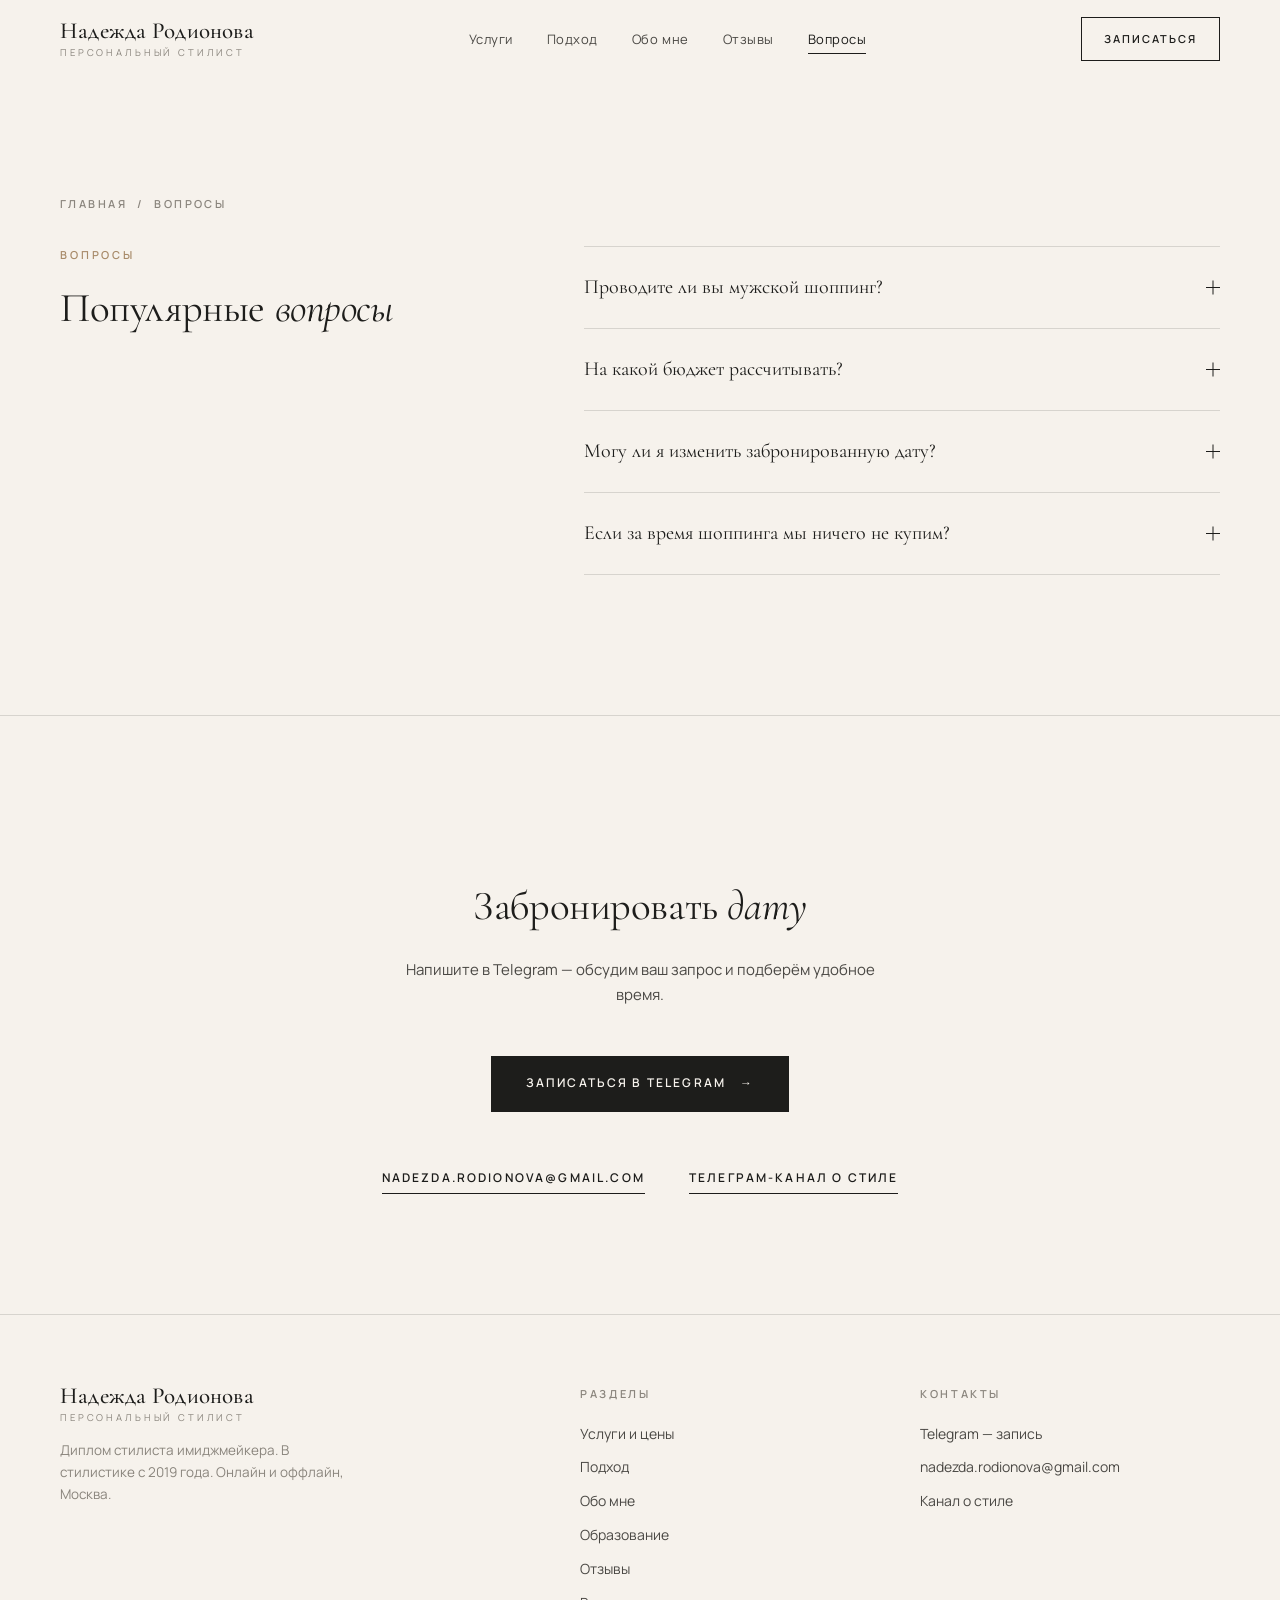
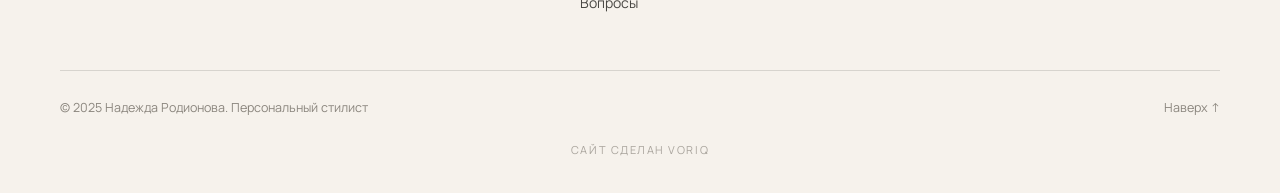
<file: faq.html>
<!doctype html>
<html lang="ru">
<head>
<meta charset="utf-8">
<meta name="viewport" content="width=device-width, initial-scale=1">
<link rel="icon" href="data:image/svg+xml,%3Csvg xmlns=%22http://www.w3.org/2000/svg%22 viewBox=%220 0 64 64%22%3E%3Crect width=%2264%22 height=%2264%22 fill=%22%231D1D1B%22/%3E%3Ctext x=%2232%22 y=%2245%22 font-family=%22Georgia,serif%22 font-size=%2238%22 fill=%22%23F6F2EC%22 text-anchor=%22middle%22%3E%D0%9D%3C/text%3E%3C/svg%3E">
<title>Вопросы | Надежда Родионова</title>
<meta name="description" content="Надежда Родионова — персональный стилист в Москве с 2019 года. Разбор гардероба, шоппинг-сопровождение, стилизация, удалённый шоппинг, консультации онлайн.">
<meta property="og:title" content="Надежда Родионова — персональный стилист">
<meta property="og:description" content="Моя цель — сделать вас лучшей версией себя.">
<meta property="og:image" content="img/hero-portrait.png">
<meta name="theme-color" content="#F6F2EC">
<link rel="stylesheet" href="fonts/fonts.css">
<script>document.documentElement.classList.add("js");setTimeout(function(){if(!window.__rv)document.documentElement.classList.add("rv-off")},2500)</script>
<style>
:root{
  --bg:#F6F2EC;        /* milk */
  --bg-2:#EFE9E1;      /* cream */
  --sand:#E6DCCF;      /* beige plate */
  --ink:#1D1D1B;       /* graphite black */
  --ink-2:#4A4844;
  --muted:#8A857D;
  --accent:#A88B6A;    /* natural beige accent */
  --line:rgba(29,29,27,.14);
  --serif:'Cormorant Garamond','Times New Roman',serif;
  --sans:'Manrope','Helvetica Neue',Arial,sans-serif;
  --wrap:1240px;
  --ease:cubic-bezier(.22,.8,.24,1);
}
*{box-sizing:border-box;margin:0;padding:0}
html{-webkit-text-size-adjust:100%;scroll-padding-top:80px;scroll-behavior:smooth}
html.lenis,html.lenis body{height:auto}
.lenis.lenis-smooth{scroll-behavior:auto!important}
.lenis.lenis-stopped{overflow:hidden}
body{font-family:var(--sans);font-weight:400;font-size:16px;line-height:1.7;color:var(--ink-2);background:var(--bg);overflow-x:hidden;-webkit-font-smoothing:antialiased}
img{max-width:100%;height:auto;display:block}
a{color:inherit;text-decoration:none}
button{font:inherit;color:inherit}
.wrap{max-width:var(--wrap);margin:0 auto;padding:0 40px}
.serif{font-family:var(--serif);font-weight:400;color:var(--ink);letter-spacing:-.01em;line-height:1.04}
.serif em{font-style:italic}
.label{display:block;font-size:11px;font-weight:600;letter-spacing:.26em;text-transform:uppercase;color:var(--muted)}
.label.n{color:var(--accent)}
.h2{font-size:clamp(40px,5vw,72px)}
.sec{padding:140px 0}
.rule{height:1px;background:var(--line);border:0}
.sec-head{display:grid;grid-template-columns:220px 1fr;gap:40px;margin-bottom:72px;align-items:baseline}
.sec-head p{margin-top:22px;max-width:560px;color:var(--ink-2)}

/* buttons: thin, quiet */
.btn{display:inline-flex;align-items:center;justify-content:center;gap:14px;height:56px;padding:0 34px;background:var(--ink);color:var(--bg);border:1px solid var(--ink);
  font-size:12px;font-weight:600;letter-spacing:.18em;text-transform:uppercase;cursor:pointer;transition:background .4s var(--ease),color .4s var(--ease)}
.btn:hover{background:transparent;color:var(--ink)}
.btn.line{background:transparent;color:var(--ink)}
.btn.line:hover{background:var(--ink);color:var(--bg)}
.btn .ar{display:inline-block;transition:transform .4s var(--ease)}
.btn:hover .ar{transform:translateX(4px)}
.link{display:inline-flex;gap:10px;align-items:center;font-size:12px;font-weight:600;letter-spacing:.18em;text-transform:uppercase;color:var(--ink);
  padding-bottom:6px;background:linear-gradient(var(--ink),var(--ink)) 0 100%/100% 1px no-repeat;transition:background-size .5s var(--ease)}
.link:hover{background-size:0 1px;background-position:100% 100%}

/* ---------- HEADER ---------- */
.hdr{position:fixed;top:0;left:0;right:0;z-index:50;transition:background .5s,border-color .5s;border-bottom:1px solid transparent}
.hdr.scrolled{background:rgba(246,242,236,.92);backdrop-filter:blur(14px);-webkit-backdrop-filter:blur(14px);border-bottom-color:var(--line)}
.hdr .wrap{display:flex;align-items:center;justify-content:space-between;height:78px;gap:30px}
.logo{display:flex;flex-direction:column;line-height:1}
.logo b{font-family:var(--serif);font-weight:500;font-size:23px;color:var(--ink);letter-spacing:.01em}
.logo span{font-size:9.5px;letter-spacing:.3em;text-transform:uppercase;color:var(--muted);margin-top:5px}
.menu{display:flex;gap:34px;font-size:13px;letter-spacing:.04em;color:var(--ink-2)}
.menu a{position:relative;padding:4px 0;transition:color .3s}
.menu a::after{content:"";position:absolute;left:0;right:100%;bottom:0;height:1px;background:var(--ink);transition:right .45s var(--ease)}
.menu a:hover{color:var(--ink)}.menu a:hover::after{right:0}
.hdr .btn{height:44px;padding:0 22px;font-size:11px}
.burger{display:none;width:44px;height:44px;border:0;background:none;cursor:pointer;position:relative}
.burger i{position:absolute;left:10px;right:10px;height:1px;background:var(--ink);transition:transform .4s var(--ease),top .4s var(--ease)}
.burger i:nth-child(1){top:18px}.burger i:nth-child(2){top:26px}
.nav-open .burger i:nth-child(1){top:22px;transform:rotate(45deg)}
.nav-open .burger i:nth-child(2){top:22px;transform:rotate(-45deg)}
.mnav{position:fixed;inset:0;z-index:49;background:var(--bg);padding:110px 24px 40px;display:flex;flex-direction:column;
  opacity:0;visibility:hidden;transition:opacity .45s var(--ease),visibility 0s linear .45s}
.mnav a:not(.btn){font-family:var(--serif);font-size:38px;color:var(--ink);padding:8px 0;border-bottom:1px solid var(--line);
  transform:translateY(10px);opacity:0;transition:transform .5s var(--ease),opacity .5s var(--ease)}
.mnav .btn{margin-top:auto}
.nav-open .mnav{opacity:1;visibility:visible;transition:opacity .45s var(--ease)}
.nav-open .mnav a{transform:none;opacity:1}
.nav-open .mnav a:nth-child(2){transition-delay:.04s}.nav-open .mnav a:nth-child(3){transition-delay:.08s}
.nav-open .mnav a:nth-child(4){transition-delay:.12s}.nav-open .mnav a:nth-child(5){transition-delay:.16s}.nav-open .mnav a:nth-child(6){transition-delay:.2s}

/* ---------- HERO ---------- */
.hero{min-height:100vh;min-height:100svh;padding-top:78px;display:flex}
.hero .wrap{flex:1;display:grid;grid-template-columns:minmax(0,1.1fr) minmax(0,.9fr);gap:60px;width:100%}
.hero-text{align-self:center;padding:50px 0 70px}
.hero .label{margin-bottom:34px}
.hero h1{font-size:clamp(52px,6.2vw,96px);line-height:1;margin-bottom:34px;max-width:12ch}
.hero .val{font-size:17px;line-height:1.75;max-width:430px;color:var(--ink-2);margin-bottom:46px}
.hero-cta{display:flex;align-items:center;gap:34px;flex-wrap:wrap}
.hero-meta{display:flex;gap:56px;margin-top:64px;padding-top:26px;border-top:1px solid var(--line);max-width:560px}
.hero-meta div{font-size:13px;line-height:1.5;color:var(--muted)}
.hero-meta b{display:block;font-family:var(--serif);font-weight:400;font-size:30px;color:var(--ink);margin-bottom:6px;line-height:1}
.hero-photo{position:relative;align-self:end;display:flex;justify-content:center;height:100%;min-height:560px}
.arch{position:absolute;left:8%;right:8%;bottom:0;top:12%;background:var(--sand);border-radius:999px 999px 0 0}
.hero-photo img{position:relative;align-self:flex-end;height:min(84vh,84svh,760px);width:auto;max-width:100%;object-fit:contain;object-position:bottom;filter:grayscale(1) contrast(1.04)}
.hero-photo .cap{position:absolute;right:0;top:16%;writing-mode:vertical-rl;transform:rotate(180deg);font-size:10.5px;letter-spacing:.3em;text-transform:uppercase;color:var(--muted)}

/* ---------- STATEMENT (problem) ---------- */
.statement{padding:150px 0 130px;border-top:1px solid var(--line)}
.statement .serif{font-size:clamp(32px,3.6vw,54px);line-height:1.18;max-width:1020px}
.statement .serif em{color:var(--accent)}
.st-foot{display:grid;grid-template-columns:220px 1fr;gap:40px;margin-top:60px}
.st-foot p{max-width:620px}

/* ---------- SERVICES (editorial list) ---------- */
.services{background:var(--bg-2)}
.srv{border-top:1px solid var(--line)}
.srv:last-of-type{border-bottom:1px solid var(--line)}
.srv summary{list-style:none;cursor:pointer;display:grid;grid-template-columns:60px minmax(0,1.3fr) minmax(0,1.2fr) 190px 40px;gap:24px;align-items:center;padding:34px 0;transition:padding .5s var(--ease)}
.srv summary::-webkit-details-marker{display:none}
.srv .no{font-size:12px;letter-spacing:.14em;color:var(--muted)}
.srv .nm{font-family:var(--serif);font-size:clamp(26px,2.4vw,36px);color:var(--ink);line-height:1.1;transition:transform .5s var(--ease)}
.srv .rs{font-size:14.5px;color:var(--ink-2);line-height:1.55}
.srv .pr{font-size:14px;font-weight:600;color:var(--ink);text-align:right;letter-spacing:.02em}
.srv .tg{justify-self:end;width:40px;height:40px;border:1px solid var(--line);border-radius:50%;position:relative;transition:transform .5s var(--ease),background .4s,border-color .4s}
.srv .tg::before,.srv .tg::after{content:"";position:absolute;left:50%;top:50%;width:12px;height:1px;background:var(--ink);transform:translate(-50%,-50%);transition:background .4s}
.srv .tg::after{transform:translate(-50%,-50%) rotate(90deg)}
.srv summary:hover .nm{transform:translateX(8px)}
.srv summary:hover .tg{border-color:var(--ink)}
.srv[open] .tg{transform:rotate(45deg);background:var(--ink);border-color:var(--ink)}
.srv[open] .tg::before,.srv[open] .tg::after{background:var(--bg)}
.srv-body{overflow:hidden}
.srv-in{padding:6px 0 56px 84px}
.svc-cta{display:flex;align-items:center;justify-content:space-between;gap:30px;margin-top:80px;flex-wrap:wrap}
.svc-cta .serif{font-size:clamp(28px,2.8vw,40px);max-width:620px}

/* service detail typography (shared with former dialogs) */
.cost-h{display:none}
.prices{display:flex;flex-wrap:wrap;gap:0;margin-bottom:40px;border-top:1px solid var(--line);border-bottom:1px solid var(--line)}
.price{display:flex;align-items:baseline;gap:8px;padding:18px 30px 18px 0;margin-right:30px;font-size:14px;line-height:1.5;color:var(--ink-2);max-width:340px}
.price+.price{padding-left:30px;border-left:1px solid var(--line)}
.price img{display:none}
.price em{font-style:normal;font-weight:600;color:var(--ink)}
.note-big{font-family:var(--serif);font-style:italic;color:var(--accent);font-size:24px;margin:-16px 0 32px}
.info{display:grid;grid-template-columns:1fr 1fr;gap:30px 70px}
.info h4{font-size:11px;font-weight:600;letter-spacing:.22em;text-transform:uppercase;color:var(--ink);margin:0 0 14px}
.info h4:not(:first-child){margin-top:30px}
.info ul{list-style:none;display:grid;gap:8px}
.info li{position:relative;padding-left:22px;font-size:15px;line-height:1.6}
.info li::before{content:"";position:absolute;left:0;top:.8em;width:10px;height:1px;background:var(--accent)}
.info p{font-size:15px;line-height:1.6}
.info .remark{grid-column:1/-1;border-left:1px solid var(--accent);padding:4px 0 4px 22px;font-size:14.5px;color:var(--ink-2)}
.actions{margin-top:40px}

/* ---------- PHILOSOPHY (b/w editorial) ---------- */
.philo{background:var(--ink);color:#E9E4DC;padding:140px 0}
.philo-grid{display:grid;grid-template-columns:minmax(0,1fr) minmax(0,1fr);gap:100px;align-items:start}
.philo .label{color:rgba(233,228,220,.5);margin-bottom:28px}
.philo .serif{color:#F6F2EC;font-size:clamp(34px,3.4vw,52px);line-height:1.12}
.philo .serif em{color:#CDB89C}
.principles{list-style:none;margin-top:8px;display:grid;gap:0;counter-reset:p}
.principles li{counter-increment:p;display:grid;grid-template-columns:44px 1fr;padding:18px 0;border-top:1px solid rgba(233,228,220,.16);font-size:15px;line-height:1.6;color:rgba(233,228,220,.86)}
.principles li::before{content:"0" counter(p);font-size:11px;letter-spacing:.16em;color:#CDB89C;padding-top:4px}

/* ---------- ABOUT ---------- */
.about-grid{display:grid;grid-template-columns:minmax(0,.9fr) minmax(0,1.1fr);gap:110px;align-items:center}
.about-photo{position:relative;background:var(--sand);aspect-ratio:4/5;display:flex;align-items:flex-end;justify-content:center;overflow:hidden}
.about-photo img{width:auto;height:88%;max-width:92%;object-fit:contain;object-position:bottom}
.about-photo .cap{position:absolute;left:22px;top:20px;font-size:10.5px;letter-spacing:.3em;text-transform:uppercase;color:var(--ink-2)}
.about-text .serif{margin:22px 0 34px}
.about-text p{font-size:15.5px;margin-top:16px;max-width:560px}
.facts{display:grid;grid-template-columns:repeat(3,1fr);margin-top:46px;border-top:1px solid var(--line)}
.facts div{padding:22px 20px 0 0;font-size:13px;line-height:1.5;color:var(--muted)}
.facts div+div{padding-left:20px;border-left:1px solid var(--line)}
.facts b{display:block;font-family:var(--serif);font-weight:400;font-size:24px;color:var(--ink);margin-bottom:6px;line-height:1.1}
.quote-line{margin-top:40px;font-family:var(--serif);font-style:italic;font-size:24px;line-height:1.35;color:var(--ink);max-width:520px}

/* ---------- EDUCATION (editorial index) ---------- */
.edu{display:grid;grid-template-columns:repeat(4,1fr);gap:26px;max-width:700px}
.edu button{border:0;background:none;padding:0;text-align:left;cursor:zoom-in}
.edu .fr{aspect-ratio:3/4;display:flex;align-items:center;justify-content:center;padding:0;overflow:hidden}
.edu img{width:100%;height:100%;object-fit:contain;transition:transform .9s var(--ease),opacity .6s,filter .6s}
.edu button:hover img{transform:scale(1.04)}
.edu .ec{display:block;margin-top:12px;font-size:10.5px;letter-spacing:.18em;text-transform:uppercase;color:var(--muted);transition:color .4s}
.edu button:hover .ec{color:var(--ink)}
.edu img{opacity:.92;filter:grayscale(.35)}
.edu button:hover img{opacity:1;filter:none}

/* ---------- REVIEWS (Tilda-like infinite slider, quiet) ---------- */
.reviews{background:var(--bg-2);overflow:hidden}
.slider{--sw:250px;--gap:max(28px,calc((100vw - var(--sw))/2 - var(--sw) - 70px));position:relative;margin:0 calc(50% - 50vw)}
.track{display:flex;align-items:center;gap:var(--gap);overflow-x:auto;scroll-snap-type:x mandatory;scroll-behavior:smooth;
  padding:0 calc(50% - var(--sw)/2) 34px;scrollbar-width:none;-webkit-overflow-scrolling:touch;overscroll-behavior-x:contain}
.track::-webkit-scrollbar{display:none}
.track>button{flex:0 0 var(--sw);height:280px;scroll-snap-align:center;border:0;padding:0;background:transparent;overflow:hidden;cursor:pointer;
  opacity:.3;filter:grayscale(1);transform:scale(.93);transition:transform .9s var(--ease),opacity .9s var(--ease),filter .9s var(--ease)}
.track>button.active{opacity:1;filter:none;transform:scale(1);cursor:zoom-in}
.track>button:not(.active):hover{opacity:.55}
.track.jumping>button{transition:none}
.track img{width:100%;height:100%;object-fit:contain}
.nav{position:absolute;left:0;right:0;top:calc(50% - 37px);display:flex;justify-content:center;gap:calc(var(--sw) + 56px);pointer-events:none;z-index:2}
.nav button{pointer-events:auto;width:44px;height:44px;border-radius:50%;border:1px solid var(--line);background:var(--bg);color:var(--ink);cursor:pointer;
  display:grid;place-items:center;transition:background .4s,color .4s,border-color .4s}
.nav button:hover{background:var(--ink);color:var(--bg);border-color:var(--ink)}
.nav svg{width:15px;height:15px}
.dots{display:flex;justify-content:center;align-items:center;gap:12px;font-size:12px;letter-spacing:.14em;color:var(--muted)}
.dots i{width:24px;height:1px;background:var(--line);cursor:pointer;transition:background .4s,width .4s var(--ease)}
.dots i.on{background:var(--ink);width:44px}

/* ---------- BLOG ---------- */
.blog{display:grid;grid-template-columns:220px 1fr auto;gap:40px;align-items:center;padding:70px 0;border-top:1px solid var(--line);border-bottom:1px solid var(--line)}
.blog .serif{font-size:clamp(28px,2.8vw,42px);max-width:680px}
.blog p{margin-top:12px;color:var(--muted);font-size:14px}

/* ---------- FAQ ---------- */
.faq-grid{display:grid;grid-template-columns:minmax(0,.8fr) minmax(0,1.2fr);gap:100px;align-items:start}
.qa{border-top:1px solid var(--line)}
.qa:last-child{border-bottom:1px solid var(--line)}
.qa summary{list-style:none;cursor:pointer;display:flex;justify-content:space-between;align-items:center;gap:24px;padding:28px 0;font-family:var(--serif);font-size:24px;line-height:1.25;color:var(--ink)}
.qa summary::-webkit-details-marker{display:none}
.qa summary i{flex:none;width:14px;height:14px;position:relative;transition:transform .5s var(--ease)}
.qa summary i::before,.qa summary i::after{content:"";position:absolute;left:0;right:0;top:50%;height:1px;background:var(--ink)}
.qa summary i::after{transform:rotate(90deg)}
.qa[open] summary i{transform:rotate(45deg)}
.qa .a{overflow:hidden;padding:0 60px 28px 0;font-size:15.5px}
.qa .a p+p{margin-top:10px}

/* ---------- CONTACT ---------- */
.contact{text-align:center;padding:160px 0}
.contact .label{margin-bottom:30px}
.contact .serif{font-size:clamp(46px,6vw,92px);margin:0 auto;max-width:900px}
.contact p.sub{max-width:480px;margin:28px auto 48px}
.ct-row{display:flex;justify-content:center;gap:16px;flex-wrap:wrap}
.ct-links{display:flex;justify-content:center;gap:44px;margin-top:56px;flex-wrap:wrap}

/* ---------- FOOTER ---------- */
footer{border-top:1px solid var(--line);padding:70px 0 34px;font-size:14px}
.ft-grid{display:grid;grid-template-columns:1.6fr 1fr 1fr;gap:40px;padding-bottom:56px}
footer p{margin-top:18px;max-width:300px;color:var(--muted);font-size:13.5px;line-height:1.6}
footer h4{font-size:11px;letter-spacing:.24em;text-transform:uppercase;color:var(--muted);font-weight:600;margin-bottom:18px}
footer ul{list-style:none;display:grid;gap:10px}
footer ul a{transition:color .3s}footer ul a:hover{color:var(--accent)}
.made-by{margin-top:22px;text-align:center;font-size:11px;letter-spacing:.14em;text-transform:uppercase;color:var(--muted);opacity:.7}
.made-by a{transition:color .3s,opacity .3s}.made-by a:hover{color:var(--ink);opacity:1}
.ft-bot{padding-top:26px;border-top:1px solid var(--line);display:flex;justify-content:space-between;gap:20px;flex-wrap:wrap;color:var(--muted);font-size:12.5px}


/* ---------- TRUST: education + reviews in one block ---------- */
.trust{background:var(--bg-2);overflow:hidden}
.trust-grid{display:grid;grid-template-columns:minmax(0,1fr) minmax(0,1fr);gap:90px;align-items:start}
.trust-col{min-width:0}
.t-h{font-size:clamp(34px,3.2vw,48px);margin:18px 0 44px}
.trust .edu{grid-template-columns:repeat(2,1fr);max-width:none;gap:28px 24px}
.trust .edu .fr{aspect-ratio:4/3;background:var(--bg);padding:12px}
.trust .slider{margin:0;--sw:250px;--gap:24px}
.trust .track{padding:0 calc(50% - var(--sw)/2) 30px;cursor:grab;user-select:none;
  -webkit-mask-image:linear-gradient(90deg,transparent,#000 14%,#000 86%,transparent);mask-image:linear-gradient(90deg,transparent,#000 14%,#000 86%,transparent)}
.trust .track.dragging{cursor:grabbing;scroll-snap-type:none!important;scroll-behavior:auto!important}
.trust .track img{pointer-events:none;-webkit-user-drag:none}
.trust .nav{gap:calc(var(--sw) + 36px)}
.slider:focus-visible{outline:1px solid var(--accent);outline-offset:8px}
.trust .track>button{height:372px}
@media (max-width:900px){
  .trust-grid{grid-template-columns:1fr;gap:80px}
  .trust .slider{margin:0 -24px}
  .trust .track{-webkit-mask-image:none;mask-image:none}
}
@media (max-width:600px){
  .trust .slider{margin:0 -20px;--sw:62vw;--gap:14px}
  .trust .edu{grid-template-columns:repeat(4,1fr);gap:10px}
  .trust .edu .fr{aspect-ratio:3/4;padding:4px}
  .trust .track>button{height:280px}
  .t-h{margin-bottom:30px}
}


/* ---------- QUALIFICATION (main page, text only) ---------- */
.qual{padding-top:40px}
.q-list{list-style:none;border-top:1px solid var(--line);margin-left:260px}
.q-list li{display:grid;grid-template-columns:120px 1fr;gap:30px;padding:26px 0;border-bottom:1px solid var(--line);align-items:baseline}
.q-y{font-size:12px;font-weight:600;letter-spacing:.16em;text-transform:uppercase;color:var(--accent)}
.q-t{font-family:var(--serif);font-size:clamp(22px,2vw,28px);color:var(--ink);line-height:1.2}
.q-t small{display:block;font-family:var(--sans);font-size:13.5px;color:var(--muted);margin-top:8px;line-height:1.5}
.q-cta{display:flex;align-items:center;gap:28px;margin:48px 0 0 260px;flex-wrap:wrap}
.q-note{font-size:12px;letter-spacing:.14em;text-transform:uppercase;color:var(--muted)}
@media (max-width:900px){.q-list,.q-cta{margin-left:0}}
@media (max-width:600px){.q-list li{grid-template-columns:1fr;gap:8px;padding:22px 0}.q-cta .btn{width:100%}.q-cta{justify-content:center}}

/* toast: «почта скопирована» (desktop) */
.toast{position:fixed;left:50%;bottom:32px;z-index:120;transform:translate(-50%,16px);opacity:0;pointer-events:none;
  background:var(--ink);color:var(--bg);padding:14px 22px;font-size:13px;letter-spacing:.02em;line-height:1.4;display:flex;gap:12px;align-items:center;
  transition:opacity .45s var(--ease),transform .45s var(--ease);white-space:nowrap}
.toast.on{opacity:1;transform:translate(-50%,0)}
.toast b{font-weight:600}
.toast i{font-style:normal;color:var(--accent)}

/* mobile sticky booking */
.mbook{position:fixed;left:16px;right:16px;bottom:16px;z-index:40;display:none;transform:translateY(140%);transition:transform .6s var(--ease)}
.mbook.on{transform:none}
.mbook .btn{width:100%}

/* lightbox */
.lb{position:fixed;inset:0;z-index:100;background:rgba(246,242,236,.97);display:flex;align-items:center;justify-content:center;padding:40px;cursor:zoom-out;
  opacity:0;visibility:hidden;transition:opacity .5s var(--ease),visibility 0s linear .5s}
.lb.on{opacity:1;visibility:visible;transition:opacity .5s var(--ease)}
.lb img{max-width:100%;max-height:100%;transform:scale(.96);transition:transform .7s var(--ease)}
.lb.on img{transform:none}

/* reveal */
.rv{opacity:0;transform:translateY(24px);transition:opacity 1.1s var(--ease) var(--d,0s),transform 1.1s var(--ease) var(--d,0s)}
.rv.in{opacity:1;transform:none}
.hero-text>*{animation:rise 1.1s var(--ease) both}
.hero-text>*:nth-child(2){animation-delay:.08s}.hero-text>*:nth-child(3){animation-delay:.16s}
.hero-text>*:nth-child(4){animation-delay:.24s}.hero-text>*:nth-child(5){animation-delay:.32s}
.arch{animation:archIn 1.4s var(--ease) both}
.hero-photo img{animation:rise 1.3s var(--ease) .25s both}
@keyframes rise{from{opacity:0;transform:translateY(22px)}to{opacity:1;transform:none}}
@keyframes archIn{from{opacity:0;transform:scaleY(.9);transform-origin:bottom}to{opacity:1;transform:none}}

/* ---------- RESPONSIVE ---------- */
@media (max-width:1100px){
  .menu{gap:22px}
  .srv summary{grid-template-columns:44px minmax(0,1fr) 150px 40px}
  .srv .rs{display:none}
  .srv-in{padding-left:68px}
  .edu{grid-template-columns:repeat(2,1fr)}
}
@media (max-width:900px){
  .wrap{padding:0 24px}
  .menu,.hdr .btn{display:none}
  .burger{display:block}
  .sec{padding:96px 0}
  .sec-head{grid-template-columns:1fr;gap:16px;margin-bottom:48px}
  .hero{min-height:0}
  .hero .wrap{grid-template-columns:minmax(0,1fr);gap:0}
  .hero-photo{order:1;min-height:0;margin:10px auto 0;width:min(420px,100%)}
  .hero-photo img{height:auto;width:86%}
  .hero-photo .cap{display:none}
  .hero-text{order:2;padding:44px 0 72px}
  .hero .label{margin-bottom:22px}
  .hero-meta{gap:30px;margin-top:56px}
  .statement{padding:100px 0 90px}
  .st-foot{grid-template-columns:1fr;gap:14px;margin-top:40px}
  .philo{padding:90px 0}
  .philo-grid{grid-template-columns:1fr;gap:40px}
  .about-grid{grid-template-columns:1fr;gap:54px}
  .about-photo{max-width:460px}
  .blog{grid-template-columns:1fr;gap:22px;padding:56px 0}
  .faq-grid{grid-template-columns:1fr;gap:36px}
  .info{grid-template-columns:1fr;gap:10px}
  .contact{padding:110px 0}
  .ft-grid{grid-template-columns:1fr 1fr}
  .ft-grid>div:first-child{grid-column:1/-1}
  .mbook{display:block}
  footer{padding-bottom:100px}
}
@media (max-width:600px){
  .wrap{padding:0 20px}
  .hero h1{font-size:clamp(44px,12.4vw,60px)}
  .hero .val{font-size:16px;margin-bottom:36px}
  .hero-cta{flex-direction:column;align-items:stretch;gap:20px}
  .hero-cta .link{align-self:center}
  .hero-meta{gap:18px}
  .hero-meta b{font-size:24px}
  .hero-meta div{font-size:12px}
  .srv summary{grid-template-columns:30px minmax(0,1fr) 34px;gap:12px;padding:26px 0}
  .srv .pr{grid-column:2;grid-row:2;text-align:left;font-size:13px;font-weight:500;color:var(--accent);margin-top:-6px}
  .srv .tg{grid-column:3;grid-row:1/3;width:34px;height:34px}
  .srv .nm{font-size:25px}
  .srv-in{padding:0 0 44px}
  .price{padding:14px 0!important;margin:0!important;border-left:0!important;max-width:none;width:100%}
  .price+.price{border-top:1px solid var(--line)}
  .svc-cta{margin-top:56px}
  .svc-cta .btn{width:100%}
  .facts{grid-template-columns:1fr}
  .facts div{padding:18px 0!important;border-left:0!important;border-bottom:1px solid var(--line)}
  .edu{gap:18px}
  .edu .fr{padding:12px}
  .edu .ec b{font-size:17px}
  .slider{--sw:60vw;--gap:14px}
  .track>button{height:260px}
  .edu{grid-template-columns:repeat(4,1fr);gap:10px}
  .edu .ec{display:none}
  .nav{display:none}
  .qa summary{font-size:21px;padding:24px 0}
  .qa .a{padding-right:0}
  .contact .serif{font-size:clamp(42px,12vw,60px)}
  .ct-row .btn{width:100%}
  .ct-links{gap:22px;flex-direction:column}
  .ft-grid{grid-template-columns:1fr}
}

html:not(.js) .rv,.rv-off .rv{opacity:1!important;transform:none!important;transition:none!important}

/* ONE SIZE for all section headings (Cormorant kept), everything a bit smaller */
:root{--h:clamp(30px,3.2vw,46px)}
body{font-size:15px;line-height:1.7}
.serif{line-height:1.08}
.hero h1{font-size:clamp(42px,4.8vw,70px)}
.hero .val{font-size:15.5px}
.hero-meta b{font-size:24px}
.h2,.t-h,.contact .serif,.philo .serif,.statement .serif,.page-top h1{font-size:var(--h)!important}
.statement .serif{line-height:1.22}
.srv .nm{font-size:clamp(21px,1.8vw,26px)}
.svc-cta .serif,.blog .serif{font-size:clamp(22px,2vw,28px)}
.q-t{font-size:clamp(19px,1.6vw,22px)}
.qa summary{font-size:20px}
.quote-line{font-size:20px}
.facts b{font-size:21px}
.mnav a:not(.btn){font-size:32px}
@media (max-width:600px){:root{--h:30px}.hero h1{font-size:clamp(38px,10.5vw,46px)}.srv .nm{font-size:21px}.qa summary{font-size:18px}}

/* «Подход» in the site colours (light, not dark) */
.philo{background:var(--bg-2)!important;color:var(--ink-2)!important}
.philo .label{color:var(--accent)!important}
.philo .serif{color:var(--ink)!important}
.philo .serif em{color:var(--accent)!important}
.principles li{border-top-color:var(--line)!important;color:var(--ink-2)!important}
.principles li:last-child{border-bottom:1px solid var(--line)}
.principles li::before{color:var(--accent)!important}
.philo .crumb{color:var(--muted)!important}
.crumb-row{margin-bottom:6px}
/* «Обо мне»: text on the left, photo on the right */
@media (min-width:901px){
  .about-grid{grid-template-columns:minmax(0,1.15fr) minmax(0,.85fr)!important;gap:90px!important;align-items:center}
  .about-text{order:1}.about-photo{order:2}
}
.about-photo{max-width:480px;justify-self:end}
#about.page-first{padding-top:150px!important}


/* «Обо мне»: real photo (pink suit), full frame */
.about-photo{background:none!important;aspect-ratio:2/3!important;display:block!important;overflow:hidden}
.about-photo img{width:100%!important;height:100%!important;max-width:none!important;object-fit:cover!important;object-position:50% 20%!important;transition:transform 1.6s var(--ease)}
.about-photo:hover img{transform:scale(1.02)}
/* «Подход»: b/w photo under the heading */
.philo-img{margin:44px 0 0;overflow:hidden;aspect-ratio:3/2}
.philo-img img{width:100%;height:100%;object-fit:cover;object-position:40% 35%;filter:grayscale(1)}
@media (max-width:900px){.philo-img{margin-top:30px}.about-photo{max-width:420px!important;justify-self:start}}

/* 3 diplomas in one row */
.trust .edu{grid-template-columns:repeat(3,1fr)!important}

/* multipage */
.menu a.on{color:var(--ink)}.menu a.on::after{right:0}
.page-first{padding-top:190px!important}
.philo.page-first{padding-top:200px!important}
.crumb{display:inline-flex;gap:10px;font-size:11px;font-weight:600;letter-spacing:.22em;text-transform:uppercase;color:var(--muted);margin-bottom:26px}
.crumb a{transition:color .3s}.crumb a:hover{color:var(--ink)}
.philo .crumb{color:rgba(233,228,220,.5)}
.trust{background:var(--bg)}
.statement{padding:84px 0 96px!important}
.contact{padding:120px 0!important}
.next-pages{display:flex;justify-content:center;gap:34px;flex-wrap:wrap;margin-top:44px}
@media (max-width:900px){.page-first{padding-top:120px!important}.statement{padding:64px 0 72px!important}.contact{padding:90px 0!important}}
@media (max-width:600px){.trust .edu{grid-template-columns:repeat(3,1fr)!important;gap:22px 12px!important}.trust .edu .fr{aspect-ratio:3/4;padding:8px}.edu .ec{display:block!important;font-size:10px}}

/* compatibility: older Safari (macOS ≤ 10.15) has no WebP and no aspect-ratio */
picture{display:contents}
.mnav,.lb{top:0;right:0;bottom:0;left:0}
@supports not (aspect-ratio:1/1){
  .about-photo,.philo-img,.edu .fr,.dipl>button,.philo-photo{aspect-ratio:auto!important;height:auto!important}
  .about-photo img,.philo-img img,.edu img{height:auto!important;position:static!important}
  .hero-photo img{height:auto!important;max-height:84vh}
}
</style>
</head>
<body>

<header class="hdr" id="hdr">
  <div class="wrap">
    <a class="logo" href="index.html" aria-label="На главную"><b>Надежда Родионова</b><span>персональный стилист</span></a>
    <nav class="menu" aria-label="Меню">
      <a href="services.html">Услуги</a><a href="approach.html">Подход</a><a href="about.html">Обо мне</a><a href="reviews.html">Отзывы</a><a href="faq.html" class="on" aria-current="page">Вопросы</a>
    </nav>
    <a class="btn line" href="https://t.me/Nadezhda_my_style" target="_blank" rel="noopener">Записаться</a>
    <button class="burger" id="burger" aria-label="Меню" aria-expanded="false"><i></i><i></i></button>
  </div>
</header>
<nav class="mnav" id="mnav" aria-label="Мобильное меню">
  <a href="services.html">Услуги</a><a href="approach.html">Подход</a><a href="about.html">Обо мне</a><a href="reviews.html">Отзывы</a><a href="faq.html">Вопросы</a>
  <a class="btn" href="https://t.me/Nadezhda_my_style" target="_blank" rel="noopener">Записаться на консультацию</a>
</nav>

<main>
<section class="sec page-first" id="faq">
  <div class="wrap crumb-row"><div class="crumb"><a href="index.html">Главная</a><span>/</span><span>Вопросы</span></div></div>
  <div class="wrap faq-grid">
    <div class="rv"><span class="label n">Вопросы</span><h2 class="serif h2" style="margin-top:22px">Популярные <em>вопросы</em></h2></div>
    <div>
      <details class="qa"><summary>Проводите ли вы мужской шоппинг?<i></i></summary>
        <div class="a"><p>На данный момент нет, сейчас мой фокус полностью на женской аудитории</p></div></details>
      <details class="qa"><summary>На какой бюджет рассчитывать?<i></i></summary>
        <div class="a"><p>Чтобы собрать мини - капсулу, где будет одна верхняя одежда, сумка, обувь, несколько аксессуаров, жакет, пару низов и несколько рубашек, топов - примерно 300 - 350 тыс. руб.</p><p>Стоимость образа на мероприятие зависит от вашего бюджета и сложности запроса, что - то можно арендовать, а что-то купить - все обсуждаем заранее.</p></div></details>
      <details class="qa"><summary>Могу ли я изменить забронированную дату?<i></i></summary>
        <div class="a"><p>Да, можете, но за 24 часа до назначенного времени.</p></div></details>
      <details class="qa"><summary>Если за время шоппинга мы ничего не купим?<i></i></summary>
        <div class="a"><p>Такая ситуация сведена к минимуму, потому что я заранее изучаю шоппинг маршрут, вашу фигуру и наличие размеров и моделей в магазине.</p><p>Но если так случится, то без одежды вы не останетесь, будем смотреть по ситуации и искать варианты решения.</p></div></details>
    </div>
  </div>
</section>

<section class="contact" id="contact" style="border-top:1px solid var(--line)">
  <div class="wrap">
    <span class="label rv">Запись</span>
    <h2 class="serif rv">Забронировать <em>дату</em></h2>
    <p class="sub rv">Напишите в Telegram — обсудим ваш запрос и подберём удобное время.</p>
    <div class="ct-row rv">
      <a class="btn" href="https://t.me/Nadezhda_my_style" target="_blank" rel="noopener">Записаться в Telegram <span class="ar">→</span></a>
    </div>
    <div class="ct-links rv">
      <a class="link" href="mailto:nadezda.rodionova@gmail.com">nadezda.rodionova@gmail.com</a>
      <a class="link" href="https://t.me/yourwindofchange" target="_blank" rel="noopener">Телеграм-канал о стиле</a>
    </div>
  </div>
</section>
</main>

<footer>
  <div class="wrap">
    <div class="ft-grid">
      <div><a class="logo" href="index.html"><b>Надежда Родионова</b><span>персональный стилист</span></a><p>Диплом стилиста имиджмейкера. В стилистике с 2019 года. Онлайн и оффлайн, Москва.</p></div>
      <div><h4>Разделы</h4><ul><li><a href="services.html">Услуги и цены</a></li><li><a href="approach.html">Подход</a></li><li><a href="about.html">Обо мне</a></li><li><a href="about.html#education">Образование</a></li><li><a href="reviews.html">Отзывы</a></li><li><a href="faq.html">Вопросы</a></li></ul></div>
      <div><h4>Контакты</h4><ul><li><a href="https://t.me/Nadezhda_my_style" target="_blank" rel="noopener">Telegram — запись</a></li><li><a href="mailto:nadezda.rodionova@gmail.com">nadezda.rodionova@gmail.com</a></li><li><a href="https://t.me/yourwindofchange" target="_blank" rel="noopener">Канал о стиле</a></li></ul></div>
    </div>
    <div class="ft-bot"><span>© 2025 Надежда Родионова. Персональный стилист</span><a href="index.html">Наверх ↑</a></div>
    <div class="made-by"><a href="https://voriq.ru/" target="_blank" rel="noopener">Сайт сделан Voriq</a></div>
  </div>
</footer>

<div class="mbook" id="mbook"><a class="btn" href="https://t.me/Nadezhda_my_style" target="_blank" rel="noopener">Записаться на консультацию</a></div>
<div class="lb" id="lb" role="dialog" aria-label="Просмотр изображения"><img alt=""></div>

<script src="js/lenis.min.js"></script>
<script>
// smooth wheel scrolling (responsive, not sluggish)
let lenis=null;
if(window.Lenis){
  lenis=new Lenis({lerp:0.16,smoothWheel:true,wheelMultiplier:1.15});
  const raf=t=>{lenis.raf(t);requestAnimationFrame(raf)};requestAnimationFrame(raf);
}
const lockScroll=on=>{if(lenis)on?lenis.stop():lenis.start();};
document.addEventListener('click',e=>{
  const a=e.target.closest('a[href^="#"]'); if(!a)return;
  const id=a.getAttribute('href'); const t=id==='#top'||id==='#'?document.body:document.querySelector(id); if(!t)return;
  e.preventDefault(); document.body.classList.remove('nav-open'); if(lenis)lenis.start();
  if(lenis) lenis.scrollTo(t===document.body?0:t,{offset:t===document.body?0:-78,duration:1.4,easing:x=>1-Math.pow(1-x,4)});
  else (t===document.body?window.scrollTo({top:0,behavior:'smooth'}):t.scrollIntoView({behavior:'smooth'}));
  history.replaceState(null,'',id==='#top'?location.pathname:id);
});

// header + mobile menu + sticky booking
const hdr=document.getElementById('hdr'), mbook=document.getElementById('mbook'), hero=document.getElementById('top')||document.body;
const onY=()=>{const y=scrollY;hdr.classList.toggle('scrolled',y>20);mbook.classList.toggle('on',y>hero.offsetHeight*.8&&y<document.body.scrollHeight-innerHeight*1.6);};
addEventListener('scroll',onY,{passive:true});onY();
const burger=document.getElementById('burger');
const setNav=o=>{document.body.classList.toggle('nav-open',o);burger.setAttribute('aria-expanded',o);lockScroll(o);};
burger.addEventListener('click',()=>setNav(!document.body.classList.contains('nav-open')));
document.querySelectorAll('#mnav a').forEach(a=>a.addEventListener('click',()=>setNav(false)));

// lightbox
const lb=document.getElementById('lb'),lbi=lb.querySelector('img');
const openLb=src=>{lbi.src=src;lb.classList.add('on');lockScroll(true);};
const closeLb=()=>{if(!lb.classList.contains('on'))return;lb.classList.remove('on');lockScroll(false);};
lb.addEventListener('click',closeLb);
addEventListener('keydown',e=>{if(e.key==='Escape'){closeLb();setNav(false);}});
document.querySelectorAll('.edu [data-lb]').forEach(b=>b.addEventListener('click',()=>openLb(b.dataset.lb)));

// accordions (services + FAQ): smooth height, one open per group
const animDet=(d,open)=>{
  const body=d.querySelector('.srv-body,.a');
  if(open){d.open=true;const h=body.scrollHeight;body.animate([{height:'0px',opacity:0},{height:h+'px',opacity:1}],{duration:560,easing:'cubic-bezier(.22,.8,.24,1)'});}
  else{const h=body.scrollHeight;const an=body.animate([{height:h+'px',opacity:1},{height:'0px',opacity:0}],{duration:380,easing:'ease'});an.onfinish=()=>{d.open=false;};}
};
['.srv','.qa'].forEach(sel=>{
  const group=[...document.querySelectorAll(sel)];
  group.forEach(d=>d.querySelector('summary').addEventListener('click',e=>{
    e.preventDefault();
    if(d.open){animDet(d,false);return;}
    group.forEach(o=>{if(o!==d&&o.open)animDet(o,false);});
    animDet(d,true);
    if(sel==='.srv'&&lenis)setTimeout(()=>lenis.scrollTo(d,{offset:-90,duration:1}),120);
  }));
});

// reviews: infinite centred slider (neighbours faded)
const ARROW='<svg viewBox="0 0 24 24" fill="none" stroke="currentColor" stroke-width="1.5" stroke-linecap="round" stroke-linejoin="round"><path d="M15 5l-7 7 7 7"/></svg>';
document.querySelectorAll('.track').forEach(tr=>{
  const nav=document.querySelector('.nav[data-for="'+tr.id+'"]'), dots=document.querySelector('.dots[data-for="'+tr.id+'"]');
  const orig=[...tr.children], N=orig.length;
  const mk=el=>{const c=el.cloneNode(true);c.setAttribute('aria-hidden','true');c.tabIndex=-1;return c;};
  orig.slice().reverse().forEach(el=>tr.prepend(mk(el))); orig.forEach(el=>tr.append(mk(el)));
  const all=[...tr.children];
  nav.innerHTML='<button aria-label="Назад">'+ARROW+'</button><button aria-label="Вперёд" style="transform:scaleX(-1)">'+ARROW+'</button>';
  dots.innerHTML=orig.map((_,i)=>'<i role="button" aria-label="Отзыв '+(i+1)+'"></i>').join('');
  const [prev,next]=nav.children; let cur=-1, endT=0, target=null, targetT=0;
  const leftOf=i=>all[i].offsetLeft-(tr.clientWidth-all[i].offsetWidth)/2;
  const go=i=>{i=Math.max(0,Math.min(all.length-1,i));target=i;targetT=Date.now();tr.scrollTo({left:leftOf(i),behavior:'smooth'});};
  const nearest=()=>{const c=tr.scrollLeft+tr.clientWidth/2;let b=0,bd=1e9;all.forEach((it,i)=>{const d=Math.abs(it.offsetLeft+it.offsetWidth/2-c);if(d<bd){bd=d;b=i;}});return b;};
  const base=()=>(target!==null&&Date.now()-targetT<900)?target:nearest();
  const setActive=i=>{cur=i;all.forEach((it,k)=>it.classList.toggle('active',k===i));[...dots.children].forEach((d,k)=>d.classList.toggle('on',k===i%N));};
  const jump=i=>{tr.classList.add('jumping');tr.style.scrollBehavior='auto';tr.style.scrollSnapType='none';tr.scrollLeft=leftOf(i);setActive(i);
    setTimeout(()=>{tr.style.scrollBehavior='';tr.style.scrollSnapType='';tr.classList.remove('jumping');},50);};
  const settle=()=>{target=null;const i=nearest();if(i<N||i>=2*N)jump(i%N+N);else if(i!==cur)setActive(i);};
  const onScroll=()=>{const i=nearest();if(i!==cur)setActive(i);clearTimeout(endT);endT=setTimeout(settle,160);};
  prev.onclick=()=>go(base()-1); next.onclick=()=>go(base()+1);
  [...dots.children].forEach((d,i)=>d.onclick=()=>{const b=base();go(b-(b%N)+i);});
  all.forEach((it,i)=>it.addEventListener('click',()=>{i===nearest()?openLb(it.dataset.lb):go(i);}));
  tr.addEventListener('scroll',onScroll,{passive:true});
  addEventListener('resize',()=>jump(cur%N+N));
  // desktop comfort: drag with the mouse, ← → keys, horizontal trackpad swipe works natively
  let dx=0,startX=0,startL=0,startI=0,down=false,moved=false;
  tr.addEventListener('pointerdown',e=>{if(e.pointerType!=='mouse'||e.button!==0)return;down=true;moved=false;startX=e.clientX;startL=tr.scrollLeft;startI=nearest();dx=0;});
  addEventListener('pointermove',e=>{if(!down)return;dx=e.clientX-startX;if(Math.abs(dx)>4&&!moved){moved=true;tr.classList.add('dragging');}if(moved)tr.scrollLeft=startL-dx;});
  addEventListener('pointerup',()=>{if(!down)return;down=false;if(!moved)return;tr.classList.remove('dragging');
    const i=nearest(), step=Math.abs(dx)>40&&i===startI?(dx<0?1:-1):0; go(i+step);});
  tr.addEventListener('click',e=>{if(moved){e.stopPropagation();e.preventDefault();moved=false;}},true);
  const sl=tr.closest('.slider'); sl.tabIndex=0; sl.setAttribute('aria-label','Отзывы: листайте стрелками ← →');
  sl.addEventListener('keydown',e=>{if(e.key==='ArrowRight'){e.preventDefault();go(base()+1);}else if(e.key==='ArrowLeft'){e.preventDefault();go(base()-1);}});
  sl.addEventListener('mouseenter',()=>{if(document.activeElement===document.body)sl.focus({preventScroll:true});});
  jump(N);
});

// e-mail: on a computer copy the address + show a note; on a phone open the mail app (default mailto)
const isTouch=matchMedia('(hover: none) and (pointer: coarse)').matches;
let toastEl=null,toastT=0;
const toast=html=>{if(!toastEl){toastEl=document.createElement('div');toastEl.className='toast';toastEl.setAttribute('role','status');document.body.appendChild(toastEl);}
  toastEl.innerHTML=html;toastEl.classList.add('on');clearTimeout(toastT);toastT=setTimeout(()=>toastEl.classList.remove('on'),2600);};
const execCopy=t=>{const ta=document.createElement('textarea');ta.value=t;ta.setAttribute('readonly','');ta.style.cssText='position:fixed;top:0;opacity:0';
  document.body.appendChild(ta);ta.select();let ok=false;try{ok=document.execCommand('copy');}catch(e){}ta.remove();return ok;};
const copyText=t=>(navigator.clipboard&&window.isSecureContext?navigator.clipboard.writeText(t):Promise.reject())
  .catch(()=>{if(!execCopy(t))throw new Error('copy blocked');});
document.querySelectorAll('a[href^="mailto:"]').forEach(a=>a.addEventListener('click',e=>{
  if(isTouch)return;                       // phone/tablet → mail app
  e.preventDefault();
  const mail=a.getAttribute('href').slice(7).split('?')[0];
  copyText(mail).then(()=>toast('<i>✓</i><span>Почта скопирована: <b>'+mail+'</b></span>'))
               .catch(()=>toast('<span>Почта: <b style="user-select:all">'+mail+'</b></span>'));
}));

// reveal on scroll (staggered groups)
window.__rv=1;
document.querySelectorAll('.principles,.facts,.edu').forEach(g=>[...g.children].forEach((c,i)=>{c.classList.add('rv');c.style.setProperty('--d',(i*0.08)+'s');}));
const revealTargets=[...document.querySelectorAll('.rv')];
if('IntersectionObserver' in window){
  const io=new IntersectionObserver(es=>es.forEach(e=>{if(e.isIntersecting){const t=e.target;t.classList.add('in');io.unobserve(t);
    if(t.classList.contains('rv'))setTimeout(()=>{t.classList.remove('rv','in');t.style.removeProperty('--d');},1400+parseFloat(t.style.getPropertyValue('--d')||0)*1000);}}),{threshold:.12,rootMargin:'0px 0px -40px 0px'});
  revealTargets.forEach(el=>io.observe(el));
}else revealTargets.forEach(el=>el.classList.add('in'));
</script>
</body>
</html>
</file>
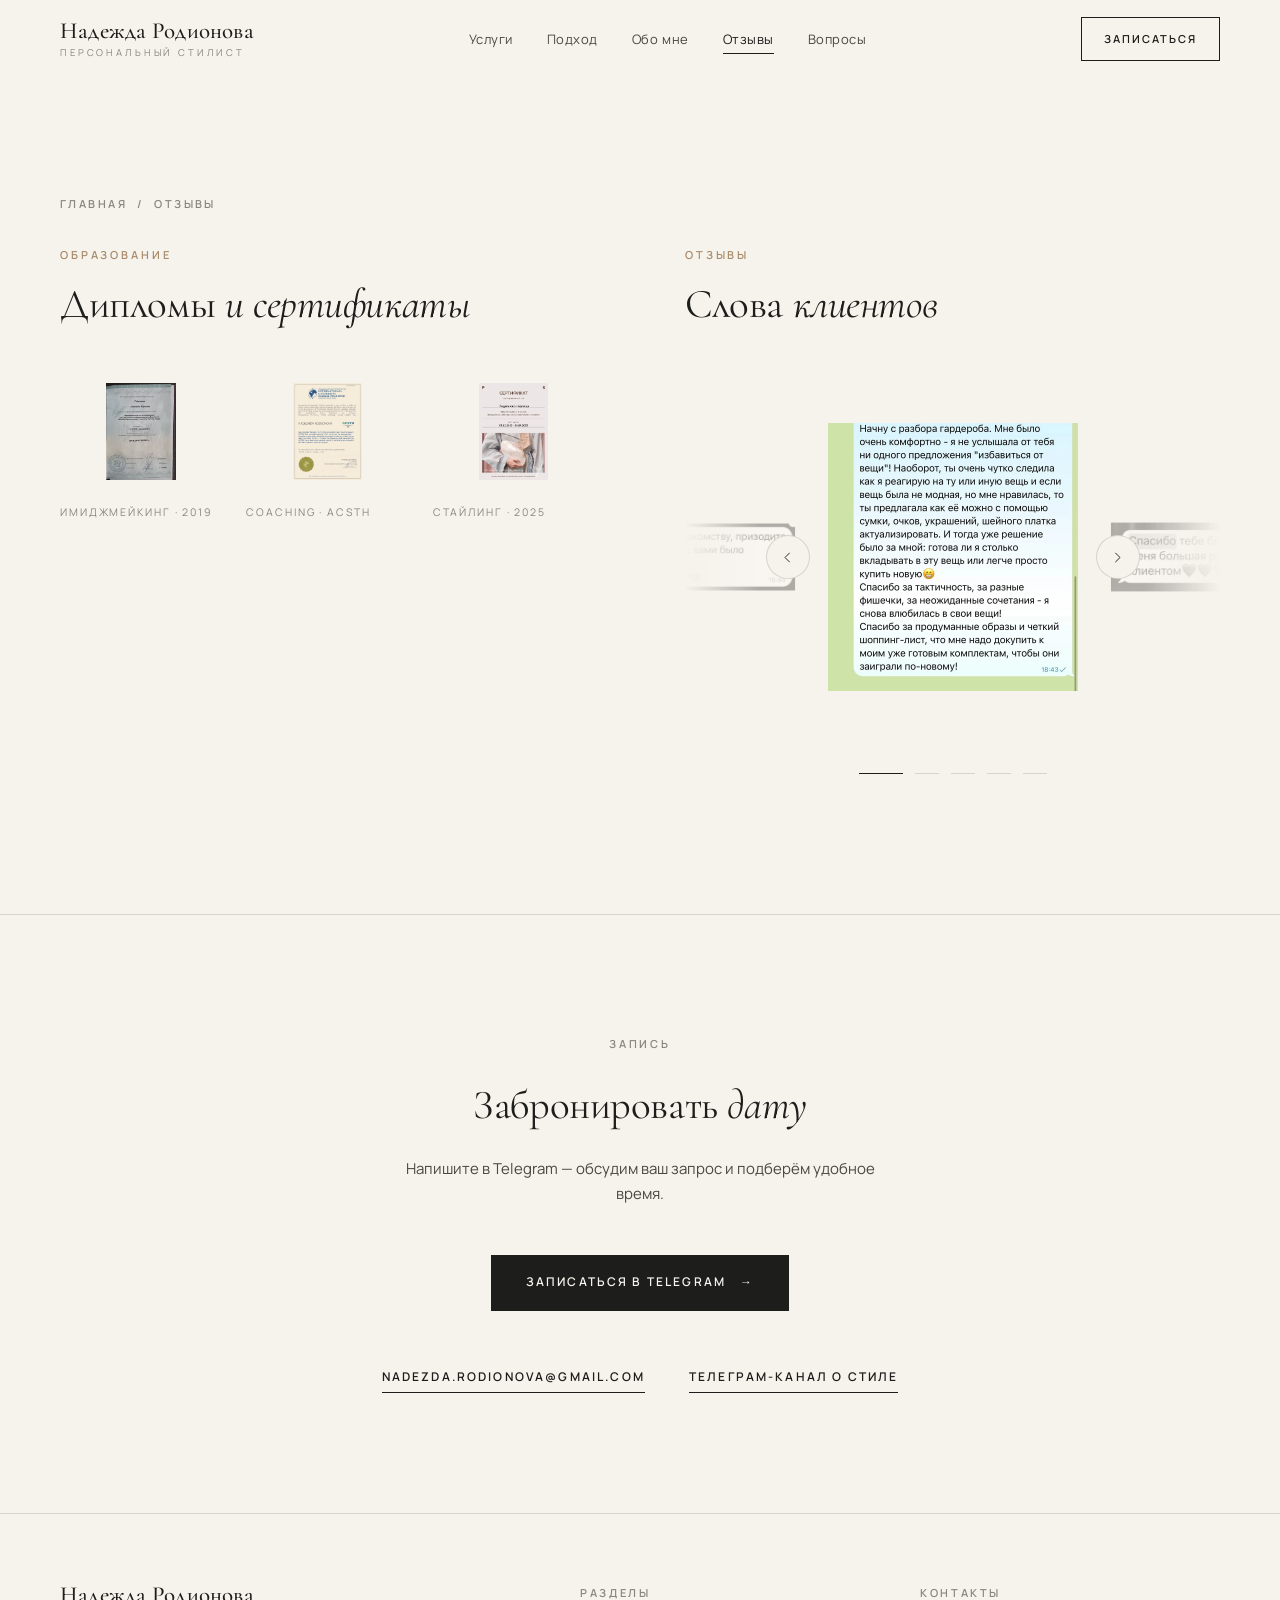
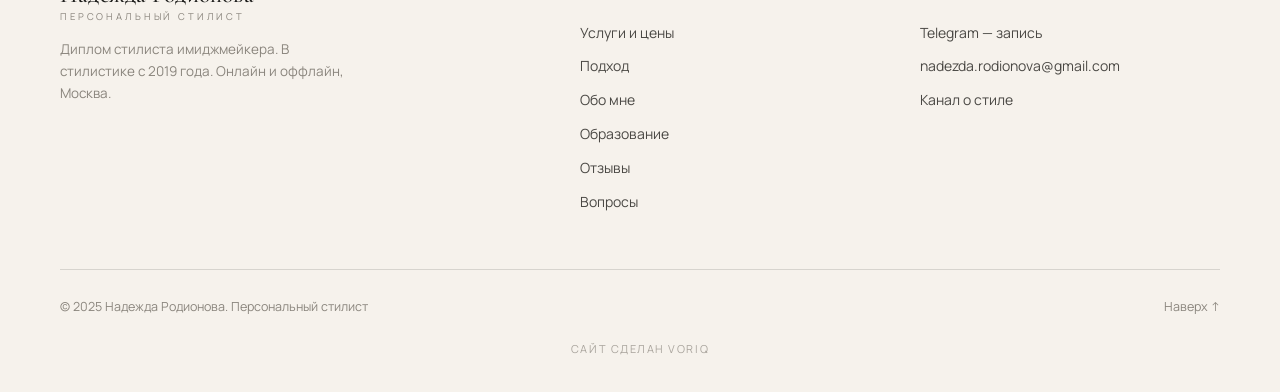
<file: reviews.html>
<!doctype html>
<html lang="ru">
<head>
<meta charset="utf-8">
<meta name="viewport" content="width=device-width, initial-scale=1">
<link rel="icon" href="data:image/svg+xml,%3Csvg xmlns=%22http://www.w3.org/2000/svg%22 viewBox=%220 0 64 64%22%3E%3Crect width=%2264%22 height=%2264%22 fill=%22%231D1D1B%22/%3E%3Ctext x=%2232%22 y=%2245%22 font-family=%22Georgia,serif%22 font-size=%2238%22 fill=%22%23F6F2EC%22 text-anchor=%22middle%22%3E%D0%9D%3C/text%3E%3C/svg%3E">
<title>Дипломы и отзывы | Надежда Родионова</title>
<meta name="description" content="Надежда Родионова — персональный стилист в Москве с 2019 года. Разбор гардероба, шоппинг-сопровождение, стилизация, удалённый шоппинг, консультации онлайн.">
<meta property="og:title" content="Надежда Родионова — персональный стилист">
<meta property="og:description" content="Моя цель — сделать вас лучшей версией себя.">
<meta property="og:image" content="img/hero-portrait.png">
<meta name="theme-color" content="#F6F2EC">
<link rel="stylesheet" href="fonts/fonts.css">
<script>document.documentElement.classList.add("js");setTimeout(function(){if(!window.__rv)document.documentElement.classList.add("rv-off")},2500)</script>
<style>
:root{
  --bg:#F6F2EC;        /* milk */
  --bg-2:#EFE9E1;      /* cream */
  --sand:#E6DCCF;      /* beige plate */
  --ink:#1D1D1B;       /* graphite black */
  --ink-2:#4A4844;
  --muted:#8A857D;
  --accent:#A88B6A;    /* natural beige accent */
  --line:rgba(29,29,27,.14);
  --serif:'Cormorant Garamond','Times New Roman',serif;
  --sans:'Manrope','Helvetica Neue',Arial,sans-serif;
  --wrap:1240px;
  --ease:cubic-bezier(.22,.8,.24,1);
}
*{box-sizing:border-box;margin:0;padding:0}
html{-webkit-text-size-adjust:100%;scroll-padding-top:80px;scroll-behavior:smooth}
html.lenis,html.lenis body{height:auto}
.lenis.lenis-smooth{scroll-behavior:auto!important}
.lenis.lenis-stopped{overflow:hidden}
body{font-family:var(--sans);font-weight:400;font-size:16px;line-height:1.7;color:var(--ink-2);background:var(--bg);overflow-x:hidden;-webkit-font-smoothing:antialiased}
img{max-width:100%;height:auto;display:block}
a{color:inherit;text-decoration:none}
button{font:inherit;color:inherit}
.wrap{max-width:var(--wrap);margin:0 auto;padding:0 40px}
.serif{font-family:var(--serif);font-weight:400;color:var(--ink);letter-spacing:-.01em;line-height:1.04}
.serif em{font-style:italic}
.label{display:block;font-size:11px;font-weight:600;letter-spacing:.26em;text-transform:uppercase;color:var(--muted)}
.label.n{color:var(--accent)}
.h2{font-size:clamp(40px,5vw,72px)}
.sec{padding:140px 0}
.rule{height:1px;background:var(--line);border:0}
.sec-head{display:grid;grid-template-columns:220px 1fr;gap:40px;margin-bottom:72px;align-items:baseline}
.sec-head p{margin-top:22px;max-width:560px;color:var(--ink-2)}

/* buttons: thin, quiet */
.btn{display:inline-flex;align-items:center;justify-content:center;gap:14px;height:56px;padding:0 34px;background:var(--ink);color:var(--bg);border:1px solid var(--ink);
  font-size:12px;font-weight:600;letter-spacing:.18em;text-transform:uppercase;cursor:pointer;transition:background .4s var(--ease),color .4s var(--ease)}
.btn:hover{background:transparent;color:var(--ink)}
.btn.line{background:transparent;color:var(--ink)}
.btn.line:hover{background:var(--ink);color:var(--bg)}
.btn .ar{display:inline-block;transition:transform .4s var(--ease)}
.btn:hover .ar{transform:translateX(4px)}
.link{display:inline-flex;gap:10px;align-items:center;font-size:12px;font-weight:600;letter-spacing:.18em;text-transform:uppercase;color:var(--ink);
  padding-bottom:6px;background:linear-gradient(var(--ink),var(--ink)) 0 100%/100% 1px no-repeat;transition:background-size .5s var(--ease)}
.link:hover{background-size:0 1px;background-position:100% 100%}

/* ---------- HEADER ---------- */
.hdr{position:fixed;top:0;left:0;right:0;z-index:50;transition:background .5s,border-color .5s;border-bottom:1px solid transparent}
.hdr.scrolled{background:rgba(246,242,236,.92);backdrop-filter:blur(14px);-webkit-backdrop-filter:blur(14px);border-bottom-color:var(--line)}
.hdr .wrap{display:flex;align-items:center;justify-content:space-between;height:78px;gap:30px}
.logo{display:flex;flex-direction:column;line-height:1}
.logo b{font-family:var(--serif);font-weight:500;font-size:23px;color:var(--ink);letter-spacing:.01em}
.logo span{font-size:9.5px;letter-spacing:.3em;text-transform:uppercase;color:var(--muted);margin-top:5px}
.menu{display:flex;gap:34px;font-size:13px;letter-spacing:.04em;color:var(--ink-2)}
.menu a{position:relative;padding:4px 0;transition:color .3s}
.menu a::after{content:"";position:absolute;left:0;right:100%;bottom:0;height:1px;background:var(--ink);transition:right .45s var(--ease)}
.menu a:hover{color:var(--ink)}.menu a:hover::after{right:0}
.hdr .btn{height:44px;padding:0 22px;font-size:11px}
.burger{display:none;width:44px;height:44px;border:0;background:none;cursor:pointer;position:relative}
.burger i{position:absolute;left:10px;right:10px;height:1px;background:var(--ink);transition:transform .4s var(--ease),top .4s var(--ease)}
.burger i:nth-child(1){top:18px}.burger i:nth-child(2){top:26px}
.nav-open .burger i:nth-child(1){top:22px;transform:rotate(45deg)}
.nav-open .burger i:nth-child(2){top:22px;transform:rotate(-45deg)}
.mnav{position:fixed;inset:0;z-index:49;background:var(--bg);padding:110px 24px 40px;display:flex;flex-direction:column;
  opacity:0;visibility:hidden;transition:opacity .45s var(--ease),visibility 0s linear .45s}
.mnav a:not(.btn){font-family:var(--serif);font-size:38px;color:var(--ink);padding:8px 0;border-bottom:1px solid var(--line);
  transform:translateY(10px);opacity:0;transition:transform .5s var(--ease),opacity .5s var(--ease)}
.mnav .btn{margin-top:auto}
.nav-open .mnav{opacity:1;visibility:visible;transition:opacity .45s var(--ease)}
.nav-open .mnav a{transform:none;opacity:1}
.nav-open .mnav a:nth-child(2){transition-delay:.04s}.nav-open .mnav a:nth-child(3){transition-delay:.08s}
.nav-open .mnav a:nth-child(4){transition-delay:.12s}.nav-open .mnav a:nth-child(5){transition-delay:.16s}.nav-open .mnav a:nth-child(6){transition-delay:.2s}

/* ---------- HERO ---------- */
.hero{min-height:100vh;min-height:100svh;padding-top:78px;display:flex}
.hero .wrap{flex:1;display:grid;grid-template-columns:minmax(0,1.1fr) minmax(0,.9fr);gap:60px;width:100%}
.hero-text{align-self:center;padding:50px 0 70px}
.hero .label{margin-bottom:34px}
.hero h1{font-size:clamp(52px,6.2vw,96px);line-height:1;margin-bottom:34px;max-width:12ch}
.hero .val{font-size:17px;line-height:1.75;max-width:430px;color:var(--ink-2);margin-bottom:46px}
.hero-cta{display:flex;align-items:center;gap:34px;flex-wrap:wrap}
.hero-meta{display:flex;gap:56px;margin-top:64px;padding-top:26px;border-top:1px solid var(--line);max-width:560px}
.hero-meta div{font-size:13px;line-height:1.5;color:var(--muted)}
.hero-meta b{display:block;font-family:var(--serif);font-weight:400;font-size:30px;color:var(--ink);margin-bottom:6px;line-height:1}
.hero-photo{position:relative;align-self:end;display:flex;justify-content:center;height:100%;min-height:560px}
.arch{position:absolute;left:8%;right:8%;bottom:0;top:12%;background:var(--sand);border-radius:999px 999px 0 0}
.hero-photo img{position:relative;align-self:flex-end;height:min(84vh,84svh,760px);width:auto;max-width:100%;object-fit:contain;object-position:bottom;filter:grayscale(1) contrast(1.04)}
.hero-photo .cap{position:absolute;right:0;top:16%;writing-mode:vertical-rl;transform:rotate(180deg);font-size:10.5px;letter-spacing:.3em;text-transform:uppercase;color:var(--muted)}

/* ---------- STATEMENT (problem) ---------- */
.statement{padding:150px 0 130px;border-top:1px solid var(--line)}
.statement .serif{font-size:clamp(32px,3.6vw,54px);line-height:1.18;max-width:1020px}
.statement .serif em{color:var(--accent)}
.st-foot{display:grid;grid-template-columns:220px 1fr;gap:40px;margin-top:60px}
.st-foot p{max-width:620px}

/* ---------- SERVICES (editorial list) ---------- */
.services{background:var(--bg-2)}
.srv{border-top:1px solid var(--line)}
.srv:last-of-type{border-bottom:1px solid var(--line)}
.srv summary{list-style:none;cursor:pointer;display:grid;grid-template-columns:60px minmax(0,1.3fr) minmax(0,1.2fr) 190px 40px;gap:24px;align-items:center;padding:34px 0;transition:padding .5s var(--ease)}
.srv summary::-webkit-details-marker{display:none}
.srv .no{font-size:12px;letter-spacing:.14em;color:var(--muted)}
.srv .nm{font-family:var(--serif);font-size:clamp(26px,2.4vw,36px);color:var(--ink);line-height:1.1;transition:transform .5s var(--ease)}
.srv .rs{font-size:14.5px;color:var(--ink-2);line-height:1.55}
.srv .pr{font-size:14px;font-weight:600;color:var(--ink);text-align:right;letter-spacing:.02em}
.srv .tg{justify-self:end;width:40px;height:40px;border:1px solid var(--line);border-radius:50%;position:relative;transition:transform .5s var(--ease),background .4s,border-color .4s}
.srv .tg::before,.srv .tg::after{content:"";position:absolute;left:50%;top:50%;width:12px;height:1px;background:var(--ink);transform:translate(-50%,-50%);transition:background .4s}
.srv .tg::after{transform:translate(-50%,-50%) rotate(90deg)}
.srv summary:hover .nm{transform:translateX(8px)}
.srv summary:hover .tg{border-color:var(--ink)}
.srv[open] .tg{transform:rotate(45deg);background:var(--ink);border-color:var(--ink)}
.srv[open] .tg::before,.srv[open] .tg::after{background:var(--bg)}
.srv-body{overflow:hidden}
.srv-in{padding:6px 0 56px 84px}
.svc-cta{display:flex;align-items:center;justify-content:space-between;gap:30px;margin-top:80px;flex-wrap:wrap}
.svc-cta .serif{font-size:clamp(28px,2.8vw,40px);max-width:620px}

/* service detail typography (shared with former dialogs) */
.cost-h{display:none}
.prices{display:flex;flex-wrap:wrap;gap:0;margin-bottom:40px;border-top:1px solid var(--line);border-bottom:1px solid var(--line)}
.price{display:flex;align-items:baseline;gap:8px;padding:18px 30px 18px 0;margin-right:30px;font-size:14px;line-height:1.5;color:var(--ink-2);max-width:340px}
.price+.price{padding-left:30px;border-left:1px solid var(--line)}
.price img{display:none}
.price em{font-style:normal;font-weight:600;color:var(--ink)}
.note-big{font-family:var(--serif);font-style:italic;color:var(--accent);font-size:24px;margin:-16px 0 32px}
.info{display:grid;grid-template-columns:1fr 1fr;gap:30px 70px}
.info h4{font-size:11px;font-weight:600;letter-spacing:.22em;text-transform:uppercase;color:var(--ink);margin:0 0 14px}
.info h4:not(:first-child){margin-top:30px}
.info ul{list-style:none;display:grid;gap:8px}
.info li{position:relative;padding-left:22px;font-size:15px;line-height:1.6}
.info li::before{content:"";position:absolute;left:0;top:.8em;width:10px;height:1px;background:var(--accent)}
.info p{font-size:15px;line-height:1.6}
.info .remark{grid-column:1/-1;border-left:1px solid var(--accent);padding:4px 0 4px 22px;font-size:14.5px;color:var(--ink-2)}
.actions{margin-top:40px}

/* ---------- PHILOSOPHY (b/w editorial) ---------- */
.philo{background:var(--ink);color:#E9E4DC;padding:140px 0}
.philo-grid{display:grid;grid-template-columns:minmax(0,1fr) minmax(0,1fr);gap:100px;align-items:start}
.philo .label{color:rgba(233,228,220,.5);margin-bottom:28px}
.philo .serif{color:#F6F2EC;font-size:clamp(34px,3.4vw,52px);line-height:1.12}
.philo .serif em{color:#CDB89C}
.principles{list-style:none;margin-top:8px;display:grid;gap:0;counter-reset:p}
.principles li{counter-increment:p;display:grid;grid-template-columns:44px 1fr;padding:18px 0;border-top:1px solid rgba(233,228,220,.16);font-size:15px;line-height:1.6;color:rgba(233,228,220,.86)}
.principles li::before{content:"0" counter(p);font-size:11px;letter-spacing:.16em;color:#CDB89C;padding-top:4px}

/* ---------- ABOUT ---------- */
.about-grid{display:grid;grid-template-columns:minmax(0,.9fr) minmax(0,1.1fr);gap:110px;align-items:center}
.about-photo{position:relative;background:var(--sand);aspect-ratio:4/5;display:flex;align-items:flex-end;justify-content:center;overflow:hidden}
.about-photo img{width:auto;height:88%;max-width:92%;object-fit:contain;object-position:bottom}
.about-photo .cap{position:absolute;left:22px;top:20px;font-size:10.5px;letter-spacing:.3em;text-transform:uppercase;color:var(--ink-2)}
.about-text .serif{margin:22px 0 34px}
.about-text p{font-size:15.5px;margin-top:16px;max-width:560px}
.facts{display:grid;grid-template-columns:repeat(3,1fr);margin-top:46px;border-top:1px solid var(--line)}
.facts div{padding:22px 20px 0 0;font-size:13px;line-height:1.5;color:var(--muted)}
.facts div+div{padding-left:20px;border-left:1px solid var(--line)}
.facts b{display:block;font-family:var(--serif);font-weight:400;font-size:24px;color:var(--ink);margin-bottom:6px;line-height:1.1}
.quote-line{margin-top:40px;font-family:var(--serif);font-style:italic;font-size:24px;line-height:1.35;color:var(--ink);max-width:520px}

/* ---------- EDUCATION (editorial index) ---------- */
.edu{display:grid;grid-template-columns:repeat(4,1fr);gap:26px;max-width:700px}
.edu button{border:0;background:none;padding:0;text-align:left;cursor:zoom-in}
.edu .fr{aspect-ratio:3/4;display:flex;align-items:center;justify-content:center;padding:0;overflow:hidden}
.edu img{width:100%;height:100%;object-fit:contain;transition:transform .9s var(--ease),opacity .6s,filter .6s}
.edu button:hover img{transform:scale(1.04)}
.edu .ec{display:block;margin-top:12px;font-size:10.5px;letter-spacing:.18em;text-transform:uppercase;color:var(--muted);transition:color .4s}
.edu button:hover .ec{color:var(--ink)}
.edu img{opacity:.92;filter:grayscale(.35)}
.edu button:hover img{opacity:1;filter:none}

/* ---------- REVIEWS (Tilda-like infinite slider, quiet) ---------- */
.reviews{background:var(--bg-2);overflow:hidden}
.slider{--sw:250px;--gap:max(28px,calc((100vw - var(--sw))/2 - var(--sw) - 70px));position:relative;margin:0 calc(50% - 50vw)}
.track{display:flex;align-items:center;gap:var(--gap);overflow-x:auto;scroll-snap-type:x mandatory;scroll-behavior:smooth;
  padding:0 calc(50% - var(--sw)/2) 34px;scrollbar-width:none;-webkit-overflow-scrolling:touch;overscroll-behavior-x:contain}
.track::-webkit-scrollbar{display:none}
.track>button{flex:0 0 var(--sw);height:280px;scroll-snap-align:center;border:0;padding:0;background:transparent;overflow:hidden;cursor:pointer;
  opacity:.3;filter:grayscale(1);transform:scale(.93);transition:transform .9s var(--ease),opacity .9s var(--ease),filter .9s var(--ease)}
.track>button.active{opacity:1;filter:none;transform:scale(1);cursor:zoom-in}
.track>button:not(.active):hover{opacity:.55}
.track.jumping>button{transition:none}
.track img{width:100%;height:100%;object-fit:contain}
.nav{position:absolute;left:0;right:0;top:calc(50% - 37px);display:flex;justify-content:center;gap:calc(var(--sw) + 56px);pointer-events:none;z-index:2}
.nav button{pointer-events:auto;width:44px;height:44px;border-radius:50%;border:1px solid var(--line);background:var(--bg);color:var(--ink);cursor:pointer;
  display:grid;place-items:center;transition:background .4s,color .4s,border-color .4s}
.nav button:hover{background:var(--ink);color:var(--bg);border-color:var(--ink)}
.nav svg{width:15px;height:15px}
.dots{display:flex;justify-content:center;align-items:center;gap:12px;font-size:12px;letter-spacing:.14em;color:var(--muted)}
.dots i{width:24px;height:1px;background:var(--line);cursor:pointer;transition:background .4s,width .4s var(--ease)}
.dots i.on{background:var(--ink);width:44px}

/* ---------- BLOG ---------- */
.blog{display:grid;grid-template-columns:220px 1fr auto;gap:40px;align-items:center;padding:70px 0;border-top:1px solid var(--line);border-bottom:1px solid var(--line)}
.blog .serif{font-size:clamp(28px,2.8vw,42px);max-width:680px}
.blog p{margin-top:12px;color:var(--muted);font-size:14px}

/* ---------- FAQ ---------- */
.faq-grid{display:grid;grid-template-columns:minmax(0,.8fr) minmax(0,1.2fr);gap:100px;align-items:start}
.qa{border-top:1px solid var(--line)}
.qa:last-child{border-bottom:1px solid var(--line)}
.qa summary{list-style:none;cursor:pointer;display:flex;justify-content:space-between;align-items:center;gap:24px;padding:28px 0;font-family:var(--serif);font-size:24px;line-height:1.25;color:var(--ink)}
.qa summary::-webkit-details-marker{display:none}
.qa summary i{flex:none;width:14px;height:14px;position:relative;transition:transform .5s var(--ease)}
.qa summary i::before,.qa summary i::after{content:"";position:absolute;left:0;right:0;top:50%;height:1px;background:var(--ink)}
.qa summary i::after{transform:rotate(90deg)}
.qa[open] summary i{transform:rotate(45deg)}
.qa .a{overflow:hidden;padding:0 60px 28px 0;font-size:15.5px}
.qa .a p+p{margin-top:10px}

/* ---------- CONTACT ---------- */
.contact{text-align:center;padding:160px 0}
.contact .label{margin-bottom:30px}
.contact .serif{font-size:clamp(46px,6vw,92px);margin:0 auto;max-width:900px}
.contact p.sub{max-width:480px;margin:28px auto 48px}
.ct-row{display:flex;justify-content:center;gap:16px;flex-wrap:wrap}
.ct-links{display:flex;justify-content:center;gap:44px;margin-top:56px;flex-wrap:wrap}

/* ---------- FOOTER ---------- */
footer{border-top:1px solid var(--line);padding:70px 0 34px;font-size:14px}
.ft-grid{display:grid;grid-template-columns:1.6fr 1fr 1fr;gap:40px;padding-bottom:56px}
footer p{margin-top:18px;max-width:300px;color:var(--muted);font-size:13.5px;line-height:1.6}
footer h4{font-size:11px;letter-spacing:.24em;text-transform:uppercase;color:var(--muted);font-weight:600;margin-bottom:18px}
footer ul{list-style:none;display:grid;gap:10px}
footer ul a{transition:color .3s}footer ul a:hover{color:var(--accent)}
.made-by{margin-top:22px;text-align:center;font-size:11px;letter-spacing:.14em;text-transform:uppercase;color:var(--muted);opacity:.7}
.made-by a{transition:color .3s,opacity .3s}.made-by a:hover{color:var(--ink);opacity:1}
.ft-bot{padding-top:26px;border-top:1px solid var(--line);display:flex;justify-content:space-between;gap:20px;flex-wrap:wrap;color:var(--muted);font-size:12.5px}


/* ---------- TRUST: education + reviews in one block ---------- */
.trust{background:var(--bg-2);overflow:hidden}
.trust-grid{display:grid;grid-template-columns:minmax(0,1fr) minmax(0,1fr);gap:90px;align-items:start}
.trust-col{min-width:0}
.t-h{font-size:clamp(34px,3.2vw,48px);margin:18px 0 44px}
.trust .edu{grid-template-columns:repeat(2,1fr);max-width:none;gap:28px 24px}
.trust .edu .fr{aspect-ratio:4/3;background:var(--bg);padding:12px}
.trust .slider{margin:0;--sw:250px;--gap:24px}
.trust .track{padding:0 calc(50% - var(--sw)/2) 30px;cursor:grab;user-select:none;
  -webkit-mask-image:linear-gradient(90deg,transparent,#000 14%,#000 86%,transparent);mask-image:linear-gradient(90deg,transparent,#000 14%,#000 86%,transparent)}
.trust .track.dragging{cursor:grabbing;scroll-snap-type:none!important;scroll-behavior:auto!important}
.trust .track img{pointer-events:none;-webkit-user-drag:none}
.trust .nav{gap:calc(var(--sw) + 36px)}
.slider:focus-visible{outline:1px solid var(--accent);outline-offset:8px}
.trust .track>button{height:372px}
@media (max-width:900px){
  .trust-grid{grid-template-columns:1fr;gap:80px}
  .trust .slider{margin:0 -24px}
  .trust .track{-webkit-mask-image:none;mask-image:none}
}
@media (max-width:600px){
  .trust .slider{margin:0 -20px;--sw:62vw;--gap:14px}
  .trust .edu{grid-template-columns:repeat(4,1fr);gap:10px}
  .trust .edu .fr{aspect-ratio:3/4;padding:4px}
  .trust .track>button{height:280px}
  .t-h{margin-bottom:30px}
}


/* ---------- QUALIFICATION (main page, text only) ---------- */
.qual{padding-top:40px}
.q-list{list-style:none;border-top:1px solid var(--line);margin-left:260px}
.q-list li{display:grid;grid-template-columns:120px 1fr;gap:30px;padding:26px 0;border-bottom:1px solid var(--line);align-items:baseline}
.q-y{font-size:12px;font-weight:600;letter-spacing:.16em;text-transform:uppercase;color:var(--accent)}
.q-t{font-family:var(--serif);font-size:clamp(22px,2vw,28px);color:var(--ink);line-height:1.2}
.q-t small{display:block;font-family:var(--sans);font-size:13.5px;color:var(--muted);margin-top:8px;line-height:1.5}
.q-cta{display:flex;align-items:center;gap:28px;margin:48px 0 0 260px;flex-wrap:wrap}
.q-note{font-size:12px;letter-spacing:.14em;text-transform:uppercase;color:var(--muted)}
@media (max-width:900px){.q-list,.q-cta{margin-left:0}}
@media (max-width:600px){.q-list li{grid-template-columns:1fr;gap:8px;padding:22px 0}.q-cta .btn{width:100%}.q-cta{justify-content:center}}

/* toast: «почта скопирована» (desktop) */
.toast{position:fixed;left:50%;bottom:32px;z-index:120;transform:translate(-50%,16px);opacity:0;pointer-events:none;
  background:var(--ink);color:var(--bg);padding:14px 22px;font-size:13px;letter-spacing:.02em;line-height:1.4;display:flex;gap:12px;align-items:center;
  transition:opacity .45s var(--ease),transform .45s var(--ease);white-space:nowrap}
.toast.on{opacity:1;transform:translate(-50%,0)}
.toast b{font-weight:600}
.toast i{font-style:normal;color:var(--accent)}

/* mobile sticky booking */
.mbook{position:fixed;left:16px;right:16px;bottom:16px;z-index:40;display:none;transform:translateY(140%);transition:transform .6s var(--ease)}
.mbook.on{transform:none}
.mbook .btn{width:100%}

/* lightbox */
.lb{position:fixed;inset:0;z-index:100;background:rgba(246,242,236,.97);display:flex;align-items:center;justify-content:center;padding:40px;cursor:zoom-out;
  opacity:0;visibility:hidden;transition:opacity .5s var(--ease),visibility 0s linear .5s}
.lb.on{opacity:1;visibility:visible;transition:opacity .5s var(--ease)}
.lb img{max-width:100%;max-height:100%;transform:scale(.96);transition:transform .7s var(--ease)}
.lb.on img{transform:none}

/* reveal */
.rv{opacity:0;transform:translateY(24px);transition:opacity 1.1s var(--ease) var(--d,0s),transform 1.1s var(--ease) var(--d,0s)}
.rv.in{opacity:1;transform:none}
.hero-text>*{animation:rise 1.1s var(--ease) both}
.hero-text>*:nth-child(2){animation-delay:.08s}.hero-text>*:nth-child(3){animation-delay:.16s}
.hero-text>*:nth-child(4){animation-delay:.24s}.hero-text>*:nth-child(5){animation-delay:.32s}
.arch{animation:archIn 1.4s var(--ease) both}
.hero-photo img{animation:rise 1.3s var(--ease) .25s both}
@keyframes rise{from{opacity:0;transform:translateY(22px)}to{opacity:1;transform:none}}
@keyframes archIn{from{opacity:0;transform:scaleY(.9);transform-origin:bottom}to{opacity:1;transform:none}}

/* ---------- RESPONSIVE ---------- */
@media (max-width:1100px){
  .menu{gap:22px}
  .srv summary{grid-template-columns:44px minmax(0,1fr) 150px 40px}
  .srv .rs{display:none}
  .srv-in{padding-left:68px}
  .edu{grid-template-columns:repeat(2,1fr)}
}
@media (max-width:900px){
  .wrap{padding:0 24px}
  .menu,.hdr .btn{display:none}
  .burger{display:block}
  .sec{padding:96px 0}
  .sec-head{grid-template-columns:1fr;gap:16px;margin-bottom:48px}
  .hero{min-height:0}
  .hero .wrap{grid-template-columns:minmax(0,1fr);gap:0}
  .hero-photo{order:1;min-height:0;margin:10px auto 0;width:min(420px,100%)}
  .hero-photo img{height:auto;width:86%}
  .hero-photo .cap{display:none}
  .hero-text{order:2;padding:44px 0 72px}
  .hero .label{margin-bottom:22px}
  .hero-meta{gap:30px;margin-top:56px}
  .statement{padding:100px 0 90px}
  .st-foot{grid-template-columns:1fr;gap:14px;margin-top:40px}
  .philo{padding:90px 0}
  .philo-grid{grid-template-columns:1fr;gap:40px}
  .about-grid{grid-template-columns:1fr;gap:54px}
  .about-photo{max-width:460px}
  .blog{grid-template-columns:1fr;gap:22px;padding:56px 0}
  .faq-grid{grid-template-columns:1fr;gap:36px}
  .info{grid-template-columns:1fr;gap:10px}
  .contact{padding:110px 0}
  .ft-grid{grid-template-columns:1fr 1fr}
  .ft-grid>div:first-child{grid-column:1/-1}
  .mbook{display:block}
  footer{padding-bottom:100px}
}
@media (max-width:600px){
  .wrap{padding:0 20px}
  .hero h1{font-size:clamp(44px,12.4vw,60px)}
  .hero .val{font-size:16px;margin-bottom:36px}
  .hero-cta{flex-direction:column;align-items:stretch;gap:20px}
  .hero-cta .link{align-self:center}
  .hero-meta{gap:18px}
  .hero-meta b{font-size:24px}
  .hero-meta div{font-size:12px}
  .srv summary{grid-template-columns:30px minmax(0,1fr) 34px;gap:12px;padding:26px 0}
  .srv .pr{grid-column:2;grid-row:2;text-align:left;font-size:13px;font-weight:500;color:var(--accent);margin-top:-6px}
  .srv .tg{grid-column:3;grid-row:1/3;width:34px;height:34px}
  .srv .nm{font-size:25px}
  .srv-in{padding:0 0 44px}
  .price{padding:14px 0!important;margin:0!important;border-left:0!important;max-width:none;width:100%}
  .price+.price{border-top:1px solid var(--line)}
  .svc-cta{margin-top:56px}
  .svc-cta .btn{width:100%}
  .facts{grid-template-columns:1fr}
  .facts div{padding:18px 0!important;border-left:0!important;border-bottom:1px solid var(--line)}
  .edu{gap:18px}
  .edu .fr{padding:12px}
  .edu .ec b{font-size:17px}
  .slider{--sw:60vw;--gap:14px}
  .track>button{height:260px}
  .edu{grid-template-columns:repeat(4,1fr);gap:10px}
  .edu .ec{display:none}
  .nav{display:none}
  .qa summary{font-size:21px;padding:24px 0}
  .qa .a{padding-right:0}
  .contact .serif{font-size:clamp(42px,12vw,60px)}
  .ct-row .btn{width:100%}
  .ct-links{gap:22px;flex-direction:column}
  .ft-grid{grid-template-columns:1fr}
}

html:not(.js) .rv,.rv-off .rv{opacity:1!important;transform:none!important;transition:none!important}

/* ONE SIZE for all section headings (Cormorant kept), everything a bit smaller */
:root{--h:clamp(30px,3.2vw,46px)}
body{font-size:15px;line-height:1.7}
.serif{line-height:1.08}
.hero h1{font-size:clamp(42px,4.8vw,70px)}
.hero .val{font-size:15.5px}
.hero-meta b{font-size:24px}
.h2,.t-h,.contact .serif,.philo .serif,.statement .serif,.page-top h1{font-size:var(--h)!important}
.statement .serif{line-height:1.22}
.srv .nm{font-size:clamp(21px,1.8vw,26px)}
.svc-cta .serif,.blog .serif{font-size:clamp(22px,2vw,28px)}
.q-t{font-size:clamp(19px,1.6vw,22px)}
.qa summary{font-size:20px}
.quote-line{font-size:20px}
.facts b{font-size:21px}
.mnav a:not(.btn){font-size:32px}
@media (max-width:600px){:root{--h:30px}.hero h1{font-size:clamp(38px,10.5vw,46px)}.srv .nm{font-size:21px}.qa summary{font-size:18px}}

/* «Подход» in the site colours (light, not dark) */
.philo{background:var(--bg-2)!important;color:var(--ink-2)!important}
.philo .label{color:var(--accent)!important}
.philo .serif{color:var(--ink)!important}
.philo .serif em{color:var(--accent)!important}
.principles li{border-top-color:var(--line)!important;color:var(--ink-2)!important}
.principles li:last-child{border-bottom:1px solid var(--line)}
.principles li::before{color:var(--accent)!important}
.philo .crumb{color:var(--muted)!important}
.crumb-row{margin-bottom:6px}
/* «Обо мне»: text on the left, photo on the right */
@media (min-width:901px){
  .about-grid{grid-template-columns:minmax(0,1.15fr) minmax(0,.85fr)!important;gap:90px!important;align-items:center}
  .about-text{order:1}.about-photo{order:2}
}
.about-photo{max-width:480px;justify-self:end}
#about.page-first{padding-top:150px!important}


/* «Обо мне»: real photo (pink suit), full frame */
.about-photo{background:none!important;aspect-ratio:2/3!important;display:block!important;overflow:hidden}
.about-photo img{width:100%!important;height:100%!important;max-width:none!important;object-fit:cover!important;object-position:50% 20%!important;transition:transform 1.6s var(--ease)}
.about-photo:hover img{transform:scale(1.02)}
/* «Подход»: b/w photo under the heading */
.philo-img{margin:44px 0 0;overflow:hidden;aspect-ratio:3/2}
.philo-img img{width:100%;height:100%;object-fit:cover;object-position:40% 35%;filter:grayscale(1)}
@media (max-width:900px){.philo-img{margin-top:30px}.about-photo{max-width:420px!important;justify-self:start}}

/* 3 diplomas in one row */
.trust .edu{grid-template-columns:repeat(3,1fr)!important}

/* multipage */
.menu a.on{color:var(--ink)}.menu a.on::after{right:0}
.page-first{padding-top:190px!important}
.philo.page-first{padding-top:200px!important}
.crumb{display:inline-flex;gap:10px;font-size:11px;font-weight:600;letter-spacing:.22em;text-transform:uppercase;color:var(--muted);margin-bottom:26px}
.crumb a{transition:color .3s}.crumb a:hover{color:var(--ink)}
.philo .crumb{color:rgba(233,228,220,.5)}
.trust{background:var(--bg)}
.statement{padding:84px 0 96px!important}
.contact{padding:120px 0!important}
.next-pages{display:flex;justify-content:center;gap:34px;flex-wrap:wrap;margin-top:44px}
@media (max-width:900px){.page-first{padding-top:120px!important}.statement{padding:64px 0 72px!important}.contact{padding:90px 0!important}}
@media (max-width:600px){.trust .edu{grid-template-columns:repeat(3,1fr)!important;gap:22px 12px!important}.trust .edu .fr{aspect-ratio:3/4;padding:8px}.edu .ec{display:block!important;font-size:10px}}

/* compatibility: older Safari (macOS ≤ 10.15) has no WebP and no aspect-ratio */
picture{display:contents}
.mnav,.lb{top:0;right:0;bottom:0;left:0}
@supports not (aspect-ratio:1/1){
  .about-photo,.philo-img,.edu .fr,.dipl>button,.philo-photo{aspect-ratio:auto!important;height:auto!important}
  .about-photo img,.philo-img img,.edu img{height:auto!important;position:static!important}
  .hero-photo img{height:auto!important;max-height:84vh}
}
</style>
</head>
<body>

<header class="hdr" id="hdr">
  <div class="wrap">
    <a class="logo" href="index.html" aria-label="На главную"><b>Надежда Родионова</b><span>персональный стилист</span></a>
    <nav class="menu" aria-label="Меню">
      <a href="services.html">Услуги</a><a href="approach.html">Подход</a><a href="about.html">Обо мне</a><a href="reviews.html" class="on" aria-current="page">Отзывы</a><a href="faq.html">Вопросы</a>
    </nav>
    <a class="btn line" href="https://t.me/Nadezhda_my_style" target="_blank" rel="noopener">Записаться</a>
    <button class="burger" id="burger" aria-label="Меню" aria-expanded="false"><i></i><i></i></button>
  </div>
</header>
<nav class="mnav" id="mnav" aria-label="Мобильное меню">
  <a href="services.html">Услуги</a><a href="approach.html">Подход</a><a href="about.html">Обо мне</a><a href="reviews.html">Отзывы</a><a href="faq.html">Вопросы</a>
  <a class="btn" href="https://t.me/Nadezhda_my_style" target="_blank" rel="noopener">Записаться на консультацию</a>
</nav>

<main>
<section class="sec trust page-first" id="reviews" style="padding-top:60px">
  <div class="wrap crumb-row"><div class="crumb"><a href="index.html">Главная</a><span>/</span><span>Отзывы</span></div></div>
  <div class="wrap trust-grid">
    <div class="trust-col" id="education">
      <span class="label n rv">Образование</span>
      <h2 class="serif t-h rv">Дипломы <em>и сертификаты</em></h2>
      <div class="edu">
      <button class="rv" data-lb="img/diploma-1.jpg"><span class="fr"><picture><source srcset="img/diploma-1.webp" type="image/webp"><img src="img/diploma-1.jpg" alt="Диплом о профессиональной переподготовке, имиджмейкинг" loading="lazy"></picture></span><span class="ec">Имиджмейкинг · 2019</span></button>
      <button class="rv" data-lb="img/diploma-2.jpg"><span class="fr"><picture><source srcset="img/diploma-2.webp" type="image/webp"><img src="img/diploma-2.jpg" alt="Сертификат International University Global Coaching" loading="lazy"></picture></span><span class="ec">Coaching · ACSTH</span></button>
      <button class="rv" data-lb="img/diploma-4.jpg"><span class="fr"><picture><source srcset="img/diploma-4.webp" type="image/webp"><img src="img/diploma-4.jpg" alt="Сертификат большого онлайн-курса по персональному стайлингу" loading="lazy"></picture></span><span class="ec">Стайлинг · 2025</span></button>
    </div>
    </div>
    <div class="trust-col">
      <span class="label n rv">Отзывы</span>
      <h2 class="serif t-h rv">Слова <em>клиентов</em></h2>
      <div class="slider">
        <div class="nav" data-for="rev"></div>
        <div class="track" id="rev">
        <button data-lb="img/review-2.jpg" aria-label="Открыть отзыв"><picture><source srcset="img/review-2.webp" type="image/webp"><img src="img/review-2.jpg" alt="Отзыв клиента"></picture></button>
        <button data-lb="img/review-1.jpg" aria-label="Открыть отзыв"><picture><source srcset="img/review-1.webp" type="image/webp"><img src="img/review-1.jpg" alt="Отзыв клиента"></picture></button>
        <button data-lb="img/review-4.jpg" aria-label="Открыть отзыв"><picture><source srcset="img/review-4.webp" type="image/webp"><img src="img/review-4.jpg" alt="Отзыв клиента"></picture></button>
        <button data-lb="img/review-3.jpg" aria-label="Открыть отзыв"><picture><source srcset="img/review-3.webp" type="image/webp"><img src="img/review-3.jpg" alt="Отзыв клиента"></picture></button>
        <button data-lb="img/review-5.jpg" aria-label="Открыть отзыв"><picture><source srcset="img/review-5.webp" type="image/webp"><img src="img/review-5.jpg" alt="Отзыв клиента"></picture></button>
      </div>
        <div class="dots" data-for="rev"></div>
      </div>
    </div>
  </div>
</section>

<section class="contact" id="contact" style="border-top:1px solid var(--line)">
  <div class="wrap">
    <span class="label rv">Запись</span>
    <h2 class="serif rv">Забронировать <em>дату</em></h2>
    <p class="sub rv">Напишите в Telegram — обсудим ваш запрос и подберём удобное время.</p>
    <div class="ct-row rv">
      <a class="btn" href="https://t.me/Nadezhda_my_style" target="_blank" rel="noopener">Записаться в Telegram <span class="ar">→</span></a>
    </div>
    <div class="ct-links rv">
      <a class="link" href="mailto:nadezda.rodionova@gmail.com">nadezda.rodionova@gmail.com</a>
      <a class="link" href="https://t.me/yourwindofchange" target="_blank" rel="noopener">Телеграм-канал о стиле</a>
    </div>
  </div>
</section>
</main>

<footer>
  <div class="wrap">
    <div class="ft-grid">
      <div><a class="logo" href="index.html"><b>Надежда Родионова</b><span>персональный стилист</span></a><p>Диплом стилиста имиджмейкера. В стилистике с 2019 года. Онлайн и оффлайн, Москва.</p></div>
      <div><h4>Разделы</h4><ul><li><a href="services.html">Услуги и цены</a></li><li><a href="approach.html">Подход</a></li><li><a href="about.html">Обо мне</a></li><li><a href="about.html#education">Образование</a></li><li><a href="reviews.html">Отзывы</a></li><li><a href="faq.html">Вопросы</a></li></ul></div>
      <div><h4>Контакты</h4><ul><li><a href="https://t.me/Nadezhda_my_style" target="_blank" rel="noopener">Telegram — запись</a></li><li><a href="mailto:nadezda.rodionova@gmail.com">nadezda.rodionova@gmail.com</a></li><li><a href="https://t.me/yourwindofchange" target="_blank" rel="noopener">Канал о стиле</a></li></ul></div>
    </div>
    <div class="ft-bot"><span>© 2025 Надежда Родионова. Персональный стилист</span><a href="index.html">Наверх ↑</a></div>
    <div class="made-by"><a href="https://voriq.ru/" target="_blank" rel="noopener">Сайт сделан Voriq</a></div>
  </div>
</footer>

<div class="mbook" id="mbook"><a class="btn" href="https://t.me/Nadezhda_my_style" target="_blank" rel="noopener">Записаться на консультацию</a></div>
<div class="lb" id="lb" role="dialog" aria-label="Просмотр изображения"><img alt=""></div>

<script src="js/lenis.min.js"></script>
<script>
// smooth wheel scrolling (responsive, not sluggish)
let lenis=null;
if(window.Lenis){
  lenis=new Lenis({lerp:0.16,smoothWheel:true,wheelMultiplier:1.15});
  const raf=t=>{lenis.raf(t);requestAnimationFrame(raf)};requestAnimationFrame(raf);
}
const lockScroll=on=>{if(lenis)on?lenis.stop():lenis.start();};
document.addEventListener('click',e=>{
  const a=e.target.closest('a[href^="#"]'); if(!a)return;
  const id=a.getAttribute('href'); const t=id==='#top'||id==='#'?document.body:document.querySelector(id); if(!t)return;
  e.preventDefault(); document.body.classList.remove('nav-open'); if(lenis)lenis.start();
  if(lenis) lenis.scrollTo(t===document.body?0:t,{offset:t===document.body?0:-78,duration:1.4,easing:x=>1-Math.pow(1-x,4)});
  else (t===document.body?window.scrollTo({top:0,behavior:'smooth'}):t.scrollIntoView({behavior:'smooth'}));
  history.replaceState(null,'',id==='#top'?location.pathname:id);
});

// header + mobile menu + sticky booking
const hdr=document.getElementById('hdr'), mbook=document.getElementById('mbook'), hero=document.getElementById('top')||document.body;
const onY=()=>{const y=scrollY;hdr.classList.toggle('scrolled',y>20);mbook.classList.toggle('on',y>hero.offsetHeight*.8&&y<document.body.scrollHeight-innerHeight*1.6);};
addEventListener('scroll',onY,{passive:true});onY();
const burger=document.getElementById('burger');
const setNav=o=>{document.body.classList.toggle('nav-open',o);burger.setAttribute('aria-expanded',o);lockScroll(o);};
burger.addEventListener('click',()=>setNav(!document.body.classList.contains('nav-open')));
document.querySelectorAll('#mnav a').forEach(a=>a.addEventListener('click',()=>setNav(false)));

// lightbox
const lb=document.getElementById('lb'),lbi=lb.querySelector('img');
const openLb=src=>{lbi.src=src;lb.classList.add('on');lockScroll(true);};
const closeLb=()=>{if(!lb.classList.contains('on'))return;lb.classList.remove('on');lockScroll(false);};
lb.addEventListener('click',closeLb);
addEventListener('keydown',e=>{if(e.key==='Escape'){closeLb();setNav(false);}});
document.querySelectorAll('.edu [data-lb]').forEach(b=>b.addEventListener('click',()=>openLb(b.dataset.lb)));

// accordions (services + FAQ): smooth height, one open per group
const animDet=(d,open)=>{
  const body=d.querySelector('.srv-body,.a');
  if(open){d.open=true;const h=body.scrollHeight;body.animate([{height:'0px',opacity:0},{height:h+'px',opacity:1}],{duration:560,easing:'cubic-bezier(.22,.8,.24,1)'});}
  else{const h=body.scrollHeight;const an=body.animate([{height:h+'px',opacity:1},{height:'0px',opacity:0}],{duration:380,easing:'ease'});an.onfinish=()=>{d.open=false;};}
};
['.srv','.qa'].forEach(sel=>{
  const group=[...document.querySelectorAll(sel)];
  group.forEach(d=>d.querySelector('summary').addEventListener('click',e=>{
    e.preventDefault();
    if(d.open){animDet(d,false);return;}
    group.forEach(o=>{if(o!==d&&o.open)animDet(o,false);});
    animDet(d,true);
    if(sel==='.srv'&&lenis)setTimeout(()=>lenis.scrollTo(d,{offset:-90,duration:1}),120);
  }));
});

// reviews: infinite centred slider (neighbours faded)
const ARROW='<svg viewBox="0 0 24 24" fill="none" stroke="currentColor" stroke-width="1.5" stroke-linecap="round" stroke-linejoin="round"><path d="M15 5l-7 7 7 7"/></svg>';
document.querySelectorAll('.track').forEach(tr=>{
  const nav=document.querySelector('.nav[data-for="'+tr.id+'"]'), dots=document.querySelector('.dots[data-for="'+tr.id+'"]');
  const orig=[...tr.children], N=orig.length;
  const mk=el=>{const c=el.cloneNode(true);c.setAttribute('aria-hidden','true');c.tabIndex=-1;return c;};
  orig.slice().reverse().forEach(el=>tr.prepend(mk(el))); orig.forEach(el=>tr.append(mk(el)));
  const all=[...tr.children];
  nav.innerHTML='<button aria-label="Назад">'+ARROW+'</button><button aria-label="Вперёд" style="transform:scaleX(-1)">'+ARROW+'</button>';
  dots.innerHTML=orig.map((_,i)=>'<i role="button" aria-label="Отзыв '+(i+1)+'"></i>').join('');
  const [prev,next]=nav.children; let cur=-1, endT=0, target=null, targetT=0;
  const leftOf=i=>all[i].offsetLeft-(tr.clientWidth-all[i].offsetWidth)/2;
  const go=i=>{i=Math.max(0,Math.min(all.length-1,i));target=i;targetT=Date.now();tr.scrollTo({left:leftOf(i),behavior:'smooth'});};
  const nearest=()=>{const c=tr.scrollLeft+tr.clientWidth/2;let b=0,bd=1e9;all.forEach((it,i)=>{const d=Math.abs(it.offsetLeft+it.offsetWidth/2-c);if(d<bd){bd=d;b=i;}});return b;};
  const base=()=>(target!==null&&Date.now()-targetT<900)?target:nearest();
  const setActive=i=>{cur=i;all.forEach((it,k)=>it.classList.toggle('active',k===i));[...dots.children].forEach((d,k)=>d.classList.toggle('on',k===i%N));};
  const jump=i=>{tr.classList.add('jumping');tr.style.scrollBehavior='auto';tr.style.scrollSnapType='none';tr.scrollLeft=leftOf(i);setActive(i);
    setTimeout(()=>{tr.style.scrollBehavior='';tr.style.scrollSnapType='';tr.classList.remove('jumping');},50);};
  const settle=()=>{target=null;const i=nearest();if(i<N||i>=2*N)jump(i%N+N);else if(i!==cur)setActive(i);};
  const onScroll=()=>{const i=nearest();if(i!==cur)setActive(i);clearTimeout(endT);endT=setTimeout(settle,160);};
  prev.onclick=()=>go(base()-1); next.onclick=()=>go(base()+1);
  [...dots.children].forEach((d,i)=>d.onclick=()=>{const b=base();go(b-(b%N)+i);});
  all.forEach((it,i)=>it.addEventListener('click',()=>{i===nearest()?openLb(it.dataset.lb):go(i);}));
  tr.addEventListener('scroll',onScroll,{passive:true});
  addEventListener('resize',()=>jump(cur%N+N));
  // desktop comfort: drag with the mouse, ← → keys, horizontal trackpad swipe works natively
  let dx=0,startX=0,startL=0,startI=0,down=false,moved=false;
  tr.addEventListener('pointerdown',e=>{if(e.pointerType!=='mouse'||e.button!==0)return;down=true;moved=false;startX=e.clientX;startL=tr.scrollLeft;startI=nearest();dx=0;});
  addEventListener('pointermove',e=>{if(!down)return;dx=e.clientX-startX;if(Math.abs(dx)>4&&!moved){moved=true;tr.classList.add('dragging');}if(moved)tr.scrollLeft=startL-dx;});
  addEventListener('pointerup',()=>{if(!down)return;down=false;if(!moved)return;tr.classList.remove('dragging');
    const i=nearest(), step=Math.abs(dx)>40&&i===startI?(dx<0?1:-1):0; go(i+step);});
  tr.addEventListener('click',e=>{if(moved){e.stopPropagation();e.preventDefault();moved=false;}},true);
  const sl=tr.closest('.slider'); sl.tabIndex=0; sl.setAttribute('aria-label','Отзывы: листайте стрелками ← →');
  sl.addEventListener('keydown',e=>{if(e.key==='ArrowRight'){e.preventDefault();go(base()+1);}else if(e.key==='ArrowLeft'){e.preventDefault();go(base()-1);}});
  sl.addEventListener('mouseenter',()=>{if(document.activeElement===document.body)sl.focus({preventScroll:true});});
  jump(N);
});

// e-mail: on a computer copy the address + show a note; on a phone open the mail app (default mailto)
const isTouch=matchMedia('(hover: none) and (pointer: coarse)').matches;
let toastEl=null,toastT=0;
const toast=html=>{if(!toastEl){toastEl=document.createElement('div');toastEl.className='toast';toastEl.setAttribute('role','status');document.body.appendChild(toastEl);}
  toastEl.innerHTML=html;toastEl.classList.add('on');clearTimeout(toastT);toastT=setTimeout(()=>toastEl.classList.remove('on'),2600);};
const execCopy=t=>{const ta=document.createElement('textarea');ta.value=t;ta.setAttribute('readonly','');ta.style.cssText='position:fixed;top:0;opacity:0';
  document.body.appendChild(ta);ta.select();let ok=false;try{ok=document.execCommand('copy');}catch(e){}ta.remove();return ok;};
const copyText=t=>(navigator.clipboard&&window.isSecureContext?navigator.clipboard.writeText(t):Promise.reject())
  .catch(()=>{if(!execCopy(t))throw new Error('copy blocked');});
document.querySelectorAll('a[href^="mailto:"]').forEach(a=>a.addEventListener('click',e=>{
  if(isTouch)return;                       // phone/tablet → mail app
  e.preventDefault();
  const mail=a.getAttribute('href').slice(7).split('?')[0];
  copyText(mail).then(()=>toast('<i>✓</i><span>Почта скопирована: <b>'+mail+'</b></span>'))
               .catch(()=>toast('<span>Почта: <b style="user-select:all">'+mail+'</b></span>'));
}));

// reveal on scroll (staggered groups)
window.__rv=1;
document.querySelectorAll('.principles,.facts,.edu').forEach(g=>[...g.children].forEach((c,i)=>{c.classList.add('rv');c.style.setProperty('--d',(i*0.08)+'s');}));
const revealTargets=[...document.querySelectorAll('.rv')];
if('IntersectionObserver' in window){
  const io=new IntersectionObserver(es=>es.forEach(e=>{if(e.isIntersecting){const t=e.target;t.classList.add('in');io.unobserve(t);
    if(t.classList.contains('rv'))setTimeout(()=>{t.classList.remove('rv','in');t.style.removeProperty('--d');},1400+parseFloat(t.style.getPropertyValue('--d')||0)*1000);}}),{threshold:.12,rootMargin:'0px 0px -40px 0px'});
  revealTargets.forEach(el=>io.observe(el));
}else revealTargets.forEach(el=>el.classList.add('in'));
</script>
</body>
</html>
</file>
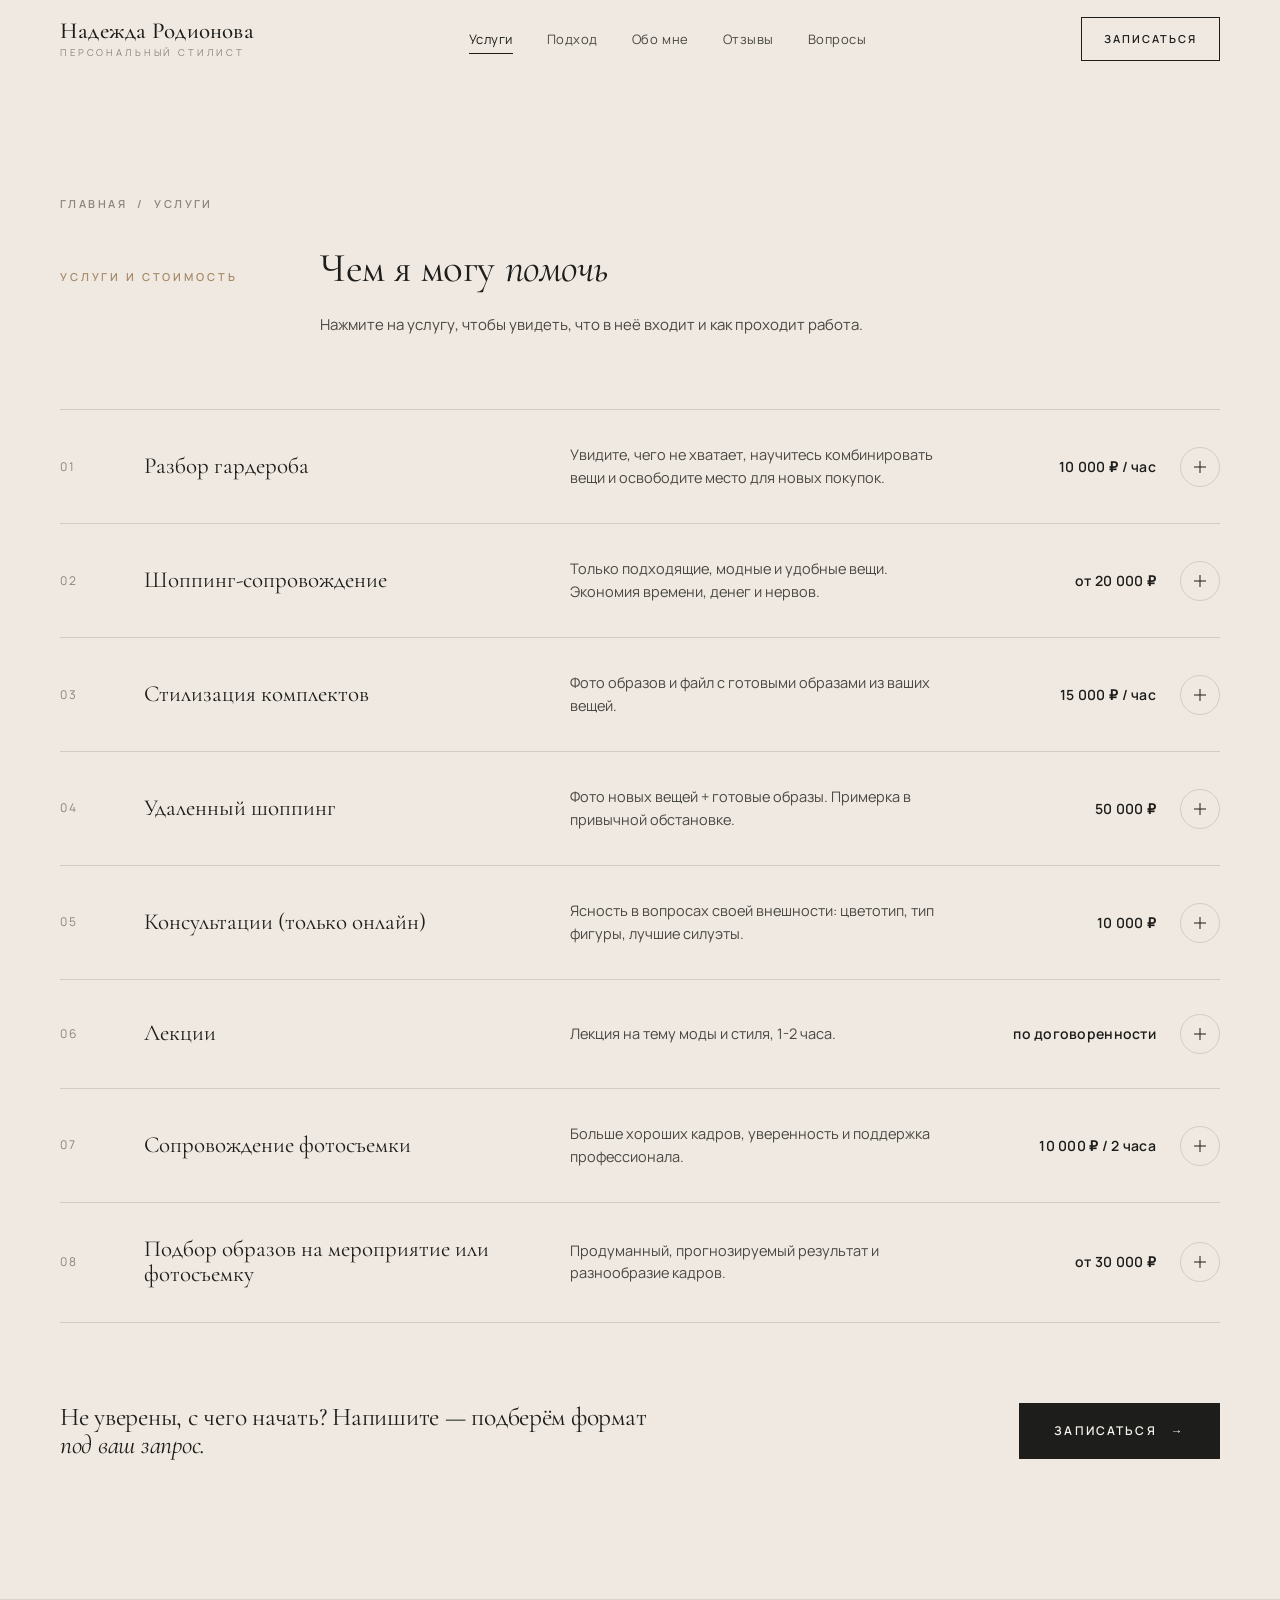
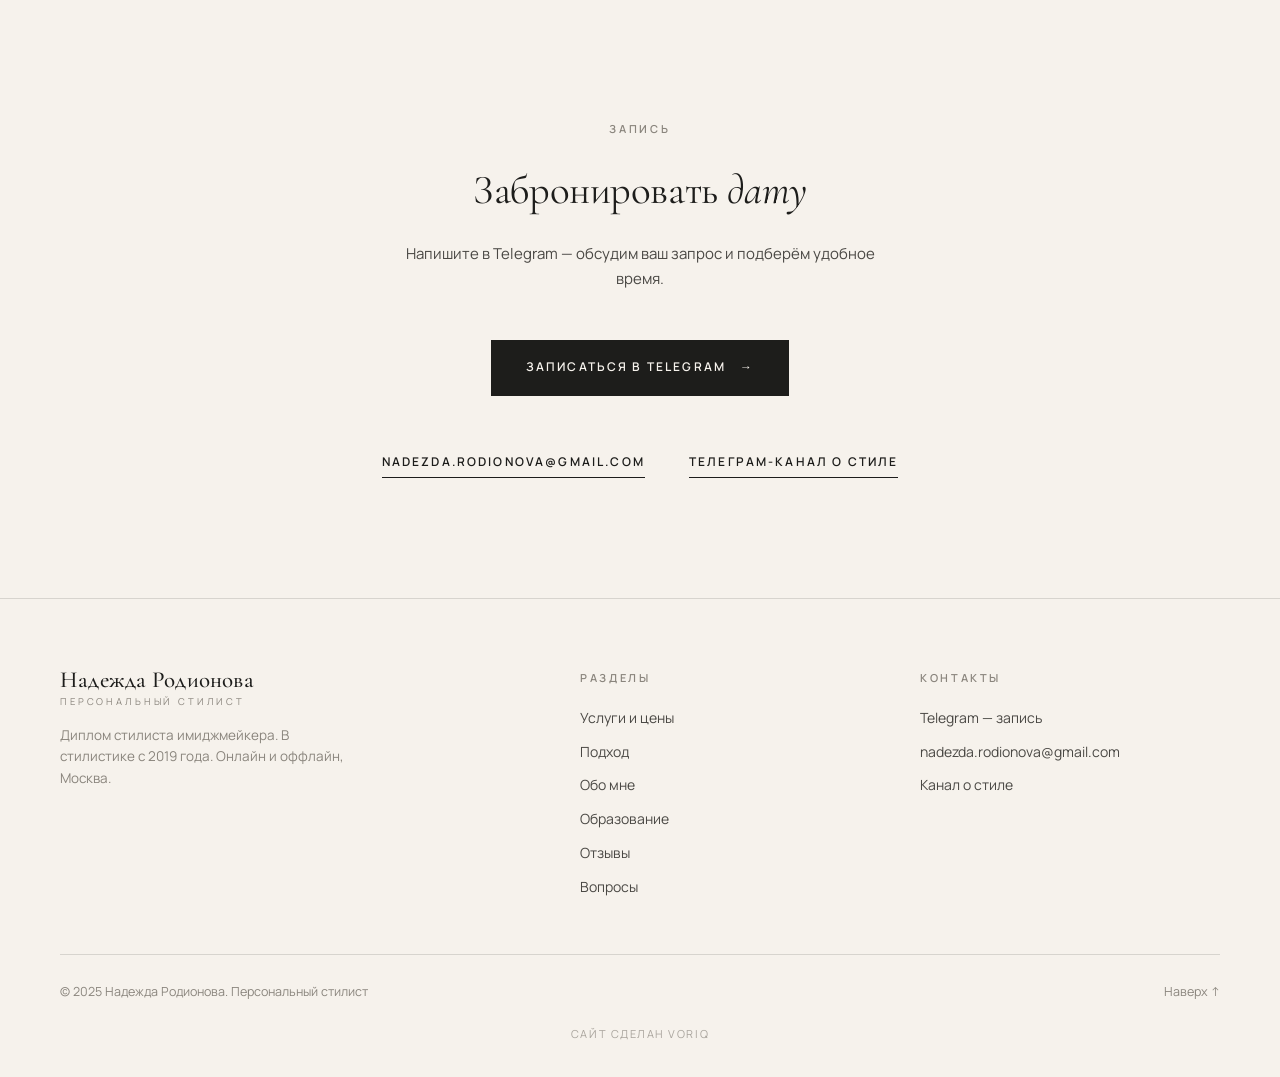
<file: services.html>
<!doctype html>
<html lang="ru">
<head>
<meta charset="utf-8">
<meta name="viewport" content="width=device-width, initial-scale=1">
<link rel="icon" href="data:image/svg+xml,%3Csvg xmlns=%22http://www.w3.org/2000/svg%22 viewBox=%220 0 64 64%22%3E%3Crect width=%2264%22 height=%2264%22 fill=%22%231D1D1B%22/%3E%3Ctext x=%2232%22 y=%2245%22 font-family=%22Georgia,serif%22 font-size=%2238%22 fill=%22%23F6F2EC%22 text-anchor=%22middle%22%3E%D0%9D%3C/text%3E%3C/svg%3E">
<title>Услуги и цены | Надежда Родионова</title>
<meta name="description" content="Надежда Родионова — персональный стилист в Москве с 2019 года. Разбор гардероба, шоппинг-сопровождение, стилизация, удалённый шоппинг, консультации онлайн.">
<meta property="og:title" content="Надежда Родионова — персональный стилист">
<meta property="og:description" content="Моя цель — сделать вас лучшей версией себя.">
<meta property="og:image" content="img/hero-portrait.png">
<meta name="theme-color" content="#F6F2EC">
<link rel="stylesheet" href="fonts/fonts.css">
<script>document.documentElement.classList.add("js");setTimeout(function(){if(!window.__rv)document.documentElement.classList.add("rv-off")},2500)</script>
<style>
:root{
  --bg:#F6F2EC;        /* milk */
  --bg-2:#EFE9E1;      /* cream */
  --sand:#E6DCCF;      /* beige plate */
  --ink:#1D1D1B;       /* graphite black */
  --ink-2:#4A4844;
  --muted:#8A857D;
  --accent:#A88B6A;    /* natural beige accent */
  --line:rgba(29,29,27,.14);
  --serif:'Cormorant Garamond','Times New Roman',serif;
  --sans:'Manrope','Helvetica Neue',Arial,sans-serif;
  --wrap:1240px;
  --ease:cubic-bezier(.22,.8,.24,1);
}
*{box-sizing:border-box;margin:0;padding:0}
html{-webkit-text-size-adjust:100%;scroll-padding-top:80px;scroll-behavior:smooth}
html.lenis,html.lenis body{height:auto}
.lenis.lenis-smooth{scroll-behavior:auto!important}
.lenis.lenis-stopped{overflow:hidden}
body{font-family:var(--sans);font-weight:400;font-size:16px;line-height:1.7;color:var(--ink-2);background:var(--bg);overflow-x:hidden;-webkit-font-smoothing:antialiased}
img{max-width:100%;height:auto;display:block}
a{color:inherit;text-decoration:none}
button{font:inherit;color:inherit}
.wrap{max-width:var(--wrap);margin:0 auto;padding:0 40px}
.serif{font-family:var(--serif);font-weight:400;color:var(--ink);letter-spacing:-.01em;line-height:1.04}
.serif em{font-style:italic}
.label{display:block;font-size:11px;font-weight:600;letter-spacing:.26em;text-transform:uppercase;color:var(--muted)}
.label.n{color:var(--accent)}
.h2{font-size:clamp(40px,5vw,72px)}
.sec{padding:140px 0}
.rule{height:1px;background:var(--line);border:0}
.sec-head{display:grid;grid-template-columns:220px 1fr;gap:40px;margin-bottom:72px;align-items:baseline}
.sec-head p{margin-top:22px;max-width:560px;color:var(--ink-2)}

/* buttons: thin, quiet */
.btn{display:inline-flex;align-items:center;justify-content:center;gap:14px;height:56px;padding:0 34px;background:var(--ink);color:var(--bg);border:1px solid var(--ink);
  font-size:12px;font-weight:600;letter-spacing:.18em;text-transform:uppercase;cursor:pointer;transition:background .4s var(--ease),color .4s var(--ease)}
.btn:hover{background:transparent;color:var(--ink)}
.btn.line{background:transparent;color:var(--ink)}
.btn.line:hover{background:var(--ink);color:var(--bg)}
.btn .ar{display:inline-block;transition:transform .4s var(--ease)}
.btn:hover .ar{transform:translateX(4px)}
.link{display:inline-flex;gap:10px;align-items:center;font-size:12px;font-weight:600;letter-spacing:.18em;text-transform:uppercase;color:var(--ink);
  padding-bottom:6px;background:linear-gradient(var(--ink),var(--ink)) 0 100%/100% 1px no-repeat;transition:background-size .5s var(--ease)}
.link:hover{background-size:0 1px;background-position:100% 100%}

/* ---------- HEADER ---------- */
.hdr{position:fixed;top:0;left:0;right:0;z-index:50;transition:background .5s,border-color .5s;border-bottom:1px solid transparent}
.hdr.scrolled{background:rgba(246,242,236,.92);backdrop-filter:blur(14px);-webkit-backdrop-filter:blur(14px);border-bottom-color:var(--line)}
.hdr .wrap{display:flex;align-items:center;justify-content:space-between;height:78px;gap:30px}
.logo{display:flex;flex-direction:column;line-height:1}
.logo b{font-family:var(--serif);font-weight:500;font-size:23px;color:var(--ink);letter-spacing:.01em}
.logo span{font-size:9.5px;letter-spacing:.3em;text-transform:uppercase;color:var(--muted);margin-top:5px}
.menu{display:flex;gap:34px;font-size:13px;letter-spacing:.04em;color:var(--ink-2)}
.menu a{position:relative;padding:4px 0;transition:color .3s}
.menu a::after{content:"";position:absolute;left:0;right:100%;bottom:0;height:1px;background:var(--ink);transition:right .45s var(--ease)}
.menu a:hover{color:var(--ink)}.menu a:hover::after{right:0}
.hdr .btn{height:44px;padding:0 22px;font-size:11px}
.burger{display:none;width:44px;height:44px;border:0;background:none;cursor:pointer;position:relative}
.burger i{position:absolute;left:10px;right:10px;height:1px;background:var(--ink);transition:transform .4s var(--ease),top .4s var(--ease)}
.burger i:nth-child(1){top:18px}.burger i:nth-child(2){top:26px}
.nav-open .burger i:nth-child(1){top:22px;transform:rotate(45deg)}
.nav-open .burger i:nth-child(2){top:22px;transform:rotate(-45deg)}
.mnav{position:fixed;inset:0;z-index:49;background:var(--bg);padding:110px 24px 40px;display:flex;flex-direction:column;
  opacity:0;visibility:hidden;transition:opacity .45s var(--ease),visibility 0s linear .45s}
.mnav a:not(.btn){font-family:var(--serif);font-size:38px;color:var(--ink);padding:8px 0;border-bottom:1px solid var(--line);
  transform:translateY(10px);opacity:0;transition:transform .5s var(--ease),opacity .5s var(--ease)}
.mnav .btn{margin-top:auto}
.nav-open .mnav{opacity:1;visibility:visible;transition:opacity .45s var(--ease)}
.nav-open .mnav a{transform:none;opacity:1}
.nav-open .mnav a:nth-child(2){transition-delay:.04s}.nav-open .mnav a:nth-child(3){transition-delay:.08s}
.nav-open .mnav a:nth-child(4){transition-delay:.12s}.nav-open .mnav a:nth-child(5){transition-delay:.16s}.nav-open .mnav a:nth-child(6){transition-delay:.2s}

/* ---------- HERO ---------- */
.hero{min-height:100vh;min-height:100svh;padding-top:78px;display:flex}
.hero .wrap{flex:1;display:grid;grid-template-columns:minmax(0,1.1fr) minmax(0,.9fr);gap:60px;width:100%}
.hero-text{align-self:center;padding:50px 0 70px}
.hero .label{margin-bottom:34px}
.hero h1{font-size:clamp(52px,6.2vw,96px);line-height:1;margin-bottom:34px;max-width:12ch}
.hero .val{font-size:17px;line-height:1.75;max-width:430px;color:var(--ink-2);margin-bottom:46px}
.hero-cta{display:flex;align-items:center;gap:34px;flex-wrap:wrap}
.hero-meta{display:flex;gap:56px;margin-top:64px;padding-top:26px;border-top:1px solid var(--line);max-width:560px}
.hero-meta div{font-size:13px;line-height:1.5;color:var(--muted)}
.hero-meta b{display:block;font-family:var(--serif);font-weight:400;font-size:30px;color:var(--ink);margin-bottom:6px;line-height:1}
.hero-photo{position:relative;align-self:end;display:flex;justify-content:center;height:100%;min-height:560px}
.arch{position:absolute;left:8%;right:8%;bottom:0;top:12%;background:var(--sand);border-radius:999px 999px 0 0}
.hero-photo img{position:relative;align-self:flex-end;height:min(84vh,84svh,760px);width:auto;max-width:100%;object-fit:contain;object-position:bottom;filter:grayscale(1) contrast(1.04)}
.hero-photo .cap{position:absolute;right:0;top:16%;writing-mode:vertical-rl;transform:rotate(180deg);font-size:10.5px;letter-spacing:.3em;text-transform:uppercase;color:var(--muted)}

/* ---------- STATEMENT (problem) ---------- */
.statement{padding:150px 0 130px;border-top:1px solid var(--line)}
.statement .serif{font-size:clamp(32px,3.6vw,54px);line-height:1.18;max-width:1020px}
.statement .serif em{color:var(--accent)}
.st-foot{display:grid;grid-template-columns:220px 1fr;gap:40px;margin-top:60px}
.st-foot p{max-width:620px}

/* ---------- SERVICES (editorial list) ---------- */
.services{background:var(--bg-2)}
.srv{border-top:1px solid var(--line)}
.srv:last-of-type{border-bottom:1px solid var(--line)}
.srv summary{list-style:none;cursor:pointer;display:grid;grid-template-columns:60px minmax(0,1.3fr) minmax(0,1.2fr) 190px 40px;gap:24px;align-items:center;padding:34px 0;transition:padding .5s var(--ease)}
.srv summary::-webkit-details-marker{display:none}
.srv .no{font-size:12px;letter-spacing:.14em;color:var(--muted)}
.srv .nm{font-family:var(--serif);font-size:clamp(26px,2.4vw,36px);color:var(--ink);line-height:1.1;transition:transform .5s var(--ease)}
.srv .rs{font-size:14.5px;color:var(--ink-2);line-height:1.55}
.srv .pr{font-size:14px;font-weight:600;color:var(--ink);text-align:right;letter-spacing:.02em}
.srv .tg{justify-self:end;width:40px;height:40px;border:1px solid var(--line);border-radius:50%;position:relative;transition:transform .5s var(--ease),background .4s,border-color .4s}
.srv .tg::before,.srv .tg::after{content:"";position:absolute;left:50%;top:50%;width:12px;height:1px;background:var(--ink);transform:translate(-50%,-50%);transition:background .4s}
.srv .tg::after{transform:translate(-50%,-50%) rotate(90deg)}
.srv summary:hover .nm{transform:translateX(8px)}
.srv summary:hover .tg{border-color:var(--ink)}
.srv[open] .tg{transform:rotate(45deg);background:var(--ink);border-color:var(--ink)}
.srv[open] .tg::before,.srv[open] .tg::after{background:var(--bg)}
.srv-body{overflow:hidden}
.srv-in{padding:6px 0 56px 84px}
.svc-cta{display:flex;align-items:center;justify-content:space-between;gap:30px;margin-top:80px;flex-wrap:wrap}
.svc-cta .serif{font-size:clamp(28px,2.8vw,40px);max-width:620px}

/* service detail typography (shared with former dialogs) */
.cost-h{display:none}
.prices{display:flex;flex-wrap:wrap;gap:0;margin-bottom:40px;border-top:1px solid var(--line);border-bottom:1px solid var(--line)}
.price{display:flex;align-items:baseline;gap:8px;padding:18px 30px 18px 0;margin-right:30px;font-size:14px;line-height:1.5;color:var(--ink-2);max-width:340px}
.price+.price{padding-left:30px;border-left:1px solid var(--line)}
.price img{display:none}
.price em{font-style:normal;font-weight:600;color:var(--ink)}
.note-big{font-family:var(--serif);font-style:italic;color:var(--accent);font-size:24px;margin:-16px 0 32px}
.info{display:grid;grid-template-columns:1fr 1fr;gap:30px 70px}
.info h4{font-size:11px;font-weight:600;letter-spacing:.22em;text-transform:uppercase;color:var(--ink);margin:0 0 14px}
.info h4:not(:first-child){margin-top:30px}
.info ul{list-style:none;display:grid;gap:8px}
.info li{position:relative;padding-left:22px;font-size:15px;line-height:1.6}
.info li::before{content:"";position:absolute;left:0;top:.8em;width:10px;height:1px;background:var(--accent)}
.info p{font-size:15px;line-height:1.6}
.info .remark{grid-column:1/-1;border-left:1px solid var(--accent);padding:4px 0 4px 22px;font-size:14.5px;color:var(--ink-2)}
.actions{margin-top:40px}

/* ---------- PHILOSOPHY (b/w editorial) ---------- */
.philo{background:var(--ink);color:#E9E4DC;padding:140px 0}
.philo-grid{display:grid;grid-template-columns:minmax(0,1fr) minmax(0,1fr);gap:100px;align-items:start}
.philo .label{color:rgba(233,228,220,.5);margin-bottom:28px}
.philo .serif{color:#F6F2EC;font-size:clamp(34px,3.4vw,52px);line-height:1.12}
.philo .serif em{color:#CDB89C}
.principles{list-style:none;margin-top:8px;display:grid;gap:0;counter-reset:p}
.principles li{counter-increment:p;display:grid;grid-template-columns:44px 1fr;padding:18px 0;border-top:1px solid rgba(233,228,220,.16);font-size:15px;line-height:1.6;color:rgba(233,228,220,.86)}
.principles li::before{content:"0" counter(p);font-size:11px;letter-spacing:.16em;color:#CDB89C;padding-top:4px}

/* ---------- ABOUT ---------- */
.about-grid{display:grid;grid-template-columns:minmax(0,.9fr) minmax(0,1.1fr);gap:110px;align-items:center}
.about-photo{position:relative;background:var(--sand);aspect-ratio:4/5;display:flex;align-items:flex-end;justify-content:center;overflow:hidden}
.about-photo img{width:auto;height:88%;max-width:92%;object-fit:contain;object-position:bottom}
.about-photo .cap{position:absolute;left:22px;top:20px;font-size:10.5px;letter-spacing:.3em;text-transform:uppercase;color:var(--ink-2)}
.about-text .serif{margin:22px 0 34px}
.about-text p{font-size:15.5px;margin-top:16px;max-width:560px}
.facts{display:grid;grid-template-columns:repeat(3,1fr);margin-top:46px;border-top:1px solid var(--line)}
.facts div{padding:22px 20px 0 0;font-size:13px;line-height:1.5;color:var(--muted)}
.facts div+div{padding-left:20px;border-left:1px solid var(--line)}
.facts b{display:block;font-family:var(--serif);font-weight:400;font-size:24px;color:var(--ink);margin-bottom:6px;line-height:1.1}
.quote-line{margin-top:40px;font-family:var(--serif);font-style:italic;font-size:24px;line-height:1.35;color:var(--ink);max-width:520px}

/* ---------- EDUCATION (editorial index) ---------- */
.edu{display:grid;grid-template-columns:repeat(4,1fr);gap:26px;max-width:700px}
.edu button{border:0;background:none;padding:0;text-align:left;cursor:zoom-in}
.edu .fr{aspect-ratio:3/4;display:flex;align-items:center;justify-content:center;padding:0;overflow:hidden}
.edu img{width:100%;height:100%;object-fit:contain;transition:transform .9s var(--ease),opacity .6s,filter .6s}
.edu button:hover img{transform:scale(1.04)}
.edu .ec{display:block;margin-top:12px;font-size:10.5px;letter-spacing:.18em;text-transform:uppercase;color:var(--muted);transition:color .4s}
.edu button:hover .ec{color:var(--ink)}
.edu img{opacity:.92;filter:grayscale(.35)}
.edu button:hover img{opacity:1;filter:none}

/* ---------- REVIEWS (Tilda-like infinite slider, quiet) ---------- */
.reviews{background:var(--bg-2);overflow:hidden}
.slider{--sw:250px;--gap:max(28px,calc((100vw - var(--sw))/2 - var(--sw) - 70px));position:relative;margin:0 calc(50% - 50vw)}
.track{display:flex;align-items:center;gap:var(--gap);overflow-x:auto;scroll-snap-type:x mandatory;scroll-behavior:smooth;
  padding:0 calc(50% - var(--sw)/2) 34px;scrollbar-width:none;-webkit-overflow-scrolling:touch;overscroll-behavior-x:contain}
.track::-webkit-scrollbar{display:none}
.track>button{flex:0 0 var(--sw);height:280px;scroll-snap-align:center;border:0;padding:0;background:transparent;overflow:hidden;cursor:pointer;
  opacity:.3;filter:grayscale(1);transform:scale(.93);transition:transform .9s var(--ease),opacity .9s var(--ease),filter .9s var(--ease)}
.track>button.active{opacity:1;filter:none;transform:scale(1);cursor:zoom-in}
.track>button:not(.active):hover{opacity:.55}
.track.jumping>button{transition:none}
.track img{width:100%;height:100%;object-fit:contain}
.nav{position:absolute;left:0;right:0;top:calc(50% - 37px);display:flex;justify-content:center;gap:calc(var(--sw) + 56px);pointer-events:none;z-index:2}
.nav button{pointer-events:auto;width:44px;height:44px;border-radius:50%;border:1px solid var(--line);background:var(--bg);color:var(--ink);cursor:pointer;
  display:grid;place-items:center;transition:background .4s,color .4s,border-color .4s}
.nav button:hover{background:var(--ink);color:var(--bg);border-color:var(--ink)}
.nav svg{width:15px;height:15px}
.dots{display:flex;justify-content:center;align-items:center;gap:12px;font-size:12px;letter-spacing:.14em;color:var(--muted)}
.dots i{width:24px;height:1px;background:var(--line);cursor:pointer;transition:background .4s,width .4s var(--ease)}
.dots i.on{background:var(--ink);width:44px}

/* ---------- BLOG ---------- */
.blog{display:grid;grid-template-columns:220px 1fr auto;gap:40px;align-items:center;padding:70px 0;border-top:1px solid var(--line);border-bottom:1px solid var(--line)}
.blog .serif{font-size:clamp(28px,2.8vw,42px);max-width:680px}
.blog p{margin-top:12px;color:var(--muted);font-size:14px}

/* ---------- FAQ ---------- */
.faq-grid{display:grid;grid-template-columns:minmax(0,.8fr) minmax(0,1.2fr);gap:100px;align-items:start}
.qa{border-top:1px solid var(--line)}
.qa:last-child{border-bottom:1px solid var(--line)}
.qa summary{list-style:none;cursor:pointer;display:flex;justify-content:space-between;align-items:center;gap:24px;padding:28px 0;font-family:var(--serif);font-size:24px;line-height:1.25;color:var(--ink)}
.qa summary::-webkit-details-marker{display:none}
.qa summary i{flex:none;width:14px;height:14px;position:relative;transition:transform .5s var(--ease)}
.qa summary i::before,.qa summary i::after{content:"";position:absolute;left:0;right:0;top:50%;height:1px;background:var(--ink)}
.qa summary i::after{transform:rotate(90deg)}
.qa[open] summary i{transform:rotate(45deg)}
.qa .a{overflow:hidden;padding:0 60px 28px 0;font-size:15.5px}
.qa .a p+p{margin-top:10px}

/* ---------- CONTACT ---------- */
.contact{text-align:center;padding:160px 0}
.contact .label{margin-bottom:30px}
.contact .serif{font-size:clamp(46px,6vw,92px);margin:0 auto;max-width:900px}
.contact p.sub{max-width:480px;margin:28px auto 48px}
.ct-row{display:flex;justify-content:center;gap:16px;flex-wrap:wrap}
.ct-links{display:flex;justify-content:center;gap:44px;margin-top:56px;flex-wrap:wrap}

/* ---------- FOOTER ---------- */
footer{border-top:1px solid var(--line);padding:70px 0 34px;font-size:14px}
.ft-grid{display:grid;grid-template-columns:1.6fr 1fr 1fr;gap:40px;padding-bottom:56px}
footer p{margin-top:18px;max-width:300px;color:var(--muted);font-size:13.5px;line-height:1.6}
footer h4{font-size:11px;letter-spacing:.24em;text-transform:uppercase;color:var(--muted);font-weight:600;margin-bottom:18px}
footer ul{list-style:none;display:grid;gap:10px}
footer ul a{transition:color .3s}footer ul a:hover{color:var(--accent)}
.made-by{margin-top:22px;text-align:center;font-size:11px;letter-spacing:.14em;text-transform:uppercase;color:var(--muted);opacity:.7}
.made-by a{transition:color .3s,opacity .3s}.made-by a:hover{color:var(--ink);opacity:1}
.ft-bot{padding-top:26px;border-top:1px solid var(--line);display:flex;justify-content:space-between;gap:20px;flex-wrap:wrap;color:var(--muted);font-size:12.5px}


/* ---------- TRUST: education + reviews in one block ---------- */
.trust{background:var(--bg-2);overflow:hidden}
.trust-grid{display:grid;grid-template-columns:minmax(0,1fr) minmax(0,1fr);gap:90px;align-items:start}
.trust-col{min-width:0}
.t-h{font-size:clamp(34px,3.2vw,48px);margin:18px 0 44px}
.trust .edu{grid-template-columns:repeat(2,1fr);max-width:none;gap:28px 24px}
.trust .edu .fr{aspect-ratio:4/3;background:var(--bg);padding:12px}
.trust .slider{margin:0;--sw:250px;--gap:24px}
.trust .track{padding:0 calc(50% - var(--sw)/2) 30px;cursor:grab;user-select:none;
  -webkit-mask-image:linear-gradient(90deg,transparent,#000 14%,#000 86%,transparent);mask-image:linear-gradient(90deg,transparent,#000 14%,#000 86%,transparent)}
.trust .track.dragging{cursor:grabbing;scroll-snap-type:none!important;scroll-behavior:auto!important}
.trust .track img{pointer-events:none;-webkit-user-drag:none}
.trust .nav{gap:calc(var(--sw) + 36px)}
.slider:focus-visible{outline:1px solid var(--accent);outline-offset:8px}
.trust .track>button{height:372px}
@media (max-width:900px){
  .trust-grid{grid-template-columns:1fr;gap:80px}
  .trust .slider{margin:0 -24px}
  .trust .track{-webkit-mask-image:none;mask-image:none}
}
@media (max-width:600px){
  .trust .slider{margin:0 -20px;--sw:62vw;--gap:14px}
  .trust .edu{grid-template-columns:repeat(4,1fr);gap:10px}
  .trust .edu .fr{aspect-ratio:3/4;padding:4px}
  .trust .track>button{height:280px}
  .t-h{margin-bottom:30px}
}


/* ---------- QUALIFICATION (main page, text only) ---------- */
.qual{padding-top:40px}
.q-list{list-style:none;border-top:1px solid var(--line);margin-left:260px}
.q-list li{display:grid;grid-template-columns:120px 1fr;gap:30px;padding:26px 0;border-bottom:1px solid var(--line);align-items:baseline}
.q-y{font-size:12px;font-weight:600;letter-spacing:.16em;text-transform:uppercase;color:var(--accent)}
.q-t{font-family:var(--serif);font-size:clamp(22px,2vw,28px);color:var(--ink);line-height:1.2}
.q-t small{display:block;font-family:var(--sans);font-size:13.5px;color:var(--muted);margin-top:8px;line-height:1.5}
.q-cta{display:flex;align-items:center;gap:28px;margin:48px 0 0 260px;flex-wrap:wrap}
.q-note{font-size:12px;letter-spacing:.14em;text-transform:uppercase;color:var(--muted)}
@media (max-width:900px){.q-list,.q-cta{margin-left:0}}
@media (max-width:600px){.q-list li{grid-template-columns:1fr;gap:8px;padding:22px 0}.q-cta .btn{width:100%}.q-cta{justify-content:center}}

/* toast: «почта скопирована» (desktop) */
.toast{position:fixed;left:50%;bottom:32px;z-index:120;transform:translate(-50%,16px);opacity:0;pointer-events:none;
  background:var(--ink);color:var(--bg);padding:14px 22px;font-size:13px;letter-spacing:.02em;line-height:1.4;display:flex;gap:12px;align-items:center;
  transition:opacity .45s var(--ease),transform .45s var(--ease);white-space:nowrap}
.toast.on{opacity:1;transform:translate(-50%,0)}
.toast b{font-weight:600}
.toast i{font-style:normal;color:var(--accent)}

/* mobile sticky booking */
.mbook{position:fixed;left:16px;right:16px;bottom:16px;z-index:40;display:none;transform:translateY(140%);transition:transform .6s var(--ease)}
.mbook.on{transform:none}
.mbook .btn{width:100%}

/* lightbox */
.lb{position:fixed;inset:0;z-index:100;background:rgba(246,242,236,.97);display:flex;align-items:center;justify-content:center;padding:40px;cursor:zoom-out;
  opacity:0;visibility:hidden;transition:opacity .5s var(--ease),visibility 0s linear .5s}
.lb.on{opacity:1;visibility:visible;transition:opacity .5s var(--ease)}
.lb img{max-width:100%;max-height:100%;transform:scale(.96);transition:transform .7s var(--ease)}
.lb.on img{transform:none}

/* reveal */
.rv{opacity:0;transform:translateY(24px);transition:opacity 1.1s var(--ease) var(--d,0s),transform 1.1s var(--ease) var(--d,0s)}
.rv.in{opacity:1;transform:none}
.hero-text>*{animation:rise 1.1s var(--ease) both}
.hero-text>*:nth-child(2){animation-delay:.08s}.hero-text>*:nth-child(3){animation-delay:.16s}
.hero-text>*:nth-child(4){animation-delay:.24s}.hero-text>*:nth-child(5){animation-delay:.32s}
.arch{animation:archIn 1.4s var(--ease) both}
.hero-photo img{animation:rise 1.3s var(--ease) .25s both}
@keyframes rise{from{opacity:0;transform:translateY(22px)}to{opacity:1;transform:none}}
@keyframes archIn{from{opacity:0;transform:scaleY(.9);transform-origin:bottom}to{opacity:1;transform:none}}

/* ---------- RESPONSIVE ---------- */
@media (max-width:1100px){
  .menu{gap:22px}
  .srv summary{grid-template-columns:44px minmax(0,1fr) 150px 40px}
  .srv .rs{display:none}
  .srv-in{padding-left:68px}
  .edu{grid-template-columns:repeat(2,1fr)}
}
@media (max-width:900px){
  .wrap{padding:0 24px}
  .menu,.hdr .btn{display:none}
  .burger{display:block}
  .sec{padding:96px 0}
  .sec-head{grid-template-columns:1fr;gap:16px;margin-bottom:48px}
  .hero{min-height:0}
  .hero .wrap{grid-template-columns:minmax(0,1fr);gap:0}
  .hero-photo{order:1;min-height:0;margin:10px auto 0;width:min(420px,100%)}
  .hero-photo img{height:auto;width:86%}
  .hero-photo .cap{display:none}
  .hero-text{order:2;padding:44px 0 72px}
  .hero .label{margin-bottom:22px}
  .hero-meta{gap:30px;margin-top:56px}
  .statement{padding:100px 0 90px}
  .st-foot{grid-template-columns:1fr;gap:14px;margin-top:40px}
  .philo{padding:90px 0}
  .philo-grid{grid-template-columns:1fr;gap:40px}
  .about-grid{grid-template-columns:1fr;gap:54px}
  .about-photo{max-width:460px}
  .blog{grid-template-columns:1fr;gap:22px;padding:56px 0}
  .faq-grid{grid-template-columns:1fr;gap:36px}
  .info{grid-template-columns:1fr;gap:10px}
  .contact{padding:110px 0}
  .ft-grid{grid-template-columns:1fr 1fr}
  .ft-grid>div:first-child{grid-column:1/-1}
  .mbook{display:block}
  footer{padding-bottom:100px}
}
@media (max-width:600px){
  .wrap{padding:0 20px}
  .hero h1{font-size:clamp(44px,12.4vw,60px)}
  .hero .val{font-size:16px;margin-bottom:36px}
  .hero-cta{flex-direction:column;align-items:stretch;gap:20px}
  .hero-cta .link{align-self:center}
  .hero-meta{gap:18px}
  .hero-meta b{font-size:24px}
  .hero-meta div{font-size:12px}
  .srv summary{grid-template-columns:30px minmax(0,1fr) 34px;gap:12px;padding:26px 0}
  .srv .pr{grid-column:2;grid-row:2;text-align:left;font-size:13px;font-weight:500;color:var(--accent);margin-top:-6px}
  .srv .tg{grid-column:3;grid-row:1/3;width:34px;height:34px}
  .srv .nm{font-size:25px}
  .srv-in{padding:0 0 44px}
  .price{padding:14px 0!important;margin:0!important;border-left:0!important;max-width:none;width:100%}
  .price+.price{border-top:1px solid var(--line)}
  .svc-cta{margin-top:56px}
  .svc-cta .btn{width:100%}
  .facts{grid-template-columns:1fr}
  .facts div{padding:18px 0!important;border-left:0!important;border-bottom:1px solid var(--line)}
  .edu{gap:18px}
  .edu .fr{padding:12px}
  .edu .ec b{font-size:17px}
  .slider{--sw:60vw;--gap:14px}
  .track>button{height:260px}
  .edu{grid-template-columns:repeat(4,1fr);gap:10px}
  .edu .ec{display:none}
  .nav{display:none}
  .qa summary{font-size:21px;padding:24px 0}
  .qa .a{padding-right:0}
  .contact .serif{font-size:clamp(42px,12vw,60px)}
  .ct-row .btn{width:100%}
  .ct-links{gap:22px;flex-direction:column}
  .ft-grid{grid-template-columns:1fr}
}

html:not(.js) .rv,.rv-off .rv{opacity:1!important;transform:none!important;transition:none!important}

/* ONE SIZE for all section headings (Cormorant kept), everything a bit smaller */
:root{--h:clamp(30px,3.2vw,46px)}
body{font-size:15px;line-height:1.7}
.serif{line-height:1.08}
.hero h1{font-size:clamp(42px,4.8vw,70px)}
.hero .val{font-size:15.5px}
.hero-meta b{font-size:24px}
.h2,.t-h,.contact .serif,.philo .serif,.statement .serif,.page-top h1{font-size:var(--h)!important}
.statement .serif{line-height:1.22}
.srv .nm{font-size:clamp(21px,1.8vw,26px)}
.svc-cta .serif,.blog .serif{font-size:clamp(22px,2vw,28px)}
.q-t{font-size:clamp(19px,1.6vw,22px)}
.qa summary{font-size:20px}
.quote-line{font-size:20px}
.facts b{font-size:21px}
.mnav a:not(.btn){font-size:32px}
@media (max-width:600px){:root{--h:30px}.hero h1{font-size:clamp(38px,10.5vw,46px)}.srv .nm{font-size:21px}.qa summary{font-size:18px}}

/* «Подход» in the site colours (light, not dark) */
.philo{background:var(--bg-2)!important;color:var(--ink-2)!important}
.philo .label{color:var(--accent)!important}
.philo .serif{color:var(--ink)!important}
.philo .serif em{color:var(--accent)!important}
.principles li{border-top-color:var(--line)!important;color:var(--ink-2)!important}
.principles li:last-child{border-bottom:1px solid var(--line)}
.principles li::before{color:var(--accent)!important}
.philo .crumb{color:var(--muted)!important}
.crumb-row{margin-bottom:6px}
/* «Обо мне»: text on the left, photo on the right */
@media (min-width:901px){
  .about-grid{grid-template-columns:minmax(0,1.15fr) minmax(0,.85fr)!important;gap:90px!important;align-items:center}
  .about-text{order:1}.about-photo{order:2}
}
.about-photo{max-width:480px;justify-self:end}
#about.page-first{padding-top:150px!important}


/* «Обо мне»: real photo (pink suit), full frame */
.about-photo{background:none!important;aspect-ratio:2/3!important;display:block!important;overflow:hidden}
.about-photo img{width:100%!important;height:100%!important;max-width:none!important;object-fit:cover!important;object-position:50% 20%!important;transition:transform 1.6s var(--ease)}
.about-photo:hover img{transform:scale(1.02)}
/* «Подход»: b/w photo under the heading */
.philo-img{margin:44px 0 0;overflow:hidden;aspect-ratio:3/2}
.philo-img img{width:100%;height:100%;object-fit:cover;object-position:40% 35%;filter:grayscale(1)}
@media (max-width:900px){.philo-img{margin-top:30px}.about-photo{max-width:420px!important;justify-self:start}}

/* 3 diplomas in one row */
.trust .edu{grid-template-columns:repeat(3,1fr)!important}

/* multipage */
.menu a.on{color:var(--ink)}.menu a.on::after{right:0}
.page-first{padding-top:190px!important}
.philo.page-first{padding-top:200px!important}
.crumb{display:inline-flex;gap:10px;font-size:11px;font-weight:600;letter-spacing:.22em;text-transform:uppercase;color:var(--muted);margin-bottom:26px}
.crumb a{transition:color .3s}.crumb a:hover{color:var(--ink)}
.philo .crumb{color:rgba(233,228,220,.5)}
.trust{background:var(--bg)}
.statement{padding:84px 0 96px!important}
.contact{padding:120px 0!important}
.next-pages{display:flex;justify-content:center;gap:34px;flex-wrap:wrap;margin-top:44px}
@media (max-width:900px){.page-first{padding-top:120px!important}.statement{padding:64px 0 72px!important}.contact{padding:90px 0!important}}
@media (max-width:600px){.trust .edu{grid-template-columns:repeat(3,1fr)!important;gap:22px 12px!important}.trust .edu .fr{aspect-ratio:3/4;padding:8px}.edu .ec{display:block!important;font-size:10px}}

/* compatibility: older Safari (macOS ≤ 10.15) has no WebP and no aspect-ratio */
picture{display:contents}
.mnav,.lb{top:0;right:0;bottom:0;left:0}
@supports not (aspect-ratio:1/1){
  .about-photo,.philo-img,.edu .fr,.dipl>button,.philo-photo{aspect-ratio:auto!important;height:auto!important}
  .about-photo img,.philo-img img,.edu img{height:auto!important;position:static!important}
  .hero-photo img{height:auto!important;max-height:84vh}
}
</style>
</head>
<body>

<header class="hdr" id="hdr">
  <div class="wrap">
    <a class="logo" href="index.html" aria-label="На главную"><b>Надежда Родионова</b><span>персональный стилист</span></a>
    <nav class="menu" aria-label="Меню">
      <a href="services.html" class="on" aria-current="page">Услуги</a><a href="approach.html">Подход</a><a href="about.html">Обо мне</a><a href="reviews.html">Отзывы</a><a href="faq.html">Вопросы</a>
    </nav>
    <a class="btn line" href="https://t.me/Nadezhda_my_style" target="_blank" rel="noopener">Записаться</a>
    <button class="burger" id="burger" aria-label="Меню" aria-expanded="false"><i></i><i></i></button>
  </div>
</header>
<nav class="mnav" id="mnav" aria-label="Мобильное меню">
  <a href="services.html">Услуги</a><a href="approach.html">Подход</a><a href="about.html">Обо мне</a><a href="reviews.html">Отзывы</a><a href="faq.html">Вопросы</a>
  <a class="btn" href="https://t.me/Nadezhda_my_style" target="_blank" rel="noopener">Записаться на консультацию</a>
</nav>

<main>
<section class="sec services page-first" id="services">
  <div class="wrap crumb-row"><div class="crumb"><a href="index.html">Главная</a><span>/</span><span>Услуги</span></div></div>
  <div class="wrap">
    <div class="sec-head rv">
      <span class="label n">Услуги и стоимость</span>
      <div>
        <h2 class="serif h2">Чем я могу <em>помочь</em></h2>
        <p>Нажмите на услугу, чтобы увидеть, что в неё входит и как проходит работа.</p>
      </div>
    </div>
    <details class="srv" id="srv-1">
      <summary><span class="no">01</span><span class="nm">Разбор гардероба</span><span class="rs">Увидите, чего не хватает, научитесь комбинировать вещи и освободите место для новых покупок.</span><span class="pr">10 000 ₽ / час</span><span class="tg" aria-hidden="true"></span></summary>
      <div class="srv-body"><div class="srv-in">
        <div class="cost-h">Стоимость:</div>
        <div class="prices">
        <div class="price"><span>Оффлайн:<br><em>10 000 / час</em></span></div>
        <div class="price"><span>Онлайн:<br><em>+50% к стоимости</em></span></div>
        <div class="price"><span>Предоплата <em>10 000</em><br>(не возвращается при отмене &lt; 5 часов)</span></div>
        <div class="price"><span>Доплата за второго человека</span></div>
        </div>
        <div class="info">
        <div>
        <h4>Разбор гардероба</h4>
        <ul><li>Заполнение анкеты + созвон (30 мин).</li><li>Анализ вещей (состояние, актуальность, сочетаемость).</li><li>Распределение на группы: оставить/убрать/подумать.</li><li>Создание 2-3 образов для каждого случая (если возможно).</li><li>Фото комплектов.</li></ul>
        <h4>Шоппинг-сопровождение</h4>
        <ul><li>Поиск недостающих вещей по списку.</li></ul>
        <h4>Стилизация гардероба</h4>
        <ul><li>Составление готовых образов.</li></ul>
        <h4>Важно</h4>
        <ul><li>Разбор — не критика, а поиск «врагов» гардероба.</li><li>Это первый шаг к удобному и стильному гардеробу.</li><li>Процесс требует времени: идеальные вещи ищутся постепенно.</li></ul>
        </div>
        <div>
        <h4>Подготовка к разбору</h4>
        <ul><li>Ваше присутствие обязательно (если не постоянный клиент).</li><li>Все вещи должны быть доступны (одежда, обувь, аксессуары).</li><li>Зеркало в полный рост, удобная одежда для примерок.</li><li>Время: 2-6 часов (перерыв по необходимости).</li><li>Разбор гардеробной &gt;6 м² может занять несколько дней.</li></ul>
        <h4>После разбора вы:</h4>
        <ul><li>Увидите, чего не хватает.</li><li>Научитесь комбинировать вещи.</li><li>Освободите место для новых покупок.</li></ul>
        </div>
        </div>
        <div class="actions"><a class="btn" href="https://t.me/Nadezhda_my_style" target="_blank" rel="noopener">Записаться <span class="ar">→</span></a></div>
      </div></div>
    </details>
    <details class="srv" id="srv-2">
      <summary><span class="no">02</span><span class="nm">Шоппинг-сопровождение</span><span class="rs">Только подходящие, модные и удобные вещи. Экономия времени, денег и нервов.</span><span class="pr">от 20 000 ₽</span><span class="tg" aria-hidden="true"></span></summary>
      <div class="srv-body"><div class="srv-in">
        <div class="cost-h">Стоимость:</div>
        <div class="prices">
        <div class="price"><span>После разбора:<br><em>20 000</em></span></div>
        <div class="price"><span>Без разбора:<br><em>30 000</em></span></div>
        <div class="price"><span>Предоплата <em>10 000</em><br>(не возвращается при отмене &lt; 5 часов)</span></div>
        </div>
        <div class="info">
        <div>
        <h4>Что входит:</h4>
        <p><strong>После разбора гардероба:</strong></p>
        <ul><li>Готовый шоппинг-лист.</li><li>4 часа шоппинга в Москве.</li></ul>
        <p style="margin-top:10px"><strong>Без разбора:</strong></p>
        <ul><li>Анкета, анализ фигуры, цели, бюджет.</li><li>4 часа шоппинга в Москве.</li></ul>
        <h4>Условия:</h4>
        <ul><li>Предоплата <strong>10 тыс. руб.</strong> (не возвращается при отмене &lt;5 часов).</li><li>При шоппинге без разбора предоплата вносится после определения задач.</li></ul>
        </div>
        <div>
        <h4>Как проходит:</h4>
        <ul><li>Подбор вещей по списку.</li><li>Оптимальный маршрут по ТЦ.</li><li>Предварительный прешоппинг (по возможности).</li><li>Помощь в примерке, консультации по стилю.</li></ul>
        <h4>Результат:</h4>
        <ul><li>Экономия времени, денег и нервов.</li><li>Только подходящие, модные и удобные вещи.</li><li>Уверенность в выборе и новых образах.</li></ul>
        </div>
        </div>
        <div class="actions"><a class="btn" href="https://t.me/Nadezhda_my_style" target="_blank" rel="noopener">Записаться <span class="ar">→</span></a></div>
      </div></div>
    </details>
    <details class="srv" id="srv-3">
      <summary><span class="no">03</span><span class="nm">Стилизация комплектов</span><span class="rs">Фото образов и файл с готовыми образами из ваших вещей.</span><span class="pr">15 000 ₽ / час</span><span class="tg" aria-hidden="true"></span></summary>
      <div class="srv-body"><div class="srv-in">
        <div class="cost-h">Стоимость:</div>
        <div class="prices">
        <div class="price"><span><em>15 000 / час</em></span></div>
        </div>
        <div class="info">
        <div>
        <h4>Что входит:</h4>
        <ul><li>Предварительный созвон</li><li>Определение целей, задач, объема работы</li><li>Составление шоппинг листа по необходимости</li><li>Фото образов</li><li>Файл или ссылка на готовые образы</li></ul>
        </div>
        <div>
        <h4>Как проходит:</h4>
        <ul><li>Вы предоставляете доступ к вещам которые необходимо застилизовать</li><li>Меряете готовые комплекты</li><li>Я фотографирую</li><li>Без примерки подбор образов не проводится</li></ul>
        <p style="margin-top:10px;color:var(--muted)">(Стилизация без примерки ведет к образу, с неконтролируемым визуалом)</p>
        </div>
        </div>
        <div class="actions"><a class="btn" href="https://t.me/Nadezhda_my_style" target="_blank" rel="noopener">Записаться <span class="ar">→</span></a></div>
      </div></div>
    </details>
    <details class="srv" id="srv-4">
      <summary><span class="no">04</span><span class="nm">Удаленный шоппинг</span><span class="rs">Фото новых вещей + готовые образы. Примерка в привычной обстановке.</span><span class="pr">50 000 ₽</span><span class="tg" aria-hidden="true"></span></summary>
      <div class="srv-body"><div class="srv-in">
        <div class="cost-h">Стоимость:</div>
        <div class="prices">
        <div class="price"><span><em>50 000</em></span></div>
        </div>
        <div class="info">
        <div>
        <h4>Что входит:</h4>
        <ul><li>Анкетирование</li><li>Определение целей, задач и бюджета</li><li>Анализ ваших внешних данных (если работать начинаем первый раз)</li><li>Составление списка</li><li>Подбор вещей</li><li>Составление файла с картинками и сметой</li><li>Согласование файла</li><li>Закупка вещей</li><li>День примерки</li></ul>
        <h4>Что вы получаете:</h4>
        <ul><li>Экономия времени</li><li>Экономия денег на лишние траты</li><li>Примерка в привычной обстановке</li><li>Минимальный контакт с людьми</li><li>Отсутствие суеты</li><li>Классные вещи</li><li>Файл с готовыми образами</li><li>Возможность примерить новые вещи с уже имеющимися</li></ul>
        </div>
        <div>
        <h4>Как проходит:</h4>
        <ul><li><strong>Анализ</strong> – изучаю ваш запрос, бюджет и подбираю вещи.</li><li><strong>Согласование</strong> – утверждаем список, вы оплачиваете.</li><li><strong>Заказ</strong> – покупаю вещи (ко мне или вам).</li></ul>
        <h4>Примерка (до 2 часов):</h4>
        <ul><li>Меряем, составляем образы, фотографируем.</li><li>Возвращаем неподошедшее (чеки – вам).</li><li>Докупаем/меняем размер при необходимости.</li></ul>
        <h4>Итог:</h4>
        <ul><li>Фото новых вещей + готовые образы.</li><li>Рекомендации по сочетанию с вашим гардеробом.</li></ul>
        </div>
        <p class="remark">Если на примерке у вас появилась необходимость в дополнительном времени для стилизации новых вещей со своими имеющимися вещами - оплачивается по прайсу стилизация комплектов.</p>
        </div>
        <div class="actions"><a class="btn" href="https://t.me/Nadezhda_my_style" target="_blank" rel="noopener">Записаться <span class="ar">→</span></a></div>
      </div></div>
    </details>
    <details class="srv" id="srv-5">
      <summary><span class="no">05</span><span class="nm">Консультации (только онлайн)</span><span class="rs">Ясность в вопросах своей внешности: цветотип, тип фигуры, лучшие силуэты.</span><span class="pr">10 000 ₽</span><span class="tg" aria-hidden="true"></span></summary>
      <div class="srv-body"><div class="srv-in">
        <div class="cost-h">Стоимость:</div>
        <div class="prices">
        <div class="price"><span>Онлайн: <em>10 000</em></span></div>
        <div class="price"><span>Предоплата <em>100 %</em></span></div>
        </div>
        <div class="info">
        <div>
        <h4>Что входит в Консультацию:</h4>
        <ul><li>Анкетирование</li><li>Предварительное снятие запроса, какие цели и задачи</li><li>Анализ ваших внешних данных</li><li>Консультация</li></ul>
        <h4>Что можете узнать на консультации:</h4>
        <ul><li>Свой цветотип</li><li>Тип фигуры</li><li>Свои лучшие длины, силуэты фактуры, крой одежды</li><li>Как невербальной коммуникацией выразить свой запрос</li><li>С чего начать разбор гардероба самостоятельно</li><li>Какие тренды сейчас актуальны</li><li>Купить эту вещь или нет</li><li>Болевые точки - что хотели изменить, но не понимаете как</li><li>Какие аксессуары вам подходят</li><li>Какая сумка для вас базовая</li></ul>
        </div>
        <div>
        <h4>Как проходит:</h4>
        <ul><li>Онлайн</li><li>По времени консультация длится 1,5 - 2 часа</li><li>Стоимость 10 тыс. рублей</li><li>Предоплата 100 %</li></ul>
        <h4>Что получите:</h4>
        <ul><li>Ясность в вопросах своей внешности</li><li>Лучшие силуэты и фасоны для вашей фигуры</li><li>Что покупать, чего избегать</li><li>Какие аксессуары усилят ваш стиль</li><li>Легкость и уверенность от новых знаний</li><li>Ответы на свои вопросы</li><li>Полезный контакт эксперта в свою телефонную книжку</li></ul>
        </div>
        </div>
        <div class="actions"><a class="btn" href="https://t.me/Nadezhda_my_style" target="_blank" rel="noopener">Записаться <span class="ar">→</span></a></div>
      </div></div>
    </details>
    <details class="srv" id="srv-6">
      <summary><span class="no">06</span><span class="nm">Лекции</span><span class="rs">Лекция на тему моды и стиля, 1-2 часа.</span><span class="pr">по договоренности</span><span class="tg" aria-hidden="true"></span></summary>
      <div class="srv-body"><div class="srv-in">
        <div class="cost-h">Стоимость:</div>
        <div class="prices">
        <div class="price"><span><em>По договоренности</em></span></div>
        </div>
        <div class="info">
        <div>
        <ul><li>Проведу лекцию на тему моды и стиля</li><li>Продолжительность 1-2 часа</li><li>Стоимость по договоренности</li></ul>
        </div>
        </div>
        <div class="actions"><a class="btn" href="https://t.me/Nadezhda_my_style" target="_blank" rel="noopener">Записаться <span class="ar">→</span></a></div>
      </div></div>
    </details>
    <details class="srv" id="srv-7">
      <summary><span class="no">07</span><span class="nm">Сопровождение фотосъемки</span><span class="rs">Больше хороших кадров, уверенность и поддержка профессионала.</span><span class="pr">10 000 ₽ / 2 часа</span><span class="tg" aria-hidden="true"></span></summary>
      <div class="srv-body"><div class="srv-in">
        <div class="cost-h">Стоимость:</div>
        <div class="prices">
        <div class="price"><span><em>10 000 / 2 часа</em></span></div>
        </div>
        <div class="note-big">(только если образы подобраны мной)</div>
        <div class="info">
        <div>
        <h4>Что входит:</h4>
        <ul><li>Нахождение с вами на фотосъемке,</li><li>Отслеживание композиции кадра</li><li>Контроль за положением аксессуаров, прически, одежды</li><li>Помощь в компоновке образов</li><li>Отпаривание вещей по необходимости</li></ul>
        </div>
        <div>
        <h4>Что получаете:</h4>
        <ul><li>Больше хороших кадров</li><li>Уверенность</li><li>Поддержку профессионала</li></ul>
        </div>
        </div>
        <div class="actions"><a class="btn" href="https://t.me/Nadezhda_my_style" target="_blank" rel="noopener">Записаться <span class="ar">→</span></a></div>
      </div></div>
    </details>
    <details class="srv" id="srv-8">
      <summary><span class="no">08</span><span class="nm">Подбор образов на мероприятие или фотосъемку</span><span class="rs">Продуманный, прогнозируемый результат и разнообразие кадров.</span><span class="pr">от 30 000 ₽</span><span class="tg" aria-hidden="true"></span></summary>
      <div class="srv-body"><div class="srv-in">
        <div class="cost-h">Стоимость:</div>
        <div class="prices">
        <div class="price"><span><em>от 30 000</em></span></div>
        </div>
        <div class="info">
        <div>
        <h4>Что входит:</h4>
        <ul><li>Анкетирование</li><li>Выявление целей и задач</li><li>Анализ локации съемки</li><li>Подбор образа (закупка новых вещей или составление комплектов из вашего гардероба)</li><li>Составление Мудборда с рекомендуемыми позами и комплектами (для фотосессии)</li></ul>
        </div>
        <div>
        <h4>Что получаете:</h4>
        <ul><li>Экономия времени</li><li>Экономия нервов</li><li>Продуманный, прогнозируемый результат</li><li>Разнообразие кадров</li></ul>
        </div>
        <p class="remark">Стоимость от 30 тыс. руб. ( 2-5 образов ) - в зависимости от количества комплектов и уникальности запрашиваемой стилистики.</p>
        </div>
        <div class="actions"><a class="btn" href="https://t.me/Nadezhda_my_style" target="_blank" rel="noopener">Записаться <span class="ar">→</span></a></div>
      </div></div>
    </details>
    <div class="svc-cta rv">
      <p class="serif">Не уверены, с чего начать? Напишите — подберём формат <em>под ваш запрос.</em></p>
      <a class="btn" href="https://t.me/Nadezhda_my_style" target="_blank" rel="noopener">Записаться <span class="ar">→</span></a>
    </div>
  </div>
</section>

<section class="contact" id="contact" style="border-top:1px solid var(--line)">
  <div class="wrap">
    <span class="label rv">Запись</span>
    <h2 class="serif rv">Забронировать <em>дату</em></h2>
    <p class="sub rv">Напишите в Telegram — обсудим ваш запрос и подберём удобное время.</p>
    <div class="ct-row rv">
      <a class="btn" href="https://t.me/Nadezhda_my_style" target="_blank" rel="noopener">Записаться в Telegram <span class="ar">→</span></a>
    </div>
    <div class="ct-links rv">
      <a class="link" href="mailto:nadezda.rodionova@gmail.com">nadezda.rodionova@gmail.com</a>
      <a class="link" href="https://t.me/yourwindofchange" target="_blank" rel="noopener">Телеграм-канал о стиле</a>
    </div>
  </div>
</section>
</main>

<footer>
  <div class="wrap">
    <div class="ft-grid">
      <div><a class="logo" href="index.html"><b>Надежда Родионова</b><span>персональный стилист</span></a><p>Диплом стилиста имиджмейкера. В стилистике с 2019 года. Онлайн и оффлайн, Москва.</p></div>
      <div><h4>Разделы</h4><ul><li><a href="services.html">Услуги и цены</a></li><li><a href="approach.html">Подход</a></li><li><a href="about.html">Обо мне</a></li><li><a href="about.html#education">Образование</a></li><li><a href="reviews.html">Отзывы</a></li><li><a href="faq.html">Вопросы</a></li></ul></div>
      <div><h4>Контакты</h4><ul><li><a href="https://t.me/Nadezhda_my_style" target="_blank" rel="noopener">Telegram — запись</a></li><li><a href="mailto:nadezda.rodionova@gmail.com">nadezda.rodionova@gmail.com</a></li><li><a href="https://t.me/yourwindofchange" target="_blank" rel="noopener">Канал о стиле</a></li></ul></div>
    </div>
    <div class="ft-bot"><span>© 2025 Надежда Родионова. Персональный стилист</span><a href="index.html">Наверх ↑</a></div>
    <div class="made-by"><a href="https://voriq.ru/" target="_blank" rel="noopener">Сайт сделан Voriq</a></div>
  </div>
</footer>

<div class="mbook" id="mbook"><a class="btn" href="https://t.me/Nadezhda_my_style" target="_blank" rel="noopener">Записаться на консультацию</a></div>
<div class="lb" id="lb" role="dialog" aria-label="Просмотр изображения"><img alt=""></div>

<script src="js/lenis.min.js"></script>
<script>
// smooth wheel scrolling (responsive, not sluggish)
let lenis=null;
if(window.Lenis){
  lenis=new Lenis({lerp:0.16,smoothWheel:true,wheelMultiplier:1.15});
  const raf=t=>{lenis.raf(t);requestAnimationFrame(raf)};requestAnimationFrame(raf);
}
const lockScroll=on=>{if(lenis)on?lenis.stop():lenis.start();};
document.addEventListener('click',e=>{
  const a=e.target.closest('a[href^="#"]'); if(!a)return;
  const id=a.getAttribute('href'); const t=id==='#top'||id==='#'?document.body:document.querySelector(id); if(!t)return;
  e.preventDefault(); document.body.classList.remove('nav-open'); if(lenis)lenis.start();
  if(lenis) lenis.scrollTo(t===document.body?0:t,{offset:t===document.body?0:-78,duration:1.4,easing:x=>1-Math.pow(1-x,4)});
  else (t===document.body?window.scrollTo({top:0,behavior:'smooth'}):t.scrollIntoView({behavior:'smooth'}));
  history.replaceState(null,'',id==='#top'?location.pathname:id);
});

// header + mobile menu + sticky booking
const hdr=document.getElementById('hdr'), mbook=document.getElementById('mbook'), hero=document.getElementById('top')||document.body;
const onY=()=>{const y=scrollY;hdr.classList.toggle('scrolled',y>20);mbook.classList.toggle('on',y>hero.offsetHeight*.8&&y<document.body.scrollHeight-innerHeight*1.6);};
addEventListener('scroll',onY,{passive:true});onY();
const burger=document.getElementById('burger');
const setNav=o=>{document.body.classList.toggle('nav-open',o);burger.setAttribute('aria-expanded',o);lockScroll(o);};
burger.addEventListener('click',()=>setNav(!document.body.classList.contains('nav-open')));
document.querySelectorAll('#mnav a').forEach(a=>a.addEventListener('click',()=>setNav(false)));

// lightbox
const lb=document.getElementById('lb'),lbi=lb.querySelector('img');
const openLb=src=>{lbi.src=src;lb.classList.add('on');lockScroll(true);};
const closeLb=()=>{if(!lb.classList.contains('on'))return;lb.classList.remove('on');lockScroll(false);};
lb.addEventListener('click',closeLb);
addEventListener('keydown',e=>{if(e.key==='Escape'){closeLb();setNav(false);}});
document.querySelectorAll('.edu [data-lb]').forEach(b=>b.addEventListener('click',()=>openLb(b.dataset.lb)));

// accordions (services + FAQ): smooth height, one open per group
const animDet=(d,open)=>{
  const body=d.querySelector('.srv-body,.a');
  if(open){d.open=true;const h=body.scrollHeight;body.animate([{height:'0px',opacity:0},{height:h+'px',opacity:1}],{duration:560,easing:'cubic-bezier(.22,.8,.24,1)'});}
  else{const h=body.scrollHeight;const an=body.animate([{height:h+'px',opacity:1},{height:'0px',opacity:0}],{duration:380,easing:'ease'});an.onfinish=()=>{d.open=false;};}
};
['.srv','.qa'].forEach(sel=>{
  const group=[...document.querySelectorAll(sel)];
  group.forEach(d=>d.querySelector('summary').addEventListener('click',e=>{
    e.preventDefault();
    if(d.open){animDet(d,false);return;}
    group.forEach(o=>{if(o!==d&&o.open)animDet(o,false);});
    animDet(d,true);
    if(sel==='.srv'&&lenis)setTimeout(()=>lenis.scrollTo(d,{offset:-90,duration:1}),120);
  }));
});

// reviews: infinite centred slider (neighbours faded)
const ARROW='<svg viewBox="0 0 24 24" fill="none" stroke="currentColor" stroke-width="1.5" stroke-linecap="round" stroke-linejoin="round"><path d="M15 5l-7 7 7 7"/></svg>';
document.querySelectorAll('.track').forEach(tr=>{
  const nav=document.querySelector('.nav[data-for="'+tr.id+'"]'), dots=document.querySelector('.dots[data-for="'+tr.id+'"]');
  const orig=[...tr.children], N=orig.length;
  const mk=el=>{const c=el.cloneNode(true);c.setAttribute('aria-hidden','true');c.tabIndex=-1;return c;};
  orig.slice().reverse().forEach(el=>tr.prepend(mk(el))); orig.forEach(el=>tr.append(mk(el)));
  const all=[...tr.children];
  nav.innerHTML='<button aria-label="Назад">'+ARROW+'</button><button aria-label="Вперёд" style="transform:scaleX(-1)">'+ARROW+'</button>';
  dots.innerHTML=orig.map((_,i)=>'<i role="button" aria-label="Отзыв '+(i+1)+'"></i>').join('');
  const [prev,next]=nav.children; let cur=-1, endT=0, target=null, targetT=0;
  const leftOf=i=>all[i].offsetLeft-(tr.clientWidth-all[i].offsetWidth)/2;
  const go=i=>{i=Math.max(0,Math.min(all.length-1,i));target=i;targetT=Date.now();tr.scrollTo({left:leftOf(i),behavior:'smooth'});};
  const nearest=()=>{const c=tr.scrollLeft+tr.clientWidth/2;let b=0,bd=1e9;all.forEach((it,i)=>{const d=Math.abs(it.offsetLeft+it.offsetWidth/2-c);if(d<bd){bd=d;b=i;}});return b;};
  const base=()=>(target!==null&&Date.now()-targetT<900)?target:nearest();
  const setActive=i=>{cur=i;all.forEach((it,k)=>it.classList.toggle('active',k===i));[...dots.children].forEach((d,k)=>d.classList.toggle('on',k===i%N));};
  const jump=i=>{tr.classList.add('jumping');tr.style.scrollBehavior='auto';tr.style.scrollSnapType='none';tr.scrollLeft=leftOf(i);setActive(i);
    setTimeout(()=>{tr.style.scrollBehavior='';tr.style.scrollSnapType='';tr.classList.remove('jumping');},50);};
  const settle=()=>{target=null;const i=nearest();if(i<N||i>=2*N)jump(i%N+N);else if(i!==cur)setActive(i);};
  const onScroll=()=>{const i=nearest();if(i!==cur)setActive(i);clearTimeout(endT);endT=setTimeout(settle,160);};
  prev.onclick=()=>go(base()-1); next.onclick=()=>go(base()+1);
  [...dots.children].forEach((d,i)=>d.onclick=()=>{const b=base();go(b-(b%N)+i);});
  all.forEach((it,i)=>it.addEventListener('click',()=>{i===nearest()?openLb(it.dataset.lb):go(i);}));
  tr.addEventListener('scroll',onScroll,{passive:true});
  addEventListener('resize',()=>jump(cur%N+N));
  // desktop comfort: drag with the mouse, ← → keys, horizontal trackpad swipe works natively
  let dx=0,startX=0,startL=0,startI=0,down=false,moved=false;
  tr.addEventListener('pointerdown',e=>{if(e.pointerType!=='mouse'||e.button!==0)return;down=true;moved=false;startX=e.clientX;startL=tr.scrollLeft;startI=nearest();dx=0;});
  addEventListener('pointermove',e=>{if(!down)return;dx=e.clientX-startX;if(Math.abs(dx)>4&&!moved){moved=true;tr.classList.add('dragging');}if(moved)tr.scrollLeft=startL-dx;});
  addEventListener('pointerup',()=>{if(!down)return;down=false;if(!moved)return;tr.classList.remove('dragging');
    const i=nearest(), step=Math.abs(dx)>40&&i===startI?(dx<0?1:-1):0; go(i+step);});
  tr.addEventListener('click',e=>{if(moved){e.stopPropagation();e.preventDefault();moved=false;}},true);
  const sl=tr.closest('.slider'); sl.tabIndex=0; sl.setAttribute('aria-label','Отзывы: листайте стрелками ← →');
  sl.addEventListener('keydown',e=>{if(e.key==='ArrowRight'){e.preventDefault();go(base()+1);}else if(e.key==='ArrowLeft'){e.preventDefault();go(base()-1);}});
  sl.addEventListener('mouseenter',()=>{if(document.activeElement===document.body)sl.focus({preventScroll:true});});
  jump(N);
});

// e-mail: on a computer copy the address + show a note; on a phone open the mail app (default mailto)
const isTouch=matchMedia('(hover: none) and (pointer: coarse)').matches;
let toastEl=null,toastT=0;
const toast=html=>{if(!toastEl){toastEl=document.createElement('div');toastEl.className='toast';toastEl.setAttribute('role','status');document.body.appendChild(toastEl);}
  toastEl.innerHTML=html;toastEl.classList.add('on');clearTimeout(toastT);toastT=setTimeout(()=>toastEl.classList.remove('on'),2600);};
const execCopy=t=>{const ta=document.createElement('textarea');ta.value=t;ta.setAttribute('readonly','');ta.style.cssText='position:fixed;top:0;opacity:0';
  document.body.appendChild(ta);ta.select();let ok=false;try{ok=document.execCommand('copy');}catch(e){}ta.remove();return ok;};
const copyText=t=>(navigator.clipboard&&window.isSecureContext?navigator.clipboard.writeText(t):Promise.reject())
  .catch(()=>{if(!execCopy(t))throw new Error('copy blocked');});
document.querySelectorAll('a[href^="mailto:"]').forEach(a=>a.addEventListener('click',e=>{
  if(isTouch)return;                       // phone/tablet → mail app
  e.preventDefault();
  const mail=a.getAttribute('href').slice(7).split('?')[0];
  copyText(mail).then(()=>toast('<i>✓</i><span>Почта скопирована: <b>'+mail+'</b></span>'))
               .catch(()=>toast('<span>Почта: <b style="user-select:all">'+mail+'</b></span>'));
}));

// reveal on scroll (staggered groups)
window.__rv=1;
document.querySelectorAll('.principles,.facts,.edu').forEach(g=>[...g.children].forEach((c,i)=>{c.classList.add('rv');c.style.setProperty('--d',(i*0.08)+'s');}));
const revealTargets=[...document.querySelectorAll('.rv')];
if('IntersectionObserver' in window){
  const io=new IntersectionObserver(es=>es.forEach(e=>{if(e.isIntersecting){const t=e.target;t.classList.add('in');io.unobserve(t);
    if(t.classList.contains('rv'))setTimeout(()=>{t.classList.remove('rv','in');t.style.removeProperty('--d');},1400+parseFloat(t.style.getPropertyValue('--d')||0)*1000);}}),{threshold:.12,rootMargin:'0px 0px -40px 0px'});
  revealTargets.forEach(el=>io.observe(el));
}else revealTargets.forEach(el=>el.classList.add('in'));
</script>
</body>
</html>
</file>
<file: fonts/fonts.css>
@font-face {
  font-family: 'Cormorant Garamond';
  font-style: italic;
  font-weight: 400;
  font-display: swap;
  src: url(CormorantGaramond-cyrillic-034e3f.woff2) format('woff2');
  unicode-range: U+0301, U+0400-045F, U+0490-0491, U+04B0-04B1, U+2116;
}
@font-face {
  font-family: 'Cormorant Garamond';
  font-style: italic;
  font-weight: 400;
  font-display: swap;
  src: url(CormorantGaramond-latin-25e309.woff2) format('woff2');
  unicode-range: U+0000-00FF, U+0131, U+0152-0153, U+02BB-02BC, U+02C6, U+02DA, U+02DC, U+0304, U+0308, U+0329, U+2000-206F, U+20AC, U+2122, U+2191, U+2193, U+2212, U+2215, U+FEFF, U+FFFD;
}
@font-face {
  font-family: 'Cormorant Garamond';
  font-style: italic;
  font-weight: 500;
  font-display: swap;
  src: url(CormorantGaramond-cyrillic-034e3f.woff2) format('woff2');
  unicode-range: U+0301, U+0400-045F, U+0490-0491, U+04B0-04B1, U+2116;
}
@font-face {
  font-family: 'Cormorant Garamond';
  font-style: italic;
  font-weight: 500;
  font-display: swap;
  src: url(CormorantGaramond-latin-25e309.woff2) format('woff2');
  unicode-range: U+0000-00FF, U+0131, U+0152-0153, U+02BB-02BC, U+02C6, U+02DA, U+02DC, U+0304, U+0308, U+0329, U+2000-206F, U+20AC, U+2122, U+2191, U+2193, U+2212, U+2215, U+FEFF, U+FFFD;
}
@font-face {
  font-family: 'Cormorant Garamond';
  font-style: normal;
  font-weight: 400;
  font-display: swap;
  src: url(CormorantGaramond-cyrillic-4f4a82.woff2) format('woff2');
  unicode-range: U+0301, U+0400-045F, U+0490-0491, U+04B0-04B1, U+2116;
}
@font-face {
  font-family: 'Cormorant Garamond';
  font-style: normal;
  font-weight: 400;
  font-display: swap;
  src: url(CormorantGaramond-latin-2fed1d.woff2) format('woff2');
  unicode-range: U+0000-00FF, U+0131, U+0152-0153, U+02BB-02BC, U+02C6, U+02DA, U+02DC, U+0304, U+0308, U+0329, U+2000-206F, U+20AC, U+2122, U+2191, U+2193, U+2212, U+2215, U+FEFF, U+FFFD;
}
@font-face {
  font-family: 'Cormorant Garamond';
  font-style: normal;
  font-weight: 500;
  font-display: swap;
  src: url(CormorantGaramond-cyrillic-4f4a82.woff2) format('woff2');
  unicode-range: U+0301, U+0400-045F, U+0490-0491, U+04B0-04B1, U+2116;
}
@font-face {
  font-family: 'Cormorant Garamond';
  font-style: normal;
  font-weight: 500;
  font-display: swap;
  src: url(CormorantGaramond-latin-2fed1d.woff2) format('woff2');
  unicode-range: U+0000-00FF, U+0131, U+0152-0153, U+02BB-02BC, U+02C6, U+02DA, U+02DC, U+0304, U+0308, U+0329, U+2000-206F, U+20AC, U+2122, U+2191, U+2193, U+2212, U+2215, U+FEFF, U+FFFD;
}
@font-face {
  font-family: 'Manrope';
  font-style: normal;
  font-weight: 300;
  font-display: swap;
  src: url(Manrope-cyrillic-9f2868.woff2) format('woff2');
  unicode-range: U+0301, U+0400-045F, U+0490-0491, U+04B0-04B1, U+2116;
}
@font-face {
  font-family: 'Manrope';
  font-style: normal;
  font-weight: 300;
  font-display: swap;
  src: url(Manrope-latin-66cfc0.woff2) format('woff2');
  unicode-range: U+0000-00FF, U+0131, U+0152-0153, U+02BB-02BC, U+02C6, U+02DA, U+02DC, U+0304, U+0308, U+0329, U+2000-206F, U+20AC, U+2122, U+2191, U+2193, U+2212, U+2215, U+FEFF, U+FFFD;
}
@font-face {
  font-family: 'Manrope';
  font-style: normal;
  font-weight: 400;
  font-display: swap;
  src: url(Manrope-cyrillic-9f2868.woff2) format('woff2');
  unicode-range: U+0301, U+0400-045F, U+0490-0491, U+04B0-04B1, U+2116;
}
@font-face {
  font-family: 'Manrope';
  font-style: normal;
  font-weight: 400;
  font-display: swap;
  src: url(Manrope-latin-66cfc0.woff2) format('woff2');
  unicode-range: U+0000-00FF, U+0131, U+0152-0153, U+02BB-02BC, U+02C6, U+02DA, U+02DC, U+0304, U+0308, U+0329, U+2000-206F, U+20AC, U+2122, U+2191, U+2193, U+2212, U+2215, U+FEFF, U+FFFD;
}
@font-face {
  font-family: 'Manrope';
  font-style: normal;
  font-weight: 500;
  font-display: swap;
  src: url(Manrope-cyrillic-9f2868.woff2) format('woff2');
  unicode-range: U+0301, U+0400-045F, U+0490-0491, U+04B0-04B1, U+2116;
}
@font-face {
  font-family: 'Manrope';
  font-style: normal;
  font-weight: 500;
  font-display: swap;
  src: url(Manrope-latin-66cfc0.woff2) format('woff2');
  unicode-range: U+0000-00FF, U+0131, U+0152-0153, U+02BB-02BC, U+02C6, U+02DA, U+02DC, U+0304, U+0308, U+0329, U+2000-206F, U+20AC, U+2122, U+2191, U+2193, U+2212, U+2215, U+FEFF, U+FFFD;
}
@font-face {
  font-family: 'Manrope';
  font-style: normal;
  font-weight: 600;
  font-display: swap;
  src: url(Manrope-cyrillic-9f2868.woff2) format('woff2');
  unicode-range: U+0301, U+0400-045F, U+0490-0491, U+04B0-04B1, U+2116;
}
@font-face {
  font-family: 'Manrope';
  font-style: normal;
  font-weight: 600;
  font-display: swap;
  src: url(Manrope-latin-66cfc0.woff2) format('woff2');
  unicode-range: U+0000-00FF, U+0131, U+0152-0153, U+02BB-02BC, U+02C6, U+02DA, U+02DC, U+0304, U+0308, U+0329, U+2000-206F, U+20AC, U+2122, U+2191, U+2193, U+2212, U+2215, U+FEFF, U+FFFD;
}
</file>
